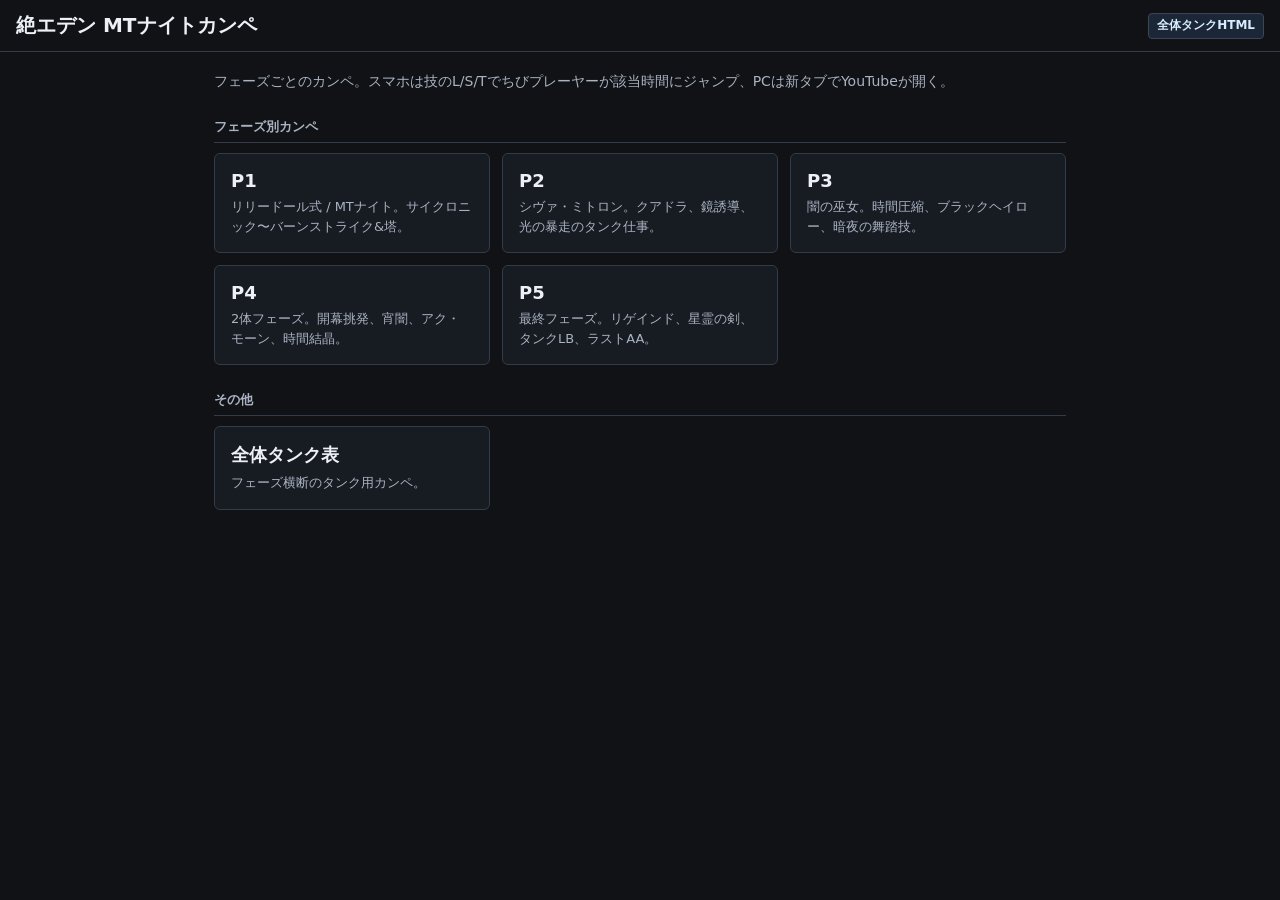
<file: index.html>
<!doctype html>
<html lang="ja">
<head>
  <meta charset="utf-8">
  <meta name="viewport" content="width=device-width, initial-scale=1">
  <title>絶エデン MTナイトカンペ 目次</title>
  <link rel="stylesheet" href="assets/css/style.css">
</head>
<body>
  <header>
    <h1>絶エデン MTナイトカンペ</h1>
    <nav class="refs" aria-label="参考リンク">
      <a href="sources/ultimate_eden_tank_cheatsheet.html">全体タンクHTML</a>
    </nav>
  </header>

  <div class="hub">
    <p class="hub-lead">フェーズごとのカンペ。スマホは技のL/S/Tでちびプレーヤーが該当時間にジャンプ、PCは新タブでYouTubeが開く。</p>

    <div class="hub-section-title">フェーズ別カンペ</div>
    <div class="hub-grid">
      <a class="hub-card" href="p1/">
        <h2>P1</h2>
        <p>リリードール式 / MTナイト。サイクロニック〜バーンストライク&塔。</p>
      </a>
      <a class="hub-card" href="p2/">
        <h2>P2</h2>
        <p>シヴァ・ミトロン。クアドラ、鏡誘導、光の暴走のタンク仕事。</p>
      </a>
      <a class="hub-card" href="p3/">
        <h2>P3</h2>
        <p>闇の巫女。時間圧縮、ブラックヘイロー、暗夜の舞踏技。</p>
      </a>
      <a class="hub-card" href="p4/">
        <h2>P4</h2>
        <p>2体フェーズ。開幕挑発、宵闇、アク・モーン、時間結晶。</p>
      </a>
      <a class="hub-card" href="p5/">
        <h2>P5</h2>
        <p>最終フェーズ。リゲインド、星霊の剣、タンクLB、ラストAA。</p>
      </a>
    </div>

    <div class="hub-section-title">その他</div>
    <div class="hub-grid">
      <a class="hub-card" href="sources/ultimate_eden_tank_cheatsheet.html">
        <h2>全体タンク表</h2>
        <p>フェーズ横断のタンク用カンペ。</p>
      </a>
    </div>
  </div>
</body>
</html>
</file>
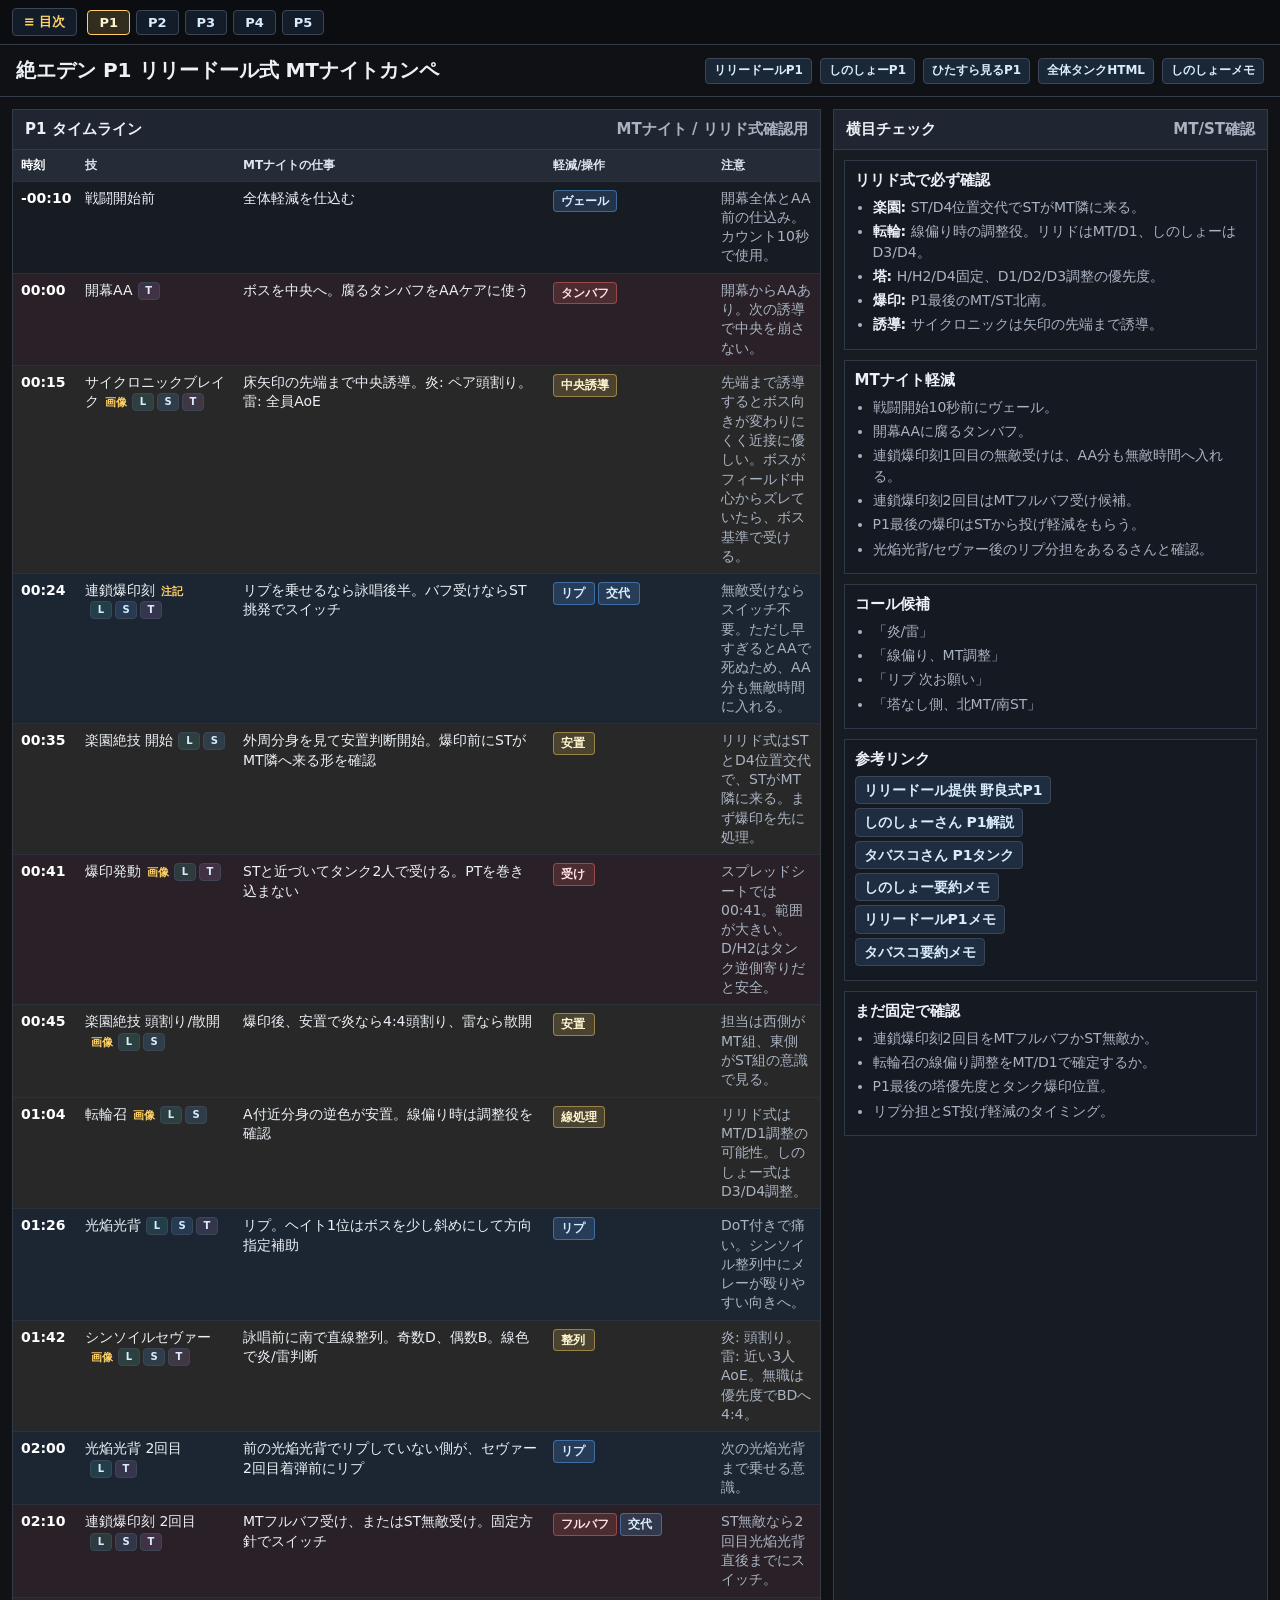
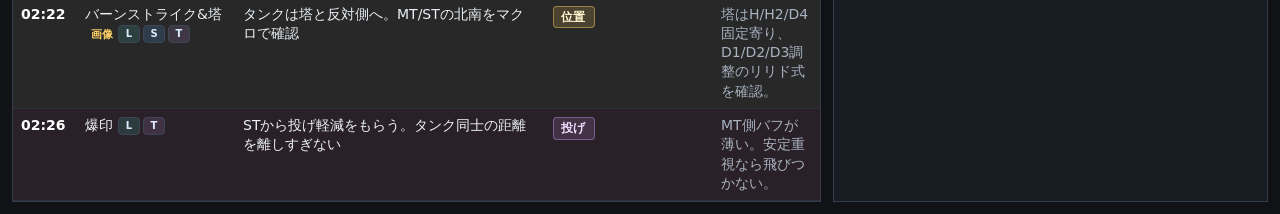
<file: p1/index.html>
<!doctype html>
<html lang="ja">
<head>
  <meta charset="utf-8">
  <meta name="viewport" content="width=device-width, initial-scale=1">
  <title>絶エデン P1 リリードール式 MTナイトカンペ</title>
  <link rel="stylesheet" href="../assets/css/style.css">
</head>
<body>
  <nav class="phasenav" aria-label="フェーズ切り替え">
    <a class="home" href="../">≡ 目次</a>
    <a class="current" href="../p1/">P1</a>
    <a href="../p2/">P2</a>
    <a href="../p3/">P3</a>
    <a href="../p4/">P4</a>
    <a href="../p5/">P5</a>
  </nav>

  <header>
    <h1>絶エデン P1 リリードール式 MTナイトカンペ</h1>
    <nav class="refs" aria-label="参考リンク">
      <a href="https://www.youtube.com/watch?v=0HDstP0aU_Y" target="_blank" rel="noreferrer">リリードールP1</a>
      <a href="https://www.youtube.com/watch?v=s2ULM2v7e5g" target="_blank" rel="noreferrer">しのしょーP1</a>
      <a href="https://www.youtube.com/watch?v=Ws3p-stlYuY" target="_blank" rel="noreferrer">ひたすら見るP1</a>
      <a href="../sources/ultimate_eden_tank_cheatsheet.html">全体タンクHTML</a>
      <a href="../sources/ultimate_eden_p1_shinosho_notes.md">しのしょーメモ</a>
    </nav>
  </header>

  <main>
    <section>
      <div class="section-title">
        <span>P1 タイムライン</span>
        <span class="note">MTナイト / リリド式確認用</span>
      </div>
      <table>
        <thead>
          <tr>
            <th class="time">時刻</th>
            <th class="trigger">技</th>
            <th class="task">MTナイトの仕事</th>
            <th class="mit">軽減/操作</th>
            <th>注意</th>
          </tr>
        </thead>
        <tbody>
          <tr class="mitigation">
            <td class="time">-00:10</td>
            <td>戦闘開始前</td>
            <td>全体軽減を仕込む</td>
            <td><span class="badge b-blue">ヴェール</span></td>
            <td class="note">開幕全体とAA前の仕込み。カウント10秒で使用。</td>
          </tr>
          <tr class="critical">
            <td class="time">00:00</td>
            <td>開幕AA<span class="srcs"><a class="src-t" href="https://www.youtube.com/watch?v=iPbWtNaFu2U&t=62s" target="_blank" rel="noreferrer" title="タバスコ: 開幕AAケア">T</a></span></td>
            <td>ボスを中央へ。腐るタンバフをAAケアに使う</td>
            <td><span class="badge b-red">タンバフ</span></td>
            <td class="note">開幕からAAあり。次の誘導で中央を崩さない。</td>
          </tr>
          <tr class="move clickable-row" data-toggle="cyclonic-detail" tabindex="0" aria-expanded="false">
            <td class="time">00:15</td>
            <td>サイクロニックブレイク<span class="toggle-hint">画像</span><span class="srcs"><a class="src-l" href="https://www.youtube.com/watch?v=0HDstP0aU_Y&t=50s" target="_blank" rel="noreferrer" title="リリードール: サイクロニックブレイク">L</a><a class="src-s" href="https://www.youtube.com/watch?v=s2ULM2v7e5g&t=14s" target="_blank" rel="noreferrer" title="しのしょー: サイクロニックブレイク">S</a><a class="src-t" href="https://www.youtube.com/watch?v=iPbWtNaFu2U&t=69s" target="_blank" rel="noreferrer" title="タバスコ: 中央誘導">T</a></span></td>
            <td>床矢印の先端まで中央誘導。炎: ペア頭割り。雷: 全員AoE</td>
            <td><span class="badge b-yellow">中央誘導</span></td>
            <td class="note">先端まで誘導するとボス向きが変わりにくく近接に優しい。ボスがフィールド中心からズレていたら、ボス基準で受ける。</td>
          </tr>
          <tr id="cyclonic-detail" class="detail-row">
            <td colspan="5">
              <div class="detail-panel">
                <figure class="figure">
                  <figcaption class="figure-title lightning">雷/青: 散開</figcaption>
                  <img src="../assets/img/p1/ultimate_eden_p1_lilidoll_cyclonic_spread01.jpg" alt="サイクロニックブレイク 雷青色 散開図">
                  <p class="figure-note lightning">ボスが雷・青色なら散開。全員が時計回りにずれる。遠隔とSTは離れる。</p>
                </figure>
                <figure class="figure">
                  <figcaption class="figure-title fire">炎/赤: ペア頭割り</figcaption>
                  <img src="../assets/img/p1/ultimate_eden_p1_lilidoll_cyclonic_spread02.jpg" alt="サイクロニックブレイク 炎赤色 ペア頭割り図">
                  <p class="figure-note fire">ボスが炎・赤色ならペア頭割り。タンク/ヒラは反時計、DPSは時計回りにずれる。</p>
                </figure>
              </div>
            </td>
          </tr>
          <tr class="party clickable-row" data-toggle="bakuhatsu-detail" tabindex="0" aria-expanded="false">
            <td class="time">00:24</td>
            <td>連鎖爆印刻<span class="toggle-hint">注記</span><span class="srcs"><a class="src-l" href="https://www.youtube.com/watch?v=0HDstP0aU_Y&t=119s" target="_blank" rel="noreferrer" title="リリードール: 爆印タンク強攻撃">L</a><a class="src-s" href="https://www.youtube.com/watch?v=s2ULM2v7e5g&t=63s" target="_blank" rel="noreferrer" title="しのしょー: 連鎖爆印刻">S</a><a class="src-t" href="https://www.youtube.com/watch?v=iPbWtNaFu2U&t=84s" target="_blank" rel="noreferrer" title="タバスコ: リプ/スイッチ">T</a></span></td>
            <td>リプを乗せるなら詠唱後半。バフ受けならST挑発でスイッチ</td>
            <td><span class="badge b-blue">リプ</span><span class="badge b-blue">交代</span></td>
            <td class="note">無敵受けならスイッチ不要。ただし早すぎるとAAで死ぬため、AA分も無敵時間に入れる。</td>
          </tr>
          <tr id="bakuhatsu-detail" class="detail-row">
            <td colspan="5">
              <div class="detail-panel">
                <div class="figure">
                  <p class="figure-title">リリードール動画内注記</p>
                  <p class="figure-note">野良では2回目爆印刻をST無敵、P2開幕をMT無敵にすることが多く、1回目爆印刻はバフ受けスイッチが多い。</p>
                  <p class="figure-note">バフ受けは詠唱中に挑発。MTは詠唱真ん中くらいからランパートを炊くと、後の爆発にも乗る。</p>
                  <p class="figure-note">爆発より1回目の攻撃が痛いため、リプ + フルバフ推奨。センチネル/ブルワーク等はランパより先に炊く運用例。</p>
                  <p class="figure-note">ナイトMTはP3誘導で無敵を使うことが多いため、リキャスト都合で2回目爆印刻をMTナイト無敵、P2をST無敵にする処理例あり。P3誘導はバフ受けも可能なのでPTで相談。</p>
                </div>
              </div>
            </td>
          </tr>
          <tr class="move">
            <td class="time">00:35</td>
            <td>楽園絶技 開始<span class="srcs"><a class="src-l" href="https://www.youtube.com/watch?v=0HDstP0aU_Y&t=149s" target="_blank" rel="noreferrer" title="リリードール: 楽園絶技">L</a><a class="src-s" href="https://www.youtube.com/watch?v=s2ULM2v7e5g&t=87s" target="_blank" rel="noreferrer" title="しのしょー: 楽園絶技">S</a></span></td>
            <td>外周分身を見て安置判断開始。爆印前にSTがMT隣へ来る形を確認</td>
            <td><span class="badge b-yellow">安置</span></td>
            <td class="note">リリド式はSTとD4位置交代で、STがMT隣に来る。まず爆印を先に処理。</td>
          </tr>
          <tr class="critical clickable-row" data-toggle="rakuen-bakuhatsu-detail" tabindex="0" aria-expanded="false">
            <td class="time">00:41</td>
            <td>爆印発動<span class="toggle-hint">画像</span><span class="srcs"><a class="src-l" href="https://www.youtube.com/watch?v=0HDstP0aU_Y&t=175s" target="_blank" rel="noreferrer" title="リリードール: STがMT隣へ">L</a><a class="src-t" href="https://www.youtube.com/watch?v=iPbWtNaFu2U&t=107s" target="_blank" rel="noreferrer" title="タバスコ: 爆印デバフ処理">T</a></span></td>
            <td>STと近づいてタンク2人で受ける。PTを巻き込まない</td>
            <td><span class="badge b-red">受け</span></td>
            <td class="note">スプレッドシートでは00:41。範囲が大きい。D/H2はタンク逆側寄りだと安全。</td>
          </tr>
          <tr id="rakuen-bakuhatsu-detail" class="detail-row">
            <td colspan="5">
              <div class="detail-panel">
                <figure class="figure">
                  <figcaption class="figure-title">楽園絶技中の爆印位置</figcaption>
                  <img src="../assets/img/p1/ultimate_eden_p1_lilidoll_rakuen_spread01.jpg" alt="楽園絶技中の爆印位置図">
                  <p class="figure-note">直前の連鎖爆印刻の爆発をタンク2人で受けるため、MT/STが近くにいる。</p>
                </figure>
              </div>
            </td>
          </tr>
          <tr class="move clickable-row" data-toggle="rakuen-detail" tabindex="0" aria-expanded="false">
            <td class="time">00:45</td>
            <td>楽園絶技 頭割り/散開<span class="toggle-hint">画像</span><span class="srcs"><a class="src-l" href="https://www.youtube.com/watch?v=0HDstP0aU_Y&t=149s" target="_blank" rel="noreferrer" title="リリードール: 楽園絶技">L</a><a class="src-s" href="https://www.youtube.com/watch?v=s2ULM2v7e5g&t=87s" target="_blank" rel="noreferrer" title="しのしょー: 楽園絶技">S</a></span></td>
            <td>爆印後、安置で炎なら4:4頭割り、雷なら散開</td>
            <td><span class="badge b-yellow">安置</span></td>
            <td class="note">担当は西側がMT組、東側がST組の意識で見る。</td>
          </tr>
          <tr id="rakuen-detail" class="detail-row">
            <td colspan="5">
              <div class="detail-panel">
                <figure class="figure">
                  <figcaption class="figure-title fire">B,D安置 炎/赤: 4:4頭割り</figcaption>
                  <img src="../assets/img/p1/ultimate_eden_p1_lilidoll_rakuen_spread02.jpg" alt="楽園絶技 B,D安置 炎赤色 4:4頭割り散開図">
                  <p class="figure-note">担当はMT組: A〜3 / ST組: 1〜C。図の安置は一例。</p>
                </figure>
                <figure class="figure">
                  <figcaption class="figure-title lightning">2,4安置 雷/青: 散開</figcaption>
                  <img src="../assets/img/p1/ultimate_eden_p1_lilidoll_rakuen_spread03.jpg" alt="楽園絶技 2,4安置 雷青色 散開図">
                  <p class="figure-note lightning">赤文字注記はB,D安置と同じ。図だとSTが少し内側になっているが、しっかり外周へ散開する。</p>
                </figure>
                <div class="figure">
                  <p class="figure-title">リリードール動画内注記</p>
                  <p class="figure-note">担当マーカーに違和感はあるが、マーカー配置は今さら変えられない。Aを含めた西側 / Cを含めた東側で考える。</p>
                  <p class="figure-note">内側に動く時、ジャンプすると紛らわしいため歩いて動く。</p>
                  <p class="figure-note">安置が分かったくらいで陣、ケーラを使うと、もう1個後の4:4頭割りでちょうどリキャストが返る。</p>
                </div>
              </div>
            </td>
          </tr>
          <tr class="move clickable-row" data-toggle="tenrin-detail" tabindex="0" aria-expanded="false">
            <td class="time">01:04</td>
            <td>転輪召<span class="toggle-hint">画像</span><span class="srcs"><a class="src-l" href="https://www.youtube.com/watch?v=0HDstP0aU_Y&t=257s" target="_blank" rel="noreferrer" title="リリードール: 転輪召/線調整">L</a><a class="src-s" href="https://www.youtube.com/watch?v=s2ULM2v7e5g&t=240s" target="_blank" rel="noreferrer" title="しのしょー: 転輪召">S</a></span></td>
            <td>A付近分身の逆色が安置。線偏り時は調整役を確認</td>
            <td><span class="badge b-yellow">線処理</span></td>
            <td class="note">リリド式はMT/D1調整の可能性。しのしょー式はD3/D4調整。</td>
          </tr>
          <tr id="tenrin-detail" class="detail-row">
            <td colspan="5">
              <div class="detail-panel">
                <figure class="figure">
                  <figcaption class="figure-title lightning">転輪召 雷/横</figcaption>
                  <img src="../assets/img/p1/ultimate_eden_p1_lilidoll_tenrin_spread01.jpg" alt="転輪召 安全円確認図1">
                  <p class="figure-note lightning">A付近分身の逆色が安置。雷は横に広がる直線範囲。</p>
                </figure>
                <figure class="figure">
                  <figcaption class="figure-title fire">転輪召 炎/縦ノックバック</figcaption>
                  <img src="../assets/img/p1/ultimate_eden_p1_lilidoll_tenrin_spread02.jpg" alt="転輪召 安全円確認図2">
                  <p class="figure-note fire">A付近分身の逆色が安置。炎は縦直線後ノックバック。</p>
                </figure>
                <figure class="figure">
                  <figcaption class="figure-title">転輪召 線処理</figcaption>
                  <img src="../assets/img/p1/ultimate_eden_p1_lilidoll_tenrin_line01.jpg" alt="転輪召 線処理図">
                  <p class="figure-note">頭割り: THは北、DPSは南。頭割り調整: MT/D1。</p>
                  <p class="figure-note">優先順位: 北 H1 H2 MT ST D1 D2 D3 D4 南。</p>
                </figure>
                <figure class="figure">
                  <figcaption class="figure-title">転輪召 ノックバック後4:4</figcaption>
                  <img src="../assets/img/p1/ultimate_eden_p1_lilidoll_tenrin_line02.jpg" alt="転輪召 ノックバック後4:4頭割り図">
                  <p class="figure-note">ノックバック後は、ボスが戻ってきたらすぐ殴れるように中央へ寄って4:4頭割り。</p>
                </figure>
              </div>
            </td>
          </tr>
          <tr class="party">
            <td class="time">01:26</td>
            <td>光焔光背<span class="srcs"><a class="src-l" href="https://www.youtube.com/watch?v=0HDstP0aU_Y&t=421s" target="_blank" rel="noreferrer" title="リリードール: 光焔光背">L</a><a class="src-s" href="https://www.youtube.com/watch?v=s2ULM2v7e5g&t=276s" target="_blank" rel="noreferrer" title="しのしょー: 光焔光背">S</a><a class="src-t" href="https://www.youtube.com/watch?v=iPbWtNaFu2U&t=157s" target="_blank" rel="noreferrer" title="タバスコ: 光焔光背リプ">T</a></span></td>
            <td>リプ。ヘイト1位はボスを少し斜めにして方向指定補助</td>
            <td><span class="badge b-blue">リプ</span></td>
            <td class="note">DoT付きで痛い。シンソイル整列中にメレーが殴りやすい向きへ。</td>
          </tr>
          <tr class="move clickable-row" data-toggle="sever-detail" tabindex="0" aria-expanded="false">
            <td class="time">01:42</td>
            <td>シンソイルセヴァー<span class="toggle-hint">画像</span><span class="srcs"><a class="src-l" href="https://www.youtube.com/watch?v=0HDstP0aU_Y&t=435s" target="_blank" rel="noreferrer" title="リリードール: シンソイルセヴァー">L</a><a class="src-s" href="https://www.youtube.com/watch?v=s2ULM2v7e5g&t=287s" target="_blank" rel="noreferrer" title="しのしょー: シンソイルセヴァー">S</a><a class="src-t" href="https://www.youtube.com/watch?v=iPbWtNaFu2U&t=181s" target="_blank" rel="noreferrer" title="タバスコ: セヴァー後リプ">T</a></span></td>
            <td>詠唱前に南で直線整列。奇数D、偶数B。線色で炎/雷判断</td>
            <td><span class="badge b-yellow">整列</span></td>
            <td class="note">炎: 頭割り。雷: 近い3人AoE。無職は優先度でBDへ4:4。</td>
          </tr>
          <tr id="sever-detail" class="detail-row">
            <td colspan="5">
              <div class="detail-panel">
                <figure class="figure">
                  <figcaption class="figure-title">シンソイルセヴァー 整列優先度</figcaption>
                  <img src="../assets/img/p1/ultimate_eden_p1_lilidoll_sever_spread01.jpg" alt="シンソイルセヴァー 整列優先度図">
                  <p class="figure-note">優先順位: フェーズ1は全部北西からヒラタンクDPS。</p>
                  <p class="figure-note">並び順: 北/西 H1 H2 MT ST D1 D2 D3 D4 南/東。</p>
                </figure>
                <figure class="figure">
                  <figcaption class="figure-title">シンソイルセヴァー 処理例 1</figcaption>
                  <img src="../assets/img/p1/ultimate_eden_p1_lilidoll_sever_spread02.jpg" alt="シンソイルセヴァー 処理例1">
                  <p class="figure-note">線付き/無職が優先度で左右に分かれる。</p>
                </figure>
                <figure class="figure">
                  <figcaption class="figure-title">シンソイルセヴァー 処理例 2</figcaption>
                  <img src="../assets/img/p1/ultimate_eden_p1_lilidoll_sever_spread03.jpg" alt="シンソイルセヴァー 処理例2">
                  <p class="figure-note fire">炎/頭割り寄りの配置確認。</p>
                </figure>
                <figure class="figure">
                  <figcaption class="figure-title">シンソイルセヴァー 処理例 3</figcaption>
                  <img src="../assets/img/p1/ultimate_eden_p1_lilidoll_sever_spread04.jpg" alt="シンソイルセヴァー 処理例3">
                  <p class="figure-note lightning">雷/散開寄りの配置確認。</p>
                </figure>
              </div>
            </td>
          </tr>
          <tr class="party">
            <td class="time">02:00</td>
            <td>光焔光背 2回目<span class="srcs"><a class="src-l" href="https://www.youtube.com/watch?v=0HDstP0aU_Y&t=605s" target="_blank" rel="noreferrer" title="リリードール: セヴァー後光焔光背">L</a><a class="src-t" href="https://www.youtube.com/watch?v=iPbWtNaFu2U&t=181s" target="_blank" rel="noreferrer" title="タバスコ: 2回目着弾前リプ">T</a></span></td>
            <td>前の光焔光背でリプしていない側が、セヴァー2回目着弾前にリプ</td>
            <td><span class="badge b-blue">リプ</span></td>
            <td class="note">次の光焔光背まで乗せる意識。</td>
          </tr>
          <tr class="critical">
            <td class="time">02:10</td>
            <td>連鎖爆印刻 2回目<span class="srcs"><a class="src-l" href="https://www.youtube.com/watch?v=0HDstP0aU_Y&t=615s" target="_blank" rel="noreferrer" title="リリードール: P1最後のギミック前">L</a><a class="src-s" href="https://www.youtube.com/watch?v=s2ULM2v7e5g&t=344s" target="_blank" rel="noreferrer" title="しのしょー: バーンストライク&塔">S</a><a class="src-t" href="https://www.youtube.com/watch?v=iPbWtNaFu2U&t=198s" target="_blank" rel="noreferrer" title="タバスコ: 2回目連鎖爆印刻">T</a></span></td>
            <td>MTフルバフ受け、またはST無敵受け。固定方針でスイッチ</td>
            <td><span class="badge b-red">フルバフ</span><span class="badge b-blue">交代</span></td>
            <td class="note">ST無敵なら2回目光焔光背直後までにスイッチ。</td>
          </tr>
          <tr class="move clickable-row" data-toggle="tower-detail" tabindex="0" aria-expanded="false">
            <td class="time">02:22</td>
            <td>バーンストライク&塔<span class="toggle-hint">画像</span><span class="srcs"><a class="src-l" href="https://www.youtube.com/watch?v=0HDstP0aU_Y&t=626s" target="_blank" rel="noreferrer" title="リリードール: バーンストライク/塔">L</a><a class="src-s" href="https://www.youtube.com/watch?v=s2ULM2v7e5g&t=344s" target="_blank" rel="noreferrer" title="しのしょー: バーンストライク&塔">S</a><a class="src-t" href="https://www.youtube.com/watch?v=iPbWtNaFu2U&t=213s" target="_blank" rel="noreferrer" title="タバスコ: 最後の爆印/投げ軽減">T</a></span></td>
            <td>タンクは塔と反対側へ。MT/STの北南をマクロで確認</td>
            <td><span class="badge b-yellow">位置</span></td>
            <td class="note">塔はH/H2/D4固定寄り、D1/D2/D3調整のリリド式を確認。</td>
          </tr>
          <tr id="tower-detail" class="detail-row">
            <td colspan="5">
              <div class="detail-panel">
                <figure class="figure">
                  <figcaption class="figure-title">塔踏み + 爆印刻の爆発</figcaption>
                  <img src="../assets/img/p1/ultimate_eden_p1_lilidoll_tower_spread01.jpg" alt="バーンストライク 塔踏みと爆印刻の爆発図">
                  <p class="figure-note">タンクは塔がない側で爆印を処理。図ではMT/STが西側、塔処理組が東側。</p>
                </figure>
                <figure class="figure">
                  <figcaption class="figure-title">塔人数例</figcaption>
                  <img src="../assets/img/p1/ultimate_eden_p1_lilidoll_tower_spread02.jpg" alt="バーンストライク 塔人数例図">
                  <p class="figure-note">塔人数例: 北から2人用、1人用、3人用。</p>
                </figure>
              </div>
            </td>
          </tr>
          <tr class="critical">
            <td class="time">02:26</td>
            <td>爆印<span class="srcs"><a class="src-l" href="https://www.youtube.com/watch?v=0HDstP0aU_Y&t=690s" target="_blank" rel="noreferrer" title="リリードール: タンク爆印位置">L</a><a class="src-t" href="https://www.youtube.com/watch?v=iPbWtNaFu2U&t=213s" target="_blank" rel="noreferrer" title="タバスコ: STからMTへ投げ軽減">T</a></span></td>
            <td>STから投げ軽減をもらう。タンク同士の距離を離しすぎない</td>
            <td><span class="badge b-purple">投げ</span></td>
            <td class="note">MT側バフが薄い。安定重視なら飛びつかない。</td>
          </tr>
        </tbody>
      </table>
    </section>

    <section>
      <div class="section-title">
        <span>横目チェック</span>
        <span class="note">MT/ST確認</span>
      </div>
      <div class="cards">
        <article class="card">
          <h2>リリド式で必ず確認</h2>
          <ul>
            <li><span class="big">楽園:</span> ST/D4位置交代でSTがMT隣に来る。</li>
            <li><span class="big">転輪:</span> 線偏り時の調整役。リリドはMT/D1、しのしょーはD3/D4。</li>
            <li><span class="big">塔:</span> H/H2/D4固定、D1/D2/D3調整の優先度。</li>
            <li><span class="big">爆印:</span> P1最後のMT/ST北南。</li>
            <li><span class="big">誘導:</span> サイクロニックは矢印の先端まで誘導。</li>
          </ul>
        </article>

        <article class="card">
          <h2>MTナイト軽減</h2>
          <ul>
            <li>戦闘開始10秒前にヴェール。</li>
            <li>開幕AAに腐るタンバフ。</li>
            <li>連鎖爆印刻1回目の無敵受けは、AA分も無敵時間へ入れる。</li>
            <li>連鎖爆印刻2回目はMTフルバフ受け候補。</li>
            <li>P1最後の爆印はSTから投げ軽減をもらう。</li>
            <li>光焔光背/セヴァー後のリプ分担をあるるさんと確認。</li>
          </ul>
        </article>

        <article class="card">
          <h2>コール候補</h2>
          <ul>
            <li>「炎/雷」</li>
            <li>「線偏り、MT調整」</li>
            <li>「リプ 次お願い」</li>
            <li>「塔なし側、北MT/南ST」</li>
          </ul>
        </article>

        <article class="card">
          <h2>参考リンク</h2>
          <p><a class="link" href="https://www.youtube.com/watch?v=0HDstP0aU_Y" target="_blank" rel="noreferrer">リリードール提供 野良式P1</a></p>
          <p><a class="link" href="https://www.youtube.com/watch?v=s2ULM2v7e5g" target="_blank" rel="noreferrer">しのしょーさん P1解説</a></p>
          <p><a class="link" href="https://www.youtube.com/watch?v=iPbWtNaFu2U&t=60s" target="_blank" rel="noreferrer">タバスコさん P1タンク</a></p>
          <p><a class="link" href="../sources/ultimate_eden_p1_shinosho_notes.md">しのしょー要約メモ</a></p>
          <p><a class="link" href="../sources/ultimate_eden_p1_lilidoll_notes.md">リリードールP1メモ</a></p>
          <p><a class="link" href="../sources/ultimate_eden_tank_tabasco_notes.md">タバスコ要約メモ</a></p>
        </article>

        <article class="card">
          <h2>まだ固定で確認</h2>
          <ul>
            <li>連鎖爆印刻2回目をMTフルバフかST無敵か。</li>
            <li>転輪召の線偏り調整をMT/D1で確定するか。</li>
            <li>P1最後の塔優先度とタンク爆印位置。</li>
            <li>リプ分担とST投げ軽減のタイミング。</li>
          </ul>
        </article>
      </div>
    </section>
  </main>

  <div id="ytdock" class="ytdock" hidden>
    <div class="ytdock-bar">
      <span id="ytdock-label">参考動画</span>
      <span class="ytdock-btns">
        <button id="ytdock-min" type="button" aria-label="最小化" title="最小化">_</button>
        <button id="ytdock-close" type="button" aria-label="閉じる" title="閉じる">×</button>
      </span>
    </div>
    <div id="ytplayer"></div>
  </div>

  <script src="../assets/js/player.js"></script>
</body>
</html>
</file>
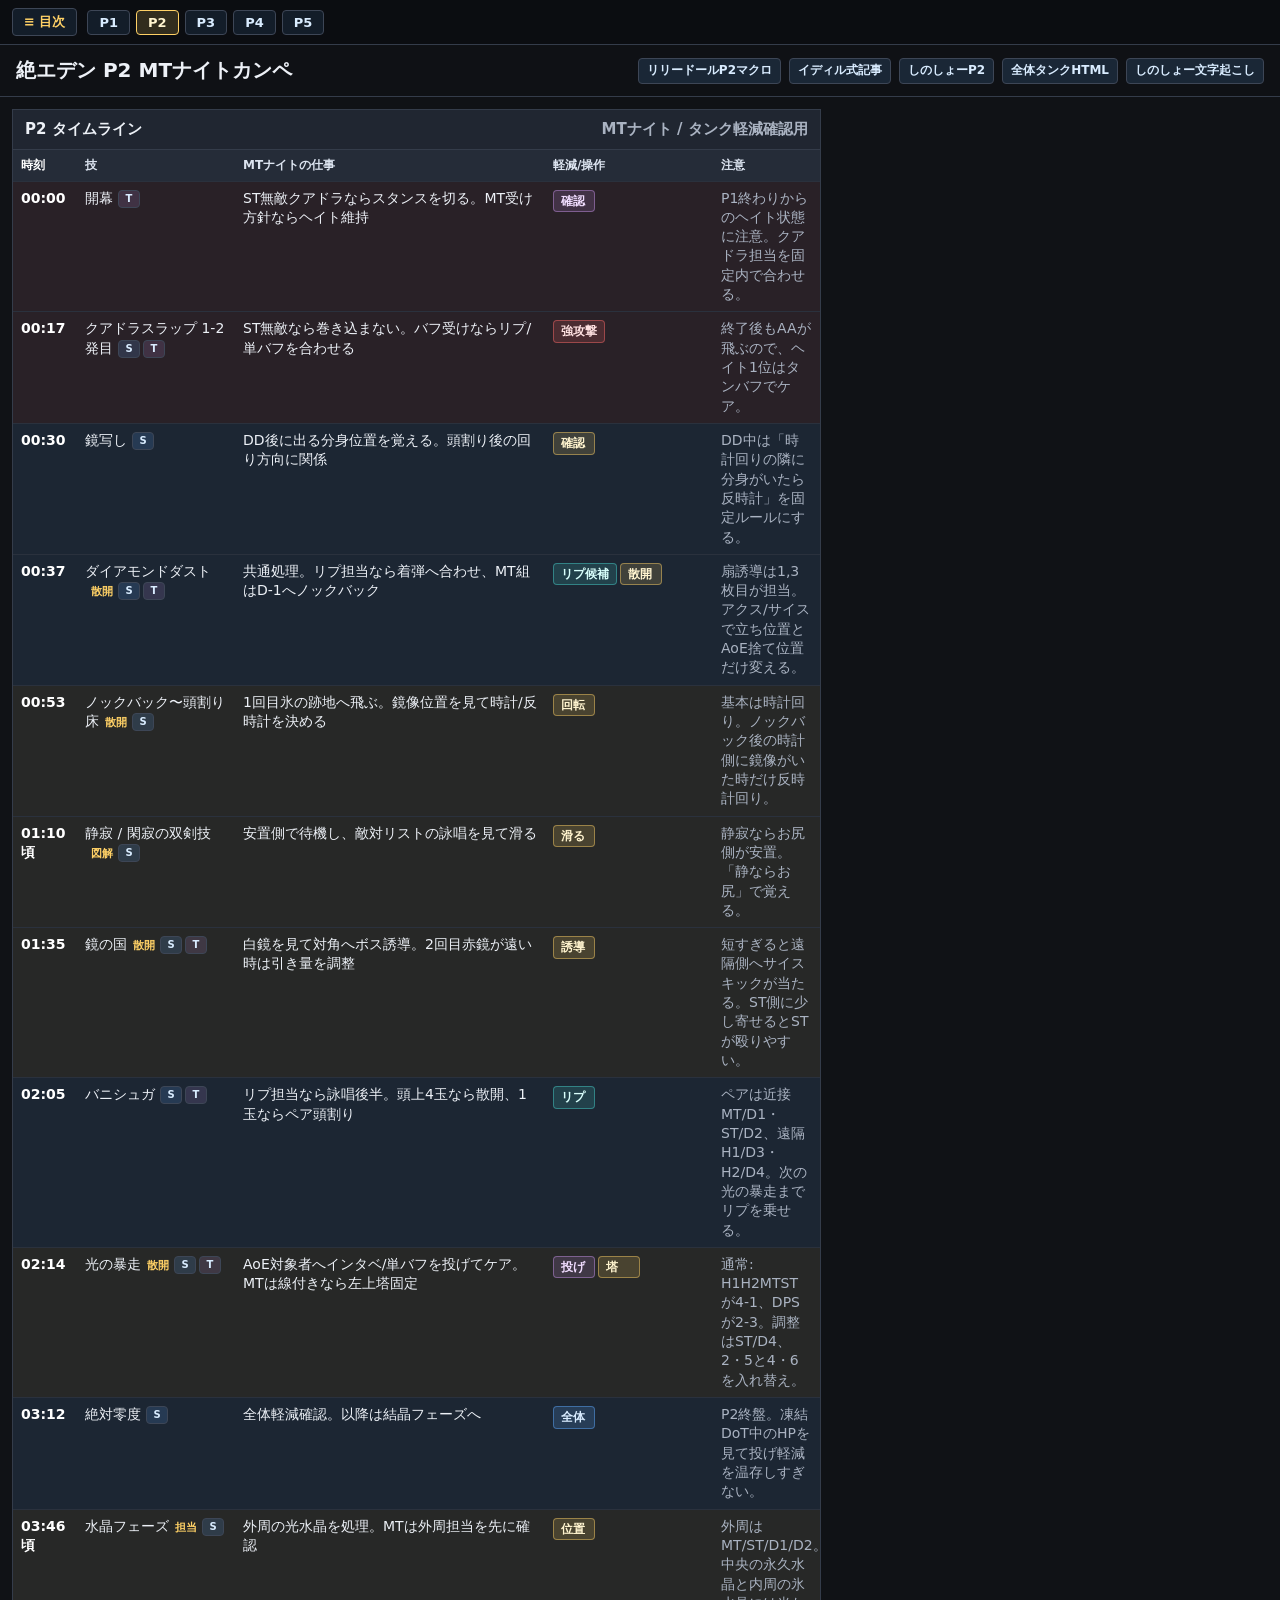
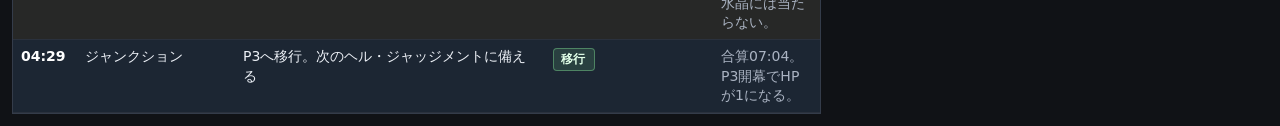
<file: p2/index.html>
<!doctype html>
<html lang="ja">
<head>
  <meta charset="utf-8">
  <meta name="viewport" content="width=device-width, initial-scale=1">
  <title>絶エデン P2 MTナイトカンペ</title>
  <link rel="stylesheet" href="../assets/css/style.css">
</head>
<body>
  <nav class="phasenav" aria-label="フェーズ切り替え">
    <a class="home" href="../">≡ 目次</a>
    <a href="../p1/">P1</a>
    <a class="current" href="../p2/">P2</a>
    <a href="../p3/">P3</a>
    <a href="../p4/">P4</a>
    <a href="../p5/">P5</a>
  </nav>

  <header>
    <h1>絶エデン P2 MTナイトカンペ</h1>
    <nav class="refs" aria-label="参考リンク">
      <a href="https://jp.finalfantasyxiv.com/lodestone/character/34120564/blog/5500375/" target="_blank" rel="noreferrer">リリードールP2マクロ</a>
      <a href="https://kanatan.info/archives/38569803.html" target="_blank" rel="noreferrer">イディル式記事</a>
      <a href="https://www.youtube.com/watch?v=u7yy2BMyaIU" target="_blank" rel="noreferrer">しのしょーP2</a>
      <a href="../sources/ultimate_eden_tank_cheatsheet.html">全体タンクHTML</a>
      <a href="../sources/ultimate_eden_p2_shinosho_transcript.txt">しのしょー文字起こし</a>
    </nav>
  </header>

  <main>
    <section>
      <div class="section-title">
        <span>P2 タイムライン</span>
        <span class="note">MTナイト / タンク軽減確認用</span>
      </div>
      <table>
        <thead>
          <tr>
            <th class="time">時刻</th>
            <th class="trigger">技</th>
            <th class="task">MTナイトの仕事</th>
            <th class="mit">軽減/操作</th>
            <th>注意</th>
          </tr>
        </thead>
        <tbody>
          <tr class="critical">
            <td class="time">00:00</td>
            <td>開幕<span class="srcs"><a class="src-t" href="https://www.youtube.com/watch?v=iPbWtNaFu2U&t=237s" target="_blank" rel="noreferrer" title="タバスコ: P2開幕">T</a></span></td>
            <td>ST無敵クアドラならスタンスを切る。MT受け方針ならヘイト維持</td>
            <td><span class="badge b-purple">確認</span></td>
            <td class="note">P1終わりからのヘイト状態に注意。クアドラ担当を固定内で合わせる。</td>
          </tr>
          <tr class="critical">
            <td class="time">00:17</td>
            <td>クアドラスラップ 1-2発目<span class="srcs"><a class="src-s" href="https://www.youtube.com/watch?v=u7yy2BMyaIU&t=7s" target="_blank" rel="noreferrer" title="しのしょー: クアドラスラップ">S</a><a class="src-t" href="https://www.youtube.com/watch?v=iPbWtNaFu2U&t=245s" target="_blank" rel="noreferrer" title="タバスコ: クアドラスラップ">T</a></span></td>
            <td>ST無敵なら巻き込まない。バフ受けならリプ/単バフを合わせる</td>
            <td><span class="badge b-red">強攻撃</span></td>
            <td class="note">終了後もAAが飛ぶので、ヘイト1位はタンバフでケア。</td>
          </tr>
          <tr class="party">
            <td class="time">00:30</td>
            <td>鏡写し<span class="srcs"><a class="src-s" href="https://www.youtube.com/watch?v=u7yy2BMyaIU&t=25s" target="_blank" rel="noreferrer" title="しのしょー: 鏡写し">S</a></span></td>
            <td>DD後に出る分身位置を覚える。頭割り後の回り方向に関係</td>
            <td><span class="badge b-yellow">確認</span></td>
            <td class="note">DD中は「時計回りの隣に分身がいたら反時計」を固定ルールにする。</td>
          </tr>
          <tr class="party clickable-row" data-toggle="p2-dd-detail" tabindex="0" aria-expanded="false">
            <td class="time">00:37</td>
            <td>ダイアモンドダスト<span class="toggle-hint">散開</span><span class="srcs"><a class="src-s" href="https://www.youtube.com/watch?v=u7yy2BMyaIU&t=32s" target="_blank" rel="noreferrer" title="しのしょー: ダイアモンドダスト概要">S</a><a class="src-t" href="https://www.youtube.com/watch?v=iPbWtNaFu2U&t=271s" target="_blank" rel="noreferrer" title="タバスコ: ダイアモンドダスト">T</a></span></td>
            <td>共通処理。リプ担当なら着弾へ合わせ、MT組はD-1へノックバック</td>
            <td><span class="badge b-cyan">リプ候補</span><span class="badge b-yellow">散開</span></td>
            <td class="note">扇誘導は1,3枚目が担当。アクス/サイスで立ち位置とAoE捨て位置だけ変える。</td>
          </tr>
          <tr id="p2-dd-detail" class="detail-row">
            <td colspan="5">
              <div class="detail-panel">
                <div class="figure">
                  <p class="figure-title">アクスキック / 薙ぎ払う</p>
                  <img src="../assets/img/p2/ultimate_eden_p2_dd_axe_idyllshire.png" alt="ダイアモンドダスト アクスキック 散開図">
                  <p class="figure-note">扇誘導は近い4人。敵対リストの詠唱完了で中央へ戻るならスプリント不要、扇エフェクト後ならスプリント必須。</p>
                  <p class="figure-note">マーカー対象者は最外周でAoE着弾を見てから中央へ戻る。</p>
                </div>
                <div class="figure">
                  <p class="figure-title">サイスキック / 刈り取る</p>
                  <img src="../assets/img/p2/ultimate_eden_p2_dd_scythe_idyllshire.png" alt="ダイアモンドダスト サイスキック 散開図">
                  <p class="figure-note">扇誘導はボスへ寄りすぎず、サイスの内側安置へ。マーカー対象者も先に安置へ入る。</p>
                  <p class="figure-note">サイス発動後にマーカーAoEを捨てに行く。アクスと順番を混同しない。</p>
                </div>
              </div>
            </td>
          </tr>
          <tr class="move clickable-row" data-toggle="p2-dd-knockback-detail" tabindex="0" aria-expanded="false">
            <td class="time">00:53</td>
            <td>ノックバック〜頭割り床<span class="toggle-hint">散開</span><span class="srcs"><a class="src-s" href="https://www.youtube.com/watch?v=u7yy2BMyaIU&t=124s" target="_blank" rel="noreferrer" title="しのしょー: DD ノックバック後">S</a></span></td>
            <td>1回目氷の跡地へ飛ぶ。鏡像位置を見て時計/反時計を決める</td>
            <td><span class="badge b-yellow">回転</span></td>
            <td class="note">基本は時計回り。ノックバック後の時計側に鏡像がいた時だけ反時計回り。</td>
          </tr>
          <tr id="p2-dd-knockback-detail" class="detail-row">
            <td colspan="5">
              <div class="detail-panel">
                <div class="figure">
                  <p class="figure-title">ノックバック先</p>
                  <img src="../assets/img/p2/ultimate_eden_p2_dd_knockback_idyllshire.png" alt="ダイアモンドダスト ノックバック先図">
                  <p class="figure-note">1〜D側: MT/H1/D1/D3。B〜3側: ST/H2/D2/D4。飛ぶ前に巫女の鏡像位置を確認。</p>
                </div>
                <div class="figure">
                  <p class="figure-title">基本: 時計回り</p>
                  <img src="../assets/img/p2/ultimate_eden_p2_dd_clockwise_idyllshire.png" alt="ダイアモンドダスト ノックバック後 時計回り図">
                  <p class="figure-note">頭割り床を詰めて捨て、4個目AoE前で視線を避けて待機。外周の床凍結へ備える。</p>
                </div>
                <div class="figure">
                  <p class="figure-title">例外: 反時計回り</p>
                  <img src="../assets/img/p2/ultimate_eden_p2_dd_counterclockwise_idyllshire.png" alt="ダイアモンドダスト ノックバック後 反時計回り図">
                  <p class="figure-note">ノックバック後の時計側に巫女の鏡像がいた時だけ反時計回り。判断を急がず、鏡像位置を先に見る。</p>
                </div>
              </div>
            </td>
          </tr>
          <tr class="move clickable-row" data-toggle="p2-dd-seijaku-detail" tabindex="0" aria-expanded="false">
            <td class="time">01:10頃</td>
            <td>静寂 / 閑寂の双剣技<span class="toggle-hint">図解</span><span class="srcs"><a class="src-s" href="https://www.youtube.com/watch?v=u7yy2BMyaIU&t=187s" target="_blank" rel="noreferrer" title="しのしょー: 静寂/閑寂の双剣技">S</a></span></td>
            <td>安置側で待機し、敵対リストの詠唱を見て滑る</td>
            <td><span class="badge b-yellow">滑る</span></td>
            <td class="note">静寂ならお尻側が安置。「静ならお尻」で覚える。</td>
          </tr>
          <tr id="p2-dd-seijaku-detail" class="detail-row">
            <td colspan="5">
              <div class="detail-panel">
                <div class="figure">
                  <p class="figure-title">静寂 / 閑寂の双剣技</p>
                  <img src="../assets/img/p2/ultimate_eden_p2_dd_seijaku_kanjaku_idyllshire.png" alt="ダイアモンドダスト 静寂と閑寂の双剣技図">
                  <p class="figure-note">静寂: 前面→背面。背面安置から前面へ滑る。閑寂: 背面→前面。前面安置から背面へ滑る。</p>
                  <p class="figure-note">安置側で待機し、敵対リストの詠唱8割〜完了に合わせて移動。早滑りしない。</p>
                </div>
              </div>
            </td>
          </tr>
          <tr class="move clickable-row" data-toggle="p2-mirror-detail" tabindex="0" aria-expanded="false">
            <td class="time">01:35</td>
            <td>鏡の国<span class="toggle-hint">散開</span><span class="srcs"><a class="src-s" href="https://www.youtube.com/watch?v=u7yy2BMyaIU&t=319s" target="_blank" rel="noreferrer" title="しのしょー: 鏡の国">S</a><a class="src-t" href="https://www.youtube.com/watch?v=iPbWtNaFu2U&t=315s" target="_blank" rel="noreferrer" title="タバスコ: 鏡の国誘導">T</a></span></td>
            <td>白鏡を見て対角へボス誘導。2回目赤鏡が遠い時は引き量を調整</td>
            <td><span class="badge b-yellow">誘導</span></td>
            <td class="note">短すぎると遠隔側へサイスキックが当たる。ST側に少し寄せるとSTが殴りやすい。</td>
          </tr>
          <tr id="p2-mirror-detail" class="detail-row">
            <td colspan="5">
              <div class="detail-panel">
                <div class="figure">
                  <p class="figure-title">鏡の国 1回目</p>
                  <img src="../assets/img/p2/ultimate_eden_p2_mirror_first_idyllshire.png" alt="鏡の国 1回目の散開図">
                  <p class="figure-note">白鏡（図の青鏡）が先に発動。ボスは白鏡の反対側へ誘導し、扇の後は近い赤鏡へ寄る。</p>
                </div>
                <div class="figure">
                  <p class="figure-title">赤鏡 2回目</p>
                  <img src="../assets/img/p2/ultimate_eden_p2_mirror_second_idyllshire.png" alt="鏡の国 2回目の散開図">
                  <p class="figure-note">THは外周へ扇を誘導、DPSは赤鏡がない側へ。頭上1玉はTH反時計回りペア、4玉は基本散開。</p>
                  <p class="figure-note">白鏡が赤鏡の間に出た時は、時計回り側の鏡で誘導する。</p>
                </div>
              </div>
            </td>
          </tr>
          <tr class="party">
            <td class="time">02:05</td>
            <td>バニシュガ<span class="srcs"><a class="src-s" href="https://www.youtube.com/watch?v=u7yy2BMyaIU&t=385s" target="_blank" rel="noreferrer" title="しのしょー: バニシュガ">S</a><a class="src-t" href="https://www.youtube.com/watch?v=iPbWtNaFu2U&t=348s" target="_blank" rel="noreferrer" title="タバスコ: バニシュガ後半リプ">T</a></span></td>
            <td>リプ担当なら詠唱後半。頭上4玉なら散開、1玉ならペア頭割り</td>
            <td><span class="badge b-cyan">リプ</span></td>
            <td class="note">ペアは近接 MT/D1・ST/D2、遠隔 H1/D3・H2/D4。次の光の暴走までリプを乗せる。</td>
          </tr>
          <tr class="move clickable-row" data-toggle="p2-light-rampant-detail" tabindex="0" aria-expanded="false">
            <td class="time">02:14</td>
            <td>光の暴走<span class="toggle-hint">散開</span><span class="srcs"><a class="src-s" href="https://www.youtube.com/watch?v=u7yy2BMyaIU&t=392s" target="_blank" rel="noreferrer" title="しのしょー: 光の暴走">S</a><a class="src-t" href="https://www.youtube.com/watch?v=iPbWtNaFu2U&t=373s" target="_blank" rel="noreferrer" title="タバスコ: 光の暴走ケア">T</a></span></td>
            <td>AoE対象者へインタベ/単バフを投げてケア。MTは線付きなら左上塔固定</td>
            <td><span class="badge b-purple">投げ</span><span class="badge b-yellow">塔</span></td>
            <td class="note">通常: H1H2MTSTが4-1、DPSが2-3。調整はST/D4、2・5と4・6を入れ替え。</td>
          </tr>
          <tr id="p2-light-rampant-detail" class="detail-row">
            <td colspan="5">
              <div class="detail-panel">
                <div class="figure">
                  <p class="figure-title">光の暴走 初期位置 / 塔</p>
                  <img src="../assets/img/p2/ultimate_eden_p2_light_rampant_spread_idyllshire.png" alt="光の暴走 初期散開図">
                  <p class="figure-note">外周のターゲットサークルを使い、円を描くように8方向散開。詠唱後は線6人・AoE2人に分かれる。</p>
                </div>
                <div class="figure">
                  <p class="figure-title">MT: 線とAoE数で塔を決める</p>
                  <img src="../assets/img/p2/ultimate_eden_p2_light_rampant_mt.png" alt="光の暴走 MTの塔判断図">
                  <p class="figure-note">ヒラのAoEが0枚なら1、1枚なら5/C、2枚なら4。線が付いたら候補塔を早めに確定。</p>
                </div>
                <div class="figure">
                  <p class="figure-title">AoEの捨て方</p>
                  <img src="../assets/img/p2/ultimate_eden_p2_light_rampant_aoe.png" alt="光の暴走 AoEの捨て方図">
                  <p class="figure-note">1・3マーカーの内側から時計回りに5回。1側はC、3側はAへ寄り、1個目が消えてから移動する。</p>
                  <p class="figure-note">AoE2人は優先度で分担。H1 &gt; H2 &gt; MT &gt; ST &gt; D1 &gt; D2 &gt; D3 &gt; D4。高い人が1側、低い人が3側。</p>
                </div>
                <div class="figure">
                  <p class="figure-title">中央塔 / バニシュガ2</p>
                  <img src="../assets/img/p2/ultimate_eden_p2_light_rampant_center_tower_idyllshire.png" alt="光の暴走 中央塔図">
                  <p class="figure-note">AC側に分かれた後、遅延の黒い光デバフ2の4人が中央塔へ入る。</p>
                  <img src="../assets/img/p2/ultimate_eden_p2_light_rampant_banishga_idyllshire.png" alt="バニシュガ2 散開図">
                  <p class="figure-note">最後は頭上1玉ならTH反時計回りペア、4玉なら基本散開。</p>
                </div>
              </div>
            </td>
          </tr>
          <tr class="party">
            <td class="time">03:12</td>
            <td>絶対零度<span class="srcs"><a class="src-s" href="https://www.youtube.com/watch?v=u7yy2BMyaIU&t=687s" target="_blank" rel="noreferrer" title="しのしょー: 時間切れ/光の氾濫前">S</a></span></td>
            <td>全体軽減確認。以降は結晶フェーズへ</td>
            <td><span class="badge b-blue">全体</span></td>
            <td class="note">P2終盤。凍結DoT中のHPを見て投げ軽減を温存しすぎない。</td>
          </tr>
          <tr class="move clickable-row" data-toggle="p2-crystal-detail" tabindex="0" aria-expanded="false">
            <td class="time">03:46頃</td>
            <td>水晶フェーズ<span class="toggle-hint">担当</span><span class="srcs"><a class="src-s" href="https://www.youtube.com/watch?v=u7yy2BMyaIU&t=1018s" target="_blank" rel="noreferrer" title="しのしょー: 水晶フェーズ">S</a></span></td>
            <td>外周の光水晶を処理。MTは外周担当を先に確認</td>
            <td><span class="badge b-yellow">位置</span></td>
            <td class="note">外周はMT/ST/D1/D2。中央の永久水晶と内周の氷水晶には当たらない。</td>
          </tr>
          <tr id="p2-crystal-detail" class="detail-row">
            <td colspan="5">
              <div class="detail-panel">
                <div class="figure">
                  <p class="figure-title">水晶の担当位置</p>
                  <img src="../assets/img/p2/ultimate_eden_p2_crystal_positions_idyllshire.png" alt="水晶フェーズ 担当位置図">
                  <p class="figure-note">中央は永久水晶、内周4つは氷水晶、外周4つは光水晶。MT/ST/D1/D2が外周の光水晶を担当する。</p>
                </div>
                <div class="figure">
                  <p class="figure-title">水晶を壊す時の注意</p>
                  <img src="../assets/img/p2/ultimate_eden_p2_crystal_notes_idyllshire.png" alt="水晶フェーズ 注意点図">
                  <p class="figure-note">闇水晶の扇は近いH1/H2/D3/D4が外へ誘導。永久水晶・光水晶へ当てない。</p>
                  <p class="figure-note">光水晶の線は自分のプレイヤーサークルへ向ける。不要な水晶を巻き込まず、担当だけを確実に壊す。</p>
                </div>
              </div>
            </td>
          </tr>
          <tr class="party">
            <td class="time">04:29</td>
            <td>ジャンクション</td>
            <td>P3へ移行。次のヘル・ジャッジメントに備える</td>
            <td><span class="badge b-green">移行</span></td>
            <td class="note">合算07:04。P3開幕でHPが1になる。</td>
          </tr>
        </tbody>
      </table>
    </section>
  </main>

  <div id="ytdock" class="ytdock" hidden>
    <div class="ytdock-bar">
      <span id="ytdock-label">参考動画</span>
      <span class="ytdock-btns">
        <button id="ytdock-min" type="button" aria-label="最小化" title="最小化">_</button>
        <button id="ytdock-close" type="button" aria-label="閉じる" title="閉じる">×</button>
      </span>
    </div>
    <div id="ytplayer"></div>
  </div>

  <script src="../assets/js/player.js"></script>
</body>
</html>
</file>
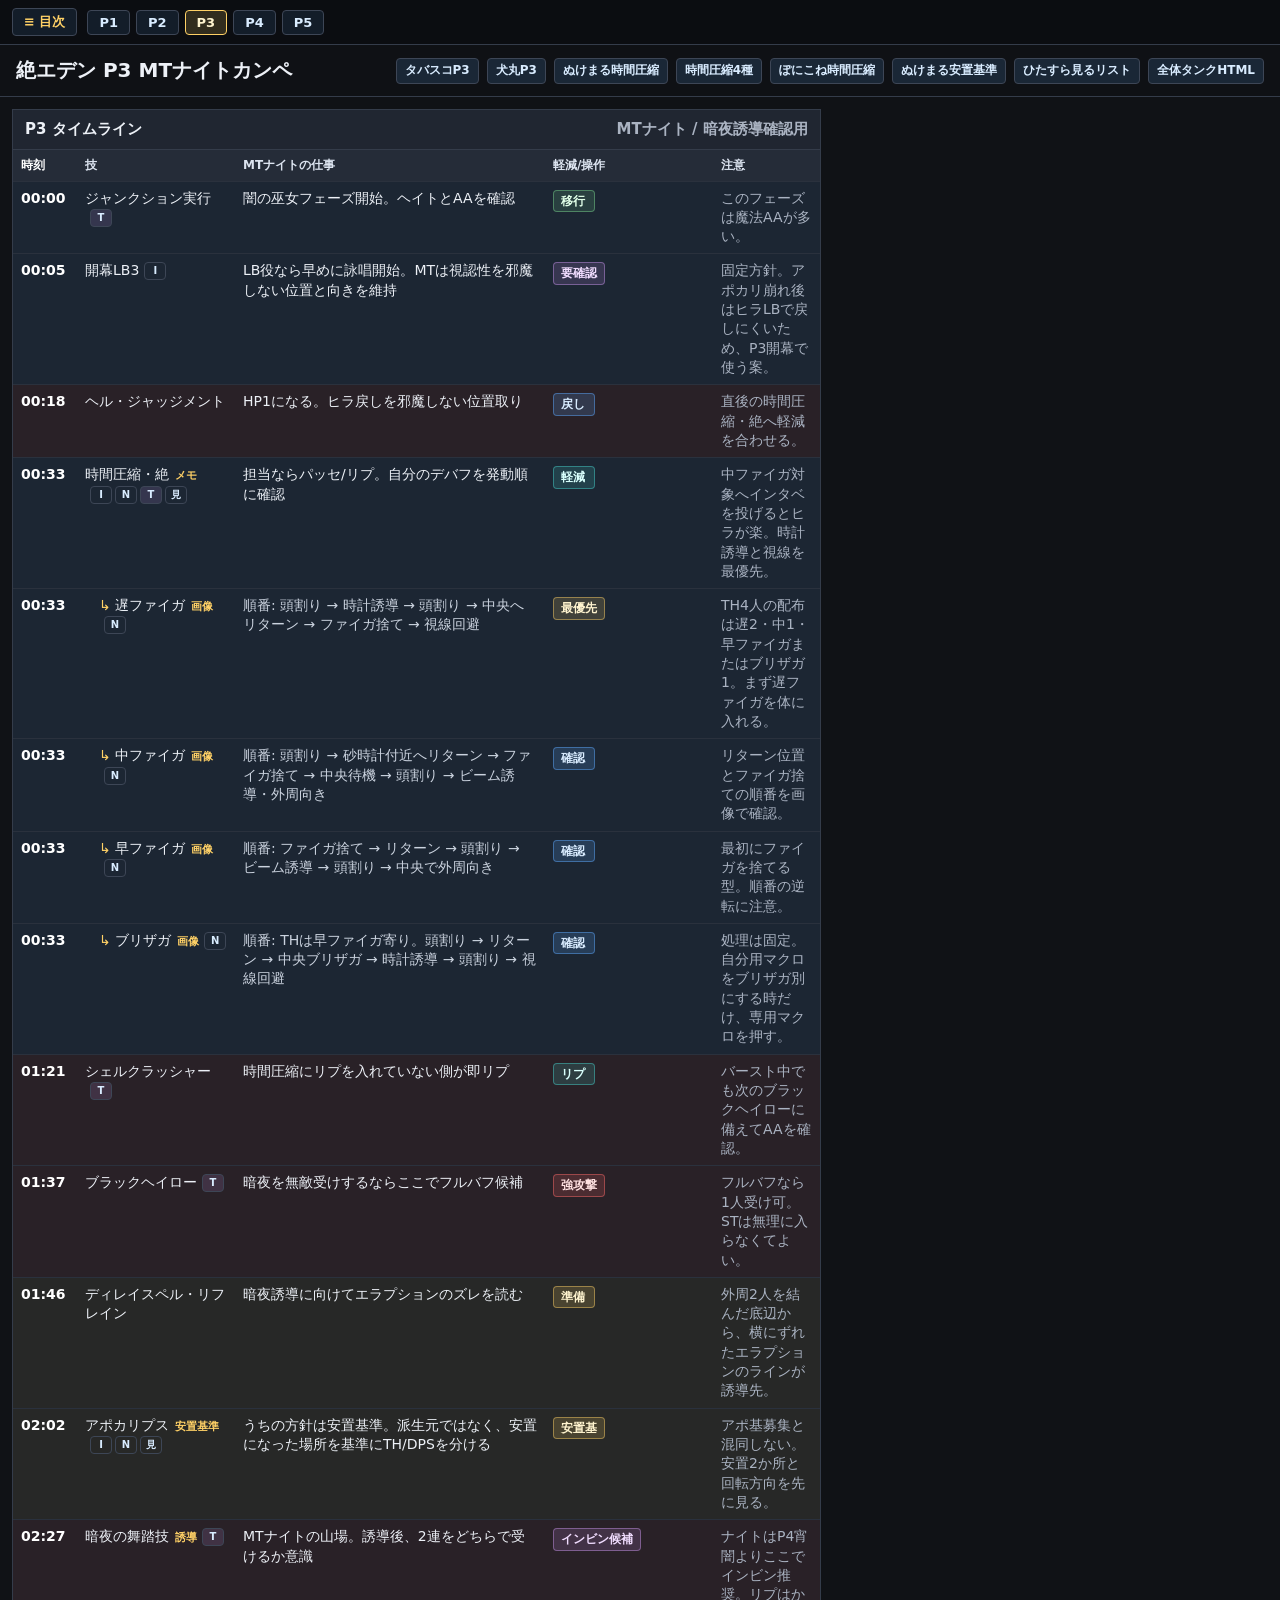
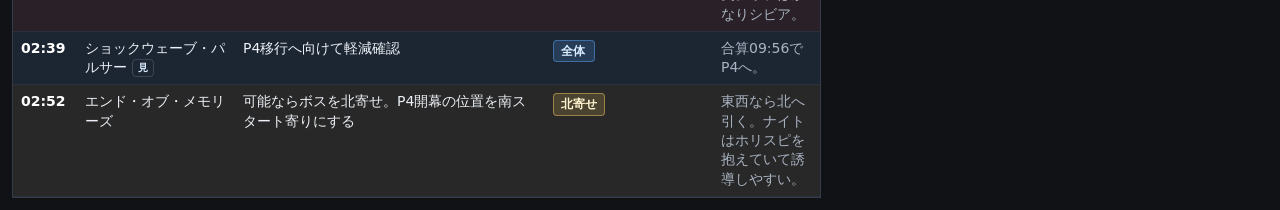
<file: p3/index.html>
<!doctype html>
<html lang="ja">
<head>
  <meta charset="utf-8">
  <meta name="viewport" content="width=device-width, initial-scale=1">
  <title>絶エデン P3 MTナイトカンペ</title>
  <link rel="stylesheet" href="../assets/css/style.css">
</head>
<body>
  <nav class="phasenav" aria-label="フェーズ切り替え">
    <a class="home" href="../">≡ 目次</a>
    <a href="../p1/">P1</a>
    <a href="../p2/">P2</a>
    <a class="current" href="../p3/">P3</a>
    <a href="../p4/">P4</a>
    <a href="../p5/">P5</a>
  </nav>

  <header>
    <h1>絶エデン P3 MTナイトカンペ</h1>
    <nav class="refs" aria-label="参考リンク">
      <a href="https://www.youtube.com/watch?v=iPbWtNaFu2U&t=442s" target="_blank" rel="noreferrer">タバスコP3</a>
      <a href="https://www.youtube.com/watch?v=D7U9k3R4BHQ&t=1159s" target="_blank" rel="noreferrer">犬丸P3</a>
      <a href="https://youtu.be/oKSHteslL2w" target="_blank" rel="noreferrer">ぬけまる時間圧縮</a>
      <a href="#p3-slow-firaga-row">時間圧縮4種</a>
      <a href="https://x.com/PoneKoni/status/1862307791781900513" target="_blank" rel="noreferrer">ぽにこね時間圧縮</a>
      <a href="https://youtu.be/4gWtS7GWiFQ?t=793" target="_blank" rel="noreferrer">ぬけまる安置基準</a>
      <a href="https://www.youtube.com/playlist?list=PL1npE0HXtfqk6mltU7e7hgk1RoTYg-H95" target="_blank" rel="noreferrer">ひたすら見るリスト</a>
      <a href="../sources/ultimate_eden_tank_cheatsheet.html">全体タンクHTML</a>
    </nav>
  </header>

  <main>
    <section>
      <div class="section-title">
        <span>P3 タイムライン</span>
        <span class="note">MTナイト / 暗夜誘導確認用</span>
      </div>
      <table>
        <thead>
          <tr>
            <th class="time">時刻</th>
            <th class="trigger">技</th>
            <th class="task">MTナイトの仕事</th>
            <th class="mit">軽減/操作</th>
            <th>注意</th>
          </tr>
        </thead>
        <tbody>
          <tr class="party">
            <td class="time">00:00</td>
            <td>ジャンクション実行<span class="srcs"><a class="src-t" href="https://www.youtube.com/watch?v=iPbWtNaFu2U&t=442s" target="_blank" rel="noreferrer" title="タバスコ: P3開幕">T</a></span></td>
            <td>闇の巫女フェーズ開始。ヘイトとAAを確認</td>
            <td><span class="badge b-green">移行</span></td>
            <td class="note">このフェーズは魔法AAが多い。</td>
          </tr>
          <tr class="party">
            <td class="time">00:05</td>
            <td>開幕LB3<span class="srcs"><a href="https://www.youtube.com/watch?v=D7U9k3R4BHQ&t=1168s" target="_blank" rel="noreferrer" title="犬丸: P3開幕LB">I</a></span></td>
            <td>LB役なら早めに詠唱開始。MTは視認性を邪魔しない位置と向きを維持</td>
            <td><span class="badge b-purple">要確認</span></td>
            <td class="note">固定方針。アポカリ崩れ後はヒラLBで戻しにくいため、P3開幕で使う案。</td>
          </tr>
          <tr class="critical">
            <td class="time">00:18</td>
            <td>ヘル・ジャッジメント</td>
            <td>HP1になる。ヒラ戻しを邪魔しない位置取り</td>
            <td><span class="badge b-blue">戻し</span></td>
            <td class="note">直後の時間圧縮・絶へ軽減を合わせる。</td>
          </tr>
          <tr class="party clickable-row" data-toggle="p3-time-compression-detail" tabindex="0" aria-expanded="false">
            <td class="time">00:33</td>
            <td>時間圧縮・絶<span class="toggle-hint">メモ</span><span class="srcs"><a href="https://www.youtube.com/watch?v=D7U9k3R4BHQ&t=1240s" target="_blank" rel="noreferrer" title="犬丸: 時間圧縮・絶">I</a><a href="https://youtu.be/oKSHteslL2w" target="_blank" rel="noreferrer" title="ぬけまる: 時間圧縮解説">N</a><a class="src-t" href="https://www.youtube.com/watch?v=iPbWtNaFu2U&t=477s" target="_blank" rel="noreferrer" title="タバスコ: 時間圧縮・絶">T</a><a href="https://www.youtube.com/watch?v=e8qdf1lhSnY&list=PL1npE0HXtfqk6mltU7e7hgk1RoTYg-H95&index=7" target="_blank" rel="noreferrer" title="ひたすら見る: P3時間圧縮TH視点">見</a></span></td>
            <td>担当ならパッセ/リプ。自分のデバフを発動順に確認</td>
            <td><span class="badge b-cyan">軽減</span></td>
            <td class="note">中ファイガ対象へインタベを投げるとヒラが楽。時計誘導と視線を最優先。</td>
          </tr>
          <tr id="p3-time-compression-detail" class="detail-row">
            <td colspan="5">
              <div class="detail-panel">
                <div class="figure sequence-block">
                  <p class="figure-title">散開位置</p>
                  <img src="../assets/img/p3/nukemaru_time_compression_spread_01.jpg" alt="時間圧縮・絶の散開位置">
                  <p class="figure-note">時間圧縮・絶に入る前の担当位置確認用。</p>
                </div>
                <div class="figure sequence-block">
                  <p class="figure-title">ビーム誘導位置</p>
                  <img src="../assets/img/p3/nukemaru_time_compression_beam_guide_01.jpg" alt="時間圧縮・絶のビーム誘導位置">
                  <p class="figure-note">時計ビームを担当砂時計から誘導する時の位置確認用。</p>
                </div>
                <div class="figure">
                  <p class="figure-title">跡部王国改/ぽにこね式</p>
                  <ul>
                    <li>募集文が「跡部王国改(ぽにこねさん)」なら、MTはTank/Healer表だけ見る。</li>
                    <li>TH/DPS別マクロで行き先候補を4択化。基本は自分のマクロと/echo優先。</li>
                    <li>THの10秒は早ファイガ/ブリザガ、THの30秒は遅ファイガ/ブリザガとして扱う。</li>
                  </ul>
                  <p class="figure-note">水かエラプかの再判断を減らすための補助。X/ロドストのマクロ本文を事前に自分用へ入れておく。</p>
                  <p class="figure-note">ぬけまる秒リンク: <a href="https://youtu.be/oKSHteslL2w?t=393" target="_blank" rel="noreferrer">早ファイガ</a> / <a href="https://youtu.be/oKSHteslL2w?t=645" target="_blank" rel="noreferrer">中ファイガ</a> / <a href="https://youtu.be/oKSHteslL2w?t=812" target="_blank" rel="noreferrer">遅ファイガ</a> / <a href="https://youtu.be/oKSHteslL2w?t=1075" target="_blank" rel="noreferrer">ブリザガTH</a></p>
                </div>
                <div class="figure">
                  <p class="figure-title">見る順と軽減</p>
                  <ul>
                    <li>自分のデバフを発動順に見る。担当時計は北側に置く意識。</li>
                    <li>最後はシャドウアイを見ない。戻り先より視線回避優先。</li>
                    <li>リプ担当なら時間圧縮・絶へ入れる。</li>
                    <li>パッセ担当なら詠唱〜着弾に合わせる。</li>
                    <li>余裕があれば中ファイガ対象へインタベ。</li>
                  </ul>
                  <p class="figure-note">よくあるミスは時計誘導忘れ、時計ビーム、エラプ/ブリザガ、リターン設置、最後の視線。ここでリプを入れない側はシェルクラッシャーへ即リプ。</p>
                </div>
              </div>
            </td>
          </tr>
          <tr id="p3-slow-firaga-row" class="party clickable-row mechanic-sub" data-toggle="p3-slow-firaga-detail" tabindex="0" aria-expanded="false">
            <td class="time">00:33</td>
            <td>遅ファイガ<span class="toggle-hint">画像</span><span class="srcs"><a href="https://youtu.be/oKSHteslL2w?t=812" target="_blank" rel="noreferrer" title="ぬけまる: 遅ファイガ 13:32">N</a></span></td>
            <td>頭割り → 時計誘導 → 頭割り → 中央へリターン → ファイガ捨て → 視線回避</td>
            <td><span class="badge b-yellow">最優先</span></td>
            <td class="note">TH4人の配布は遅2・中1・早ファイガまたはブリザガ1。まず遅ファイガを体に入れる。</td>
          </tr>
          <tr id="p3-slow-firaga-detail" class="detail-row">
            <td colspan="5">
              <div class="detail-panel">
                <div class="figure sequence-block">
                  <p class="figure-title">遅ファイガ 順番で見る</p>
                  <div class="mechanic-sequence">
                    <div class="sequence-step"><img src="../assets/img/p3/nukemaru_slow_firaga_crop_01_stack.jpg" alt="遅ファイガの頭割り"><p><strong>1. 頭割り</strong>まず中央の頭割りへ。</p></div>
                    <div class="sequence-step"><img src="../assets/img/p3/nukemaru_slow_firaga_crop_02_guide.jpg" alt="遅ファイガの範囲誘導"><p><strong>2. 範囲誘導</strong>担当砂時計の範囲を誘導する。</p></div>
                    <div class="sequence-step"><img src="../assets/img/p3/nukemaru_slow_firaga_crop_03_center_stack.jpg" alt="遅ファイガの中央頭割り"><p><strong>3. 中央頭割り</strong>中央へ戻って頭割り。</p></div>
                    <div class="sequence-step"><img src="../assets/img/p3/nukemaru_slow_firaga_crop_04_return.jpg" alt="遅ファイガのリターン設置"><p><strong>4. リターン設置</strong>視線・中央で置く。</p></div>
                    <div class="sequence-step"><img src="../assets/img/p3/nukemaru_slow_firaga_crop_05_drop.jpg" alt="遅ファイガのファイガ捨て"><p><strong>5. ファイガ捨て</strong>担当側へ捨てる。</p></div>
                    <div class="sequence-step"><img src="../assets/img/p3/nukemaru_slow_firaga_crop_06_face_out.jpg" alt="遅ファイガの外周向き"><p><strong>6. 外周向き</strong>シャドウアイを見ない。</p></div>
                  </div>
                  <p class="figure-note">動画: <a href="https://youtu.be/oKSHteslL2w?t=812" target="_blank" rel="noreferrer">ぬけまる 遅ファイガ 13:32</a></p>
                </div>
              </div>
            </td>
          </tr>
          <tr id="p3-medium-firaga-row" class="party clickable-row mechanic-sub" data-toggle="p3-medium-firaga-detail" tabindex="0" aria-expanded="false">
            <td class="time">00:33</td>
            <td>中ファイガ<span class="toggle-hint">画像</span><span class="srcs"><a href="https://youtu.be/oKSHteslL2w?t=645" target="_blank" rel="noreferrer" title="ぬけまる: 中ファイガ 10:45">N</a></span></td>
            <td>頭割り → 砂時計付近へリターン → ファイガ捨て → 中央待機 → 頭割り → ビーム誘導・外周向き</td>
            <td><span class="badge b-blue">確認</span></td>
            <td class="note">リターン位置とファイガ捨ての順番を画像で確認。</td>
          </tr>
          <tr id="p3-medium-firaga-detail" class="detail-row">
            <td colspan="5">
              <div class="detail-panel"><div class="figure sequence-block">
                <p class="figure-title">中ファイガ 要点</p>
                <div class="mechanic-sequence">
                  <div class="sequence-step"><img src="../assets/img/p3/nukemaru_medium_firaga_crop_01_stack.jpg" alt="中ファイガの頭割り"><p><strong>1. 頭割り</strong>まず頭割りへ。</p></div>
                  <div class="sequence-step"><img src="../assets/img/p3/nukemaru_medium_firaga_crop_02_return.jpg" alt="中ファイガのリターン設置"><p><strong>2. リターン設置</strong>エラプ・砂時計下へ置く。</p></div>
                  <div class="sequence-step"><img src="../assets/img/p3/nukemaru_medium_firaga_crop_03_drop.jpg" alt="中ファイガのファイガ捨て"><p><strong>3. ファイガ捨て</strong>担当方向へ捨てる。</p></div>
                  <div class="sequence-step"><img src="../assets/img/p3/nukemaru_medium_firaga_crop_04_wait.jpg" alt="中ファイガの中央待機"><p><strong>4. 中央待機</strong>中央で次の頭割りを待つ。</p></div>
                  <div class="sequence-step"><img src="../assets/img/p3/nukemaru_medium_firaga_crop_05_stack.jpg" alt="中ファイガの頭割り"><p><strong>5. 頭割り</strong>中央で処理する。</p></div>
                  <div class="sequence-step"><img src="../assets/img/p3/nukemaru_medium_firaga_crop_06_beam_face_out.jpg" alt="中ファイガのビーム誘導と外周向き"><p><strong>6. ビーム誘導・外周向き</strong>避けて外周を向く。</p></div>
                </div>
                <p class="figure-note">動画: <a href="https://youtu.be/oKSHteslL2w?t=645" target="_blank" rel="noreferrer">ぬけまる 中ファイガ 10:45</a></p>
              </div></div>
            </td>
          </tr>
          <tr id="p3-fast-firaga-row" class="party clickable-row mechanic-sub" data-toggle="p3-fast-firaga-detail" tabindex="0" aria-expanded="false">
            <td class="time">00:33</td>
            <td>早ファイガ<span class="toggle-hint">画像</span><span class="srcs"><a href="https://youtu.be/oKSHteslL2w?t=393" target="_blank" rel="noreferrer" title="ぬけまる: 早ファイガ 6:33">N</a></span></td>
            <td>ファイガ捨て → リターン → 頭割り → ビーム誘導 → 頭割り → 中央で外周向き</td>
            <td><span class="badge b-blue">確認</span></td>
            <td class="note">最初にファイガを捨てる型。順番の逆転に注意。</td>
          </tr>
          <tr id="p3-fast-firaga-detail" class="detail-row">
            <td colspan="5">
              <div class="detail-panel"><div class="figure sequence-block">
                <p class="figure-title">早ファイガ 要点</p>
                <div class="mechanic-sequence">
                  <div class="sequence-step"><img src="../assets/img/p3/nukemaru_fast_firaga_crop_01_drop.jpg" alt="早ファイガのファイガ捨て"><p><strong>1. ファイガ捨て</strong>自分の担当方向で捨てる。</p></div>
                  <div class="sequence-step"><img src="../assets/img/p3/nukemaru_fast_firaga_crop_02_return.jpg" alt="早ファイガのリターン設置"><p><strong>2. リターン設置</strong>エラプ・砂時計下へ置く。</p></div>
                  <div class="sequence-step"><img src="../assets/img/p3/nukemaru_fast_firaga_crop_03_stack.jpg" alt="早ファイガの頭割り"><p><strong>3. 頭割り</strong>中央で処理する。</p></div>
                  <div class="sequence-step"><img src="../assets/img/p3/nukemaru_fast_firaga_crop_04_beam.jpg" alt="早ファイガのビーム誘導"><p><strong>4. ビーム誘導</strong>時計ビームを誘導する。</p></div>
                  <div class="sequence-step"><img src="../assets/img/p3/nukemaru_fast_firaga_crop_05_stack.jpg" alt="早ファイガの頭割り"><p><strong>5. 頭割り</strong>中央で処理する。</p></div>
                  <div class="sequence-step"><img src="../assets/img/p3/nukemaru_fast_firaga_crop_06_face_out.jpg" alt="早ファイガの外周向き"><p><strong>6. 中で外周向く</strong>シャドウアイを見ない。</p></div>
                </div>
                <p class="figure-note">動画: <a href="https://youtu.be/oKSHteslL2w?t=393" target="_blank" rel="noreferrer">ぬけまる 早ファイガ 6:33</a></p>
              </div></div>
            </td>
          </tr>
          <tr id="p3-blizzaga-row" class="party clickable-row mechanic-sub" data-toggle="p3-blizzaga-detail" tabindex="0" aria-expanded="false">
            <td class="time">00:33</td>
            <td>ブリザガ<span class="toggle-hint">画像</span><span class="srcs"><a href="https://youtu.be/oKSHteslL2w?t=1075" target="_blank" rel="noreferrer" title="ぬけまる: THブリザガ 17:55">N</a></span></td>
            <td>THは早ファイガ寄り。頭割り → リターン → 中央ブリザガ → 時計誘導 → 頭割り → 視線回避</td>
            <td><span class="badge b-blue">確認</span></td>
            <td class="note">処理は固定。自分用マクロをブリザガ別にする時だけ、専用マクロを押す。</td>
          </tr>
          <tr id="p3-blizzaga-detail" class="detail-row">
            <td colspan="5">
              <div class="detail-panel"><div class="figure sequence-block">
                <p class="figure-title">THブリザガ 要点</p>
                <div class="mechanic-sequence">
                  <div class="sequence-step"><img src="../assets/img/p3/nukemaru_blizzaga_01_overview.png" alt="THブリザガの全体像"><p><strong>1. TH用の流れ</strong>早ファイガと近い順番で処理する。</p></div>
                  <div class="sequence-step"><img src="../assets/img/p3/nukemaru_blizzaga_02_th.png" alt="THブリザガの配置"><p><strong>2. 中央ブリザガ</strong>中央へ寄せ、時計誘導後に頭割りと視線回避。</p></div>
                </div>
                <div class="macro-echo">
                  <p class="figure-title">ぽにこね式 THブリザガ用 /echo（ブリザガを分ける募集）</p>
                  <ol class="macro-with-images">
                    <li><img src="../assets/img/p3/nukemaru_blizzaga_03_stack.jpg" alt="THブリザガの頭割り"><span>頭割り</span></li>
                    <li><img src="../assets/img/p3/nukemaru_blizzaga_04_return.jpg" alt="THブリザガのリターン設置"><span>リターン設置（エラプ・砂時計下）</span></li>
                    <li><img src="../assets/img/p3/nukemaru_blizzaga_05_stack.jpg" alt="THブリザガの頭割り"><span>頭割り（ブリザガ）</span></li>
                    <li><img src="../assets/img/p3/nukemaru_blizzaga_06_beam.jpg" alt="THブリザガのビーム誘導"><span>ビーム誘導</span></li>
                    <li><img src="../assets/img/p3/nukemaru_blizzaga_07_stack.jpg" alt="THブリザガの頭割り"><span>頭割り</span></li>
                    <li><img src="../assets/img/p3/nukemaru_blizzaga_08_face_out.jpg" alt="THブリザガの外周向き"><span>中で外周向く</span></li>
                  </ol>
                </div>
                <p class="figure-note">動画: <a href="https://youtu.be/oKSHteslL2w?t=1075" target="_blank" rel="noreferrer">ぬけまる THブリザガ 17:55</a></p>
              </div></div>
            </td>
          </tr>
          <tr class="critical">
            <td class="time">01:21</td>
            <td>シェルクラッシャー<span class="srcs"><a class="src-t" href="https://www.youtube.com/watch?v=iPbWtNaFu2U&t=526s" target="_blank" rel="noreferrer" title="タバスコ: シェルクラッシャー">T</a></span></td>
            <td>時間圧縮にリプを入れていない側が即リプ</td>
            <td><span class="badge b-cyan">リプ</span></td>
            <td class="note">バースト中でも次のブラックヘイローに備えてAAを確認。</td>
          </tr>
          <tr class="critical">
            <td class="time">01:37</td>
            <td>ブラックヘイロー<span class="srcs"><a class="src-t" href="https://www.youtube.com/watch?v=iPbWtNaFu2U&t=534s" target="_blank" rel="noreferrer" title="タバスコ: ブラックヘイロー">T</a></span></td>
            <td>暗夜を無敵受けするならここでフルバフ候補</td>
            <td><span class="badge b-red">強攻撃</span></td>
            <td class="note">フルバフなら1人受け可。STは無理に入らなくてよい。</td>
          </tr>
          <tr class="move">
            <td class="time">01:46</td>
            <td>ディレイスペル・リフレイン</td>
            <td>暗夜誘導に向けてエラプションのズレを読む</td>
            <td><span class="badge b-yellow">準備</span></td>
            <td class="note">外周2人を結んだ底辺から、横にずれたエラプションのラインが誘導先。</td>
          </tr>
          <tr class="move clickable-row" data-toggle="p3-apocalypse-detail" tabindex="0" aria-expanded="false">
            <td class="time">02:02</td>
            <td>アポカリプス<span class="toggle-hint">安置基準</span><span class="srcs"><a href="https://www.youtube.com/watch?v=D7U9k3R4BHQ&t=1582s" target="_blank" rel="noreferrer" title="犬丸: アポカリプス">I</a><a href="https://youtu.be/4gWtS7GWiFQ?t=793" target="_blank" rel="noreferrer" title="ぬけまる: アポカリ安置基準">N</a><a href="https://www.youtube.com/watch?v=5B-ZDg1K9J4&list=PL1npE0HXtfqk6mltU7e7hgk1RoTYg-H95&index=8" target="_blank" rel="noreferrer" title="ひたすら見る: P3アポカリ">見</a></span></td>
            <td>うちの方針は安置基準。派生元ではなく、安置になった場所を基準にTH/DPSを分ける</td>
            <td><span class="badge b-yellow">安置基</span></td>
            <td class="note">アポ基募集と混同しない。安置2か所と回転方向を先に見る。</td>
          </tr>
          <tr id="p3-apocalypse-detail" class="detail-row">
            <td colspan="5">
              <div class="detail-panel">
                <div class="figure">
                  <p class="figure-title">安置基準</p>
                  <ul>
                    <li>最初に光らなかった2か所を安置候補として覚える。</li>
                    <li>光の回転方向を見て、安置になる側へ散開する。</li>
                    <li>TH/DPSの分け方は「安置になった場所のマーカー色」を基準にする。</li>
                    <li>派生元のアポカリ範囲ではなく、実際の安置を見る。</li>
                  </ul>
                  <p class="figure-note">安置基準は移動距離が少ない。募集文が「アポ基」の時だけ基準が変わるので、今は見ない。</p>
                </div>
                <div class="figure">
                  <p class="figure-title">エラプション注意</p>
                  <ul>
                    <li>「安置2か所 + 回転方向」を短く言語化する。</li>
                    <li>スピリットテイカー回避後、円範囲の外側までしっかり離れる。</li>
                    <li>中央へ入る時に斜め入りしない。</li>
                    <li>エラプ判定は遅め。消えたと思って急がない。</li>
                  </ul>
                  <p class="figure-note">隣とエラプが重なる事故は、初期位置と中央へ入る角度が原因になりやすい。暗夜後はボスを見てTH組左、DPS組右。</p>
                </div>
              </div>
            </td>
          </tr>
          <tr class="critical clickable-row" data-toggle="p3-darkest-dance-detail" tabindex="0" aria-expanded="false">
            <td class="time">02:27</td>
            <td>暗夜の舞踏技<span class="toggle-hint">誘導</span><span class="srcs"><a class="src-t" href="https://www.youtube.com/watch?v=iPbWtNaFu2U&t=575s" target="_blank" rel="noreferrer" title="タバスコ: 暗夜の舞踏技">T</a></span></td>
            <td>MTナイトの山場。誘導後、2連をどちらで受けるか意識</td>
            <td><span class="badge b-purple">インビン候補</span></td>
            <td class="note">ナイトはP4宵闇よりここでインビン推奨。リプはかなりシビア。</td>
          </tr>
          <tr id="p3-darkest-dance-detail" class="detail-row">
            <td colspan="5">
              <div class="detail-panel">
                <div class="figure">
                  <p class="figure-title">誘導先の見つけ方</p>
                  <ul>
                    <li>エラプション3回後、外周2人を結んだ線を底辺にする。</li>
                    <li>1つだけ横にずれているエラプションを探す。</li>
                    <li>そのずれているエラプションのライン上へ誘導する。</li>
                  </ul>
                  <p class="figure-note">中央集合が甘いと走り出しがシビア。先に誘導先を決めてから動く。</p>
                </div>
                <div class="figure">
                  <p class="figure-title">受け方</p>
                  <ul>
                    <li>インビン方針なら暗夜本体へインビンを置く。</li>
                    <li>内側エラプションは2人同時に入らない。必要なら内側がワンテンポ待つ。</li>
                    <li>暗夜誘導後、2連をどちら側で受けるか先に意識する。</li>
                  </ul>
                  <p class="figure-note">ブラックヘイローをフルバフ、暗夜をインビンにするのがナイトMT向けの基本候補。</p>
                </div>
              </div>
            </td>
          </tr>
          <tr class="party">
            <td class="time">02:39</td>
            <td>ショックウェーブ・パルサー<span class="srcs"><a href="https://www.youtube.com/watch?v=5Bz30Qdj4Ac&list=PL1npE0HXtfqk6mltU7e7hgk1RoTYg-H95&index=9" target="_blank" rel="noreferrer" title="ひたすら見る: P3通し">見</a></span></td>
            <td>P4移行へ向けて軽減確認</td>
            <td><span class="badge b-blue">全体</span></td>
            <td class="note">合算09:56でP4へ。</td>
          </tr>
          <tr class="move">
            <td class="time">02:52</td>
            <td>エンド・オブ・メモリーズ</td>
            <td>可能ならボスを北寄せ。P4開幕の位置を南スタート寄りにする</td>
            <td><span class="badge b-yellow">北寄せ</span></td>
            <td class="note">東西なら北へ引く。ナイトはホリスピを抱えていて誘導しやすい。</td>
          </tr>
        </tbody>
      </table>
    </section>
  </main>

  <div id="ytdock" class="ytdock" hidden>
    <div class="ytdock-bar">
      <span id="ytdock-label">参考動画</span>
      <span class="ytdock-btns">
        <button id="ytdock-min" type="button" aria-label="最小化" title="最小化">_</button>
        <button id="ytdock-close" type="button" aria-label="閉じる" title="閉じる">×</button>
      </span>
    </div>
    <div id="ytplayer"></div>
  </div>

  <script src="../assets/js/player.js"></script>
</body>
</html>
</file>
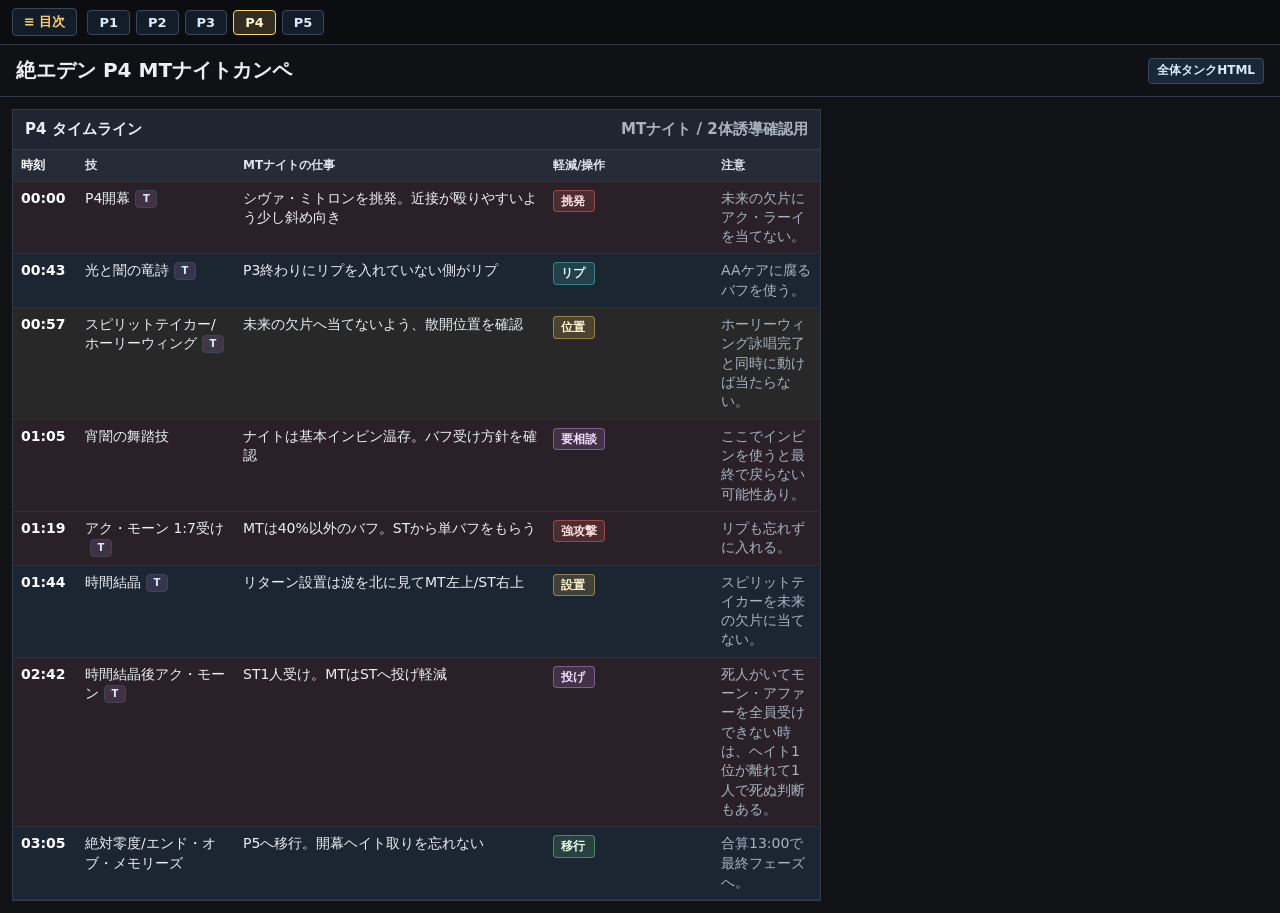
<file: p4/index.html>
<!doctype html>
<html lang="ja">
<head>
  <meta charset="utf-8">
  <meta name="viewport" content="width=device-width, initial-scale=1">
  <title>絶エデン P4 MTナイトカンペ</title>
  <link rel="stylesheet" href="../assets/css/style.css">
</head>
<body>
  <nav class="phasenav" aria-label="フェーズ切り替え">
    <a class="home" href="../">≡ 目次</a>
    <a href="../p1/">P1</a>
    <a href="../p2/">P2</a>
    <a href="../p3/">P3</a>
    <a class="current" href="../p4/">P4</a>
    <a href="../p5/">P5</a>
  </nav>

  <header>
    <h1>絶エデン P4 MTナイトカンペ</h1>
    <nav class="refs" aria-label="参考リンク">
      <a href="../sources/ultimate_eden_tank_cheatsheet.html">全体タンクHTML</a>
    </nav>
  </header>

  <main>
    <section>
      <div class="section-title">
        <span>P4 タイムライン</span>
        <span class="note">MTナイト / 2体誘導確認用</span>
      </div>
      <table>
        <thead>
          <tr>
            <th class="time">時刻</th>
            <th class="trigger">技</th>
            <th class="task">MTナイトの仕事</th>
            <th class="mit">軽減/操作</th>
            <th>注意</th>
          </tr>
        </thead>
        <tbody>
          <tr class="critical">
            <td class="time">00:00</td>
            <td>P4開幕<span class="srcs"><a class="src-t" href="https://www.youtube.com/watch?v=iPbWtNaFu2U&t=665s" target="_blank" rel="noreferrer" title="タバスコ: P4開幕">T</a></span></td>
            <td>シヴァ・ミトロンを挑発。近接が殴りやすいよう少し斜め向き</td>
            <td><span class="badge b-red">挑発</span></td>
            <td class="note">未来の欠片にアク・ラーイを当てない。</td>
          </tr>
          <tr class="party">
            <td class="time">00:43</td>
            <td>光と闇の竜詩<span class="srcs"><a class="src-t" href="https://www.youtube.com/watch?v=iPbWtNaFu2U&t=692s" target="_blank" rel="noreferrer" title="タバスコ: 光と闇の竜詩">T</a></span></td>
            <td>P3終わりにリプを入れていない側がリプ</td>
            <td><span class="badge b-cyan">リプ</span></td>
            <td class="note">AAケアに腐るバフを使う。</td>
          </tr>
          <tr class="move">
            <td class="time">00:57</td>
            <td>スピリットテイカー/ホーリーウィング<span class="srcs"><a class="src-t" href="https://www.youtube.com/watch?v=iPbWtNaFu2U&t=713s" target="_blank" rel="noreferrer" title="タバスコ: スピリットテイカー確認">T</a></span></td>
            <td>未来の欠片へ当てないよう、散開位置を確認</td>
            <td><span class="badge b-yellow">位置</span></td>
            <td class="note">ホーリーウィング詠唱完了と同時に動けば当たらない。</td>
          </tr>
          <tr class="critical">
            <td class="time">01:05</td>
            <td>宵闇の舞踏技</td>
            <td>ナイトは基本インビン温存。バフ受け方針を確認</td>
            <td><span class="badge b-purple">要相談</span></td>
            <td class="note">ここでインビンを使うと最終で戻らない可能性あり。</td>
          </tr>
          <tr class="critical">
            <td class="time">01:19</td>
            <td>アク・モーン 1:7受け<span class="srcs"><a class="src-t" href="https://www.youtube.com/watch?v=iPbWtNaFu2U&t=727s" target="_blank" rel="noreferrer" title="タバスコ: アク・モーン1:7">T</a></span></td>
            <td>MTは40%以外のバフ。STから単バフをもらう</td>
            <td><span class="badge b-red">強攻撃</span></td>
            <td class="note">リプも忘れずに入れる。</td>
          </tr>
          <tr class="party">
            <td class="time">01:44</td>
            <td>時間結晶<span class="srcs"><a class="src-t" href="https://www.youtube.com/watch?v=iPbWtNaFu2U&t=786s" target="_blank" rel="noreferrer" title="タバスコ: 時間結晶">T</a></span></td>
            <td>リターン設置は波を北に見てMT左上/ST右上</td>
            <td><span class="badge b-yellow">設置</span></td>
            <td class="note">スピリットテイカーを未来の欠片に当てない。</td>
          </tr>
          <tr class="critical">
            <td class="time">02:42</td>
            <td>時間結晶後アク・モーン<span class="srcs"><a class="src-t" href="https://www.youtube.com/watch?v=iPbWtNaFu2U&t=811s" target="_blank" rel="noreferrer" title="タバスコ: 時間結晶後アク・モーン">T</a></span></td>
            <td>ST1人受け。MTはSTへ投げ軽減</td>
            <td><span class="badge b-purple">投げ</span></td>
            <td class="note">死人がいてモーン・アファーを全員受けできない時は、ヘイト1位が離れて1人で死ぬ判断もある。</td>
          </tr>
          <tr class="party">
            <td class="time">03:05</td>
            <td>絶対零度/エンド・オブ・メモリーズ</td>
            <td>P5へ移行。開幕ヘイト取りを忘れない</td>
            <td><span class="badge b-green">移行</span></td>
            <td class="note">合算13:00で最終フェーズへ。</td>
          </tr>
        </tbody>
      </table>
    </section>
  </main>

  <div id="ytdock" class="ytdock" hidden>
    <div class="ytdock-bar">
      <span id="ytdock-label">参考動画</span>
      <span class="ytdock-btns">
        <button id="ytdock-min" type="button" aria-label="最小化" title="最小化">_</button>
        <button id="ytdock-close" type="button" aria-label="閉じる" title="閉じる">×</button>
      </span>
    </div>
    <div id="ytplayer"></div>
  </div>

  <script src="../assets/js/player.js"></script>
</body>
</html>
</file>
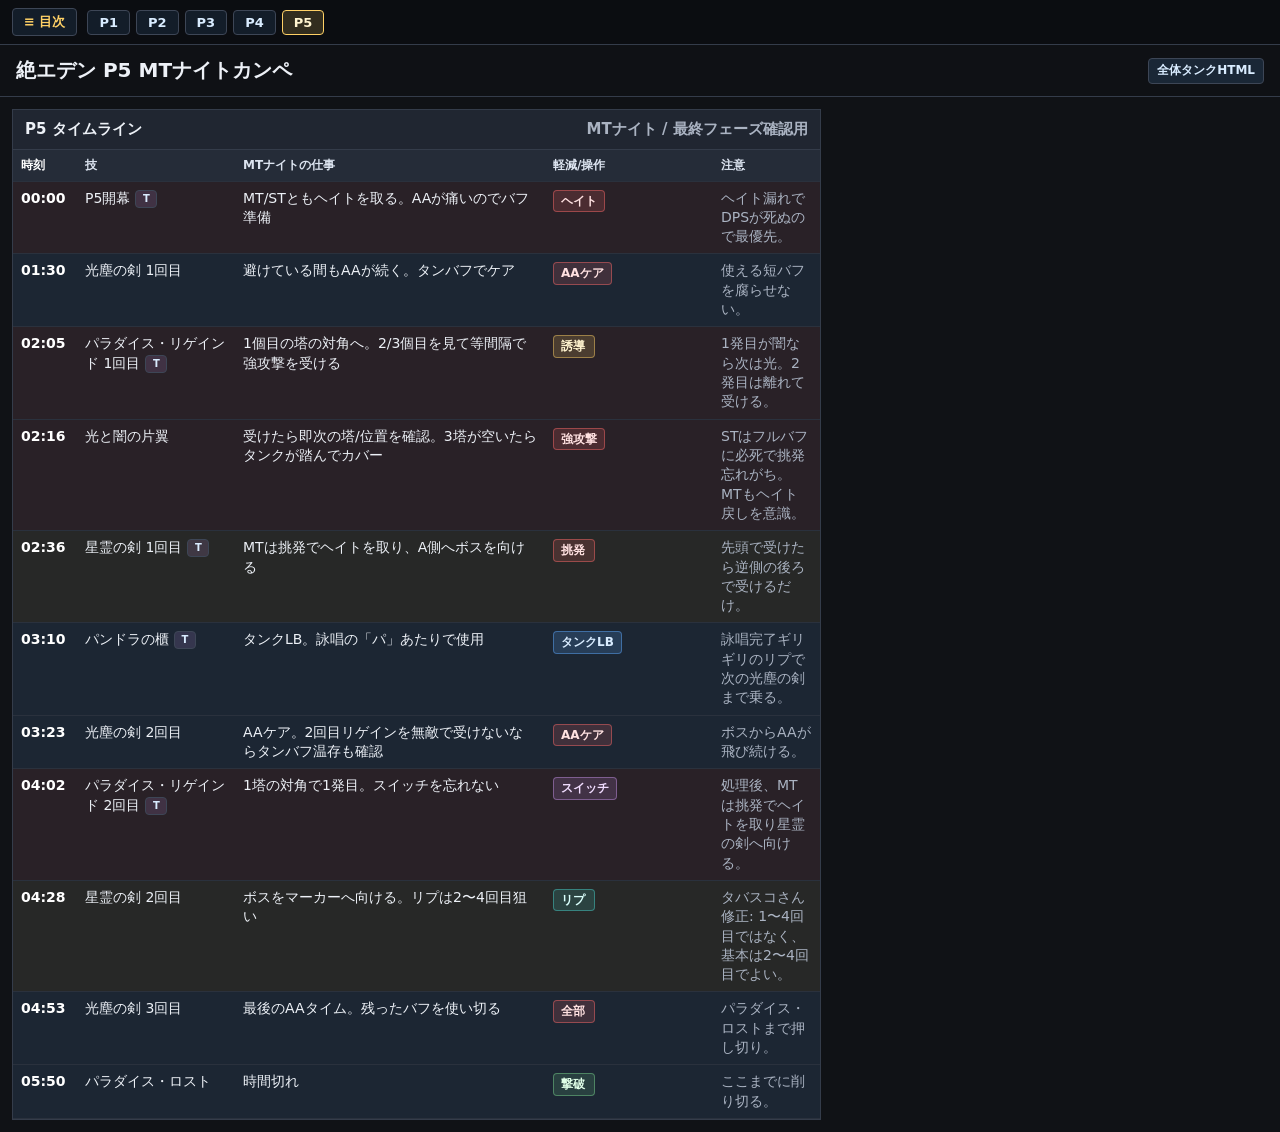
<file: p5/index.html>
<!doctype html>
<html lang="ja">
<head>
  <meta charset="utf-8">
  <meta name="viewport" content="width=device-width, initial-scale=1">
  <title>絶エデン P5 MTナイトカンペ</title>
  <link rel="stylesheet" href="../assets/css/style.css">
</head>
<body>
  <nav class="phasenav" aria-label="フェーズ切り替え">
    <a class="home" href="../">≡ 目次</a>
    <a href="../p1/">P1</a>
    <a href="../p2/">P2</a>
    <a href="../p3/">P3</a>
    <a href="../p4/">P4</a>
    <a class="current" href="../p5/">P5</a>
  </nav>

  <header>
    <h1>絶エデン P5 MTナイトカンペ</h1>
    <nav class="refs" aria-label="参考リンク">
      <a href="../sources/ultimate_eden_tank_cheatsheet.html">全体タンクHTML</a>
    </nav>
  </header>

  <main>
    <section>
      <div class="section-title">
        <span>P5 タイムライン</span>
        <span class="note">MTナイト / 最終フェーズ確認用</span>
      </div>
      <table>
        <thead>
          <tr>
            <th class="time">時刻</th>
            <th class="trigger">技</th>
            <th class="task">MTナイトの仕事</th>
            <th class="mit">軽減/操作</th>
            <th>注意</th>
          </tr>
        </thead>
        <tbody>
          <tr class="critical">
            <td class="time">00:00</td>
            <td>P5開幕<span class="srcs"><a class="src-t" href="https://www.youtube.com/watch?v=iPbWtNaFu2U&t=860s" target="_blank" rel="noreferrer" title="タバスコ: P5開幕">T</a></span></td>
            <td>MT/STともヘイトを取る。AAが痛いのでバフ準備</td>
            <td><span class="badge b-red">ヘイト</span></td>
            <td class="note">ヘイト漏れでDPSが死ぬので最優先。</td>
          </tr>
          <tr class="party">
            <td class="time">01:30</td>
            <td>光塵の剣 1回目</td>
            <td>避けている間もAAが続く。タンバフでケア</td>
            <td><span class="badge b-red">AAケア</span></td>
            <td class="note">使える短バフを腐らせない。</td>
          </tr>
          <tr class="critical">
            <td class="time">02:05</td>
            <td>パラダイス・リゲインド 1回目<span class="srcs"><a class="src-t" href="https://www.youtube.com/watch?v=iPbWtNaFu2U&t=903s" target="_blank" rel="noreferrer" title="タバスコ: パラダイス・リゲインド">T</a></span></td>
            <td>1個目の塔の対角へ。2/3個目を見て等間隔で強攻撃を受ける</td>
            <td><span class="badge b-yellow">誘導</span></td>
            <td class="note">1発目が闇なら次は光。2発目は離れて受ける。</td>
          </tr>
          <tr class="critical">
            <td class="time">02:16</td>
            <td>光と闇の片翼</td>
            <td>受けたら即次の塔/位置を確認。3塔が空いたらタンクが踏んでカバー</td>
            <td><span class="badge b-red">強攻撃</span></td>
            <td class="note">STはフルバフに必死で挑発忘れがち。MTもヘイト戻しを意識。</td>
          </tr>
          <tr class="move">
            <td class="time">02:36</td>
            <td>星霊の剣 1回目<span class="srcs"><a class="src-t" href="https://www.youtube.com/watch?v=iPbWtNaFu2U&t=968s" target="_blank" rel="noreferrer" title="タバスコ: 星霊の剣">T</a></span></td>
            <td>MTは挑発でヘイトを取り、A側へボスを向ける</td>
            <td><span class="badge b-red">挑発</span></td>
            <td class="note">先頭で受けたら逆側の後ろで受けるだけ。</td>
          </tr>
          <tr class="party">
            <td class="time">03:10</td>
            <td>パンドラの櫃<span class="srcs"><a class="src-t" href="https://www.youtube.com/watch?v=iPbWtNaFu2U&t=1005s" target="_blank" rel="noreferrer" title="タバスコ: パンドラの櫃">T</a></span></td>
            <td>タンクLB。詠唱の「パ」あたりで使用</td>
            <td><span class="badge b-blue">タンクLB</span></td>
            <td class="note">詠唱完了ギリギリのリプで次の光塵の剣まで乗る。</td>
          </tr>
          <tr class="party">
            <td class="time">03:23</td>
            <td>光塵の剣 2回目</td>
            <td>AAケア。2回目リゲインを無敵で受けないならタンバフ温存も確認</td>
            <td><span class="badge b-red">AAケア</span></td>
            <td class="note">ボスからAAが飛び続ける。</td>
          </tr>
          <tr class="critical">
            <td class="time">04:02</td>
            <td>パラダイス・リゲインド 2回目<span class="srcs"><a class="src-t" href="https://www.youtube.com/watch?v=iPbWtNaFu2U&t=1066s" target="_blank" rel="noreferrer" title="タバスコ: パラダイス・リゲインド2回目">T</a></span></td>
            <td>1塔の対角で1発目。スイッチを忘れない</td>
            <td><span class="badge b-purple">スイッチ</span></td>
            <td class="note">処理後、MTは挑発でヘイトを取り星霊の剣へ向ける。</td>
          </tr>
          <tr class="move">
            <td class="time">04:28</td>
            <td>星霊の剣 2回目</td>
            <td>ボスをマーカーへ向ける。リプは2〜4回目狙い</td>
            <td><span class="badge b-cyan">リプ</span></td>
            <td class="note">タバスコさん修正: 1〜4回目ではなく、基本は2〜4回目でよい。</td>
          </tr>
          <tr class="party">
            <td class="time">04:53</td>
            <td>光塵の剣 3回目</td>
            <td>最後のAAタイム。残ったバフを使い切る</td>
            <td><span class="badge b-red">全部</span></td>
            <td class="note">パラダイス・ロストまで押し切り。</td>
          </tr>
          <tr class="party">
            <td class="time">05:50</td>
            <td>パラダイス・ロスト</td>
            <td>時間切れ</td>
            <td><span class="badge b-green">撃破</span></td>
            <td class="note">ここまでに削り切る。</td>
          </tr>
        </tbody>
      </table>
    </section>
  </main>

  <div id="ytdock" class="ytdock" hidden>
    <div class="ytdock-bar">
      <span id="ytdock-label">参考動画</span>
      <span class="ytdock-btns">
        <button id="ytdock-min" type="button" aria-label="最小化" title="最小化">_</button>
        <button id="ytdock-close" type="button" aria-label="閉じる" title="閉じる">×</button>
      </span>
    </div>
    <div id="ytplayer"></div>
  </div>

  <script src="../assets/js/player.js"></script>
</body>
</html>
</file>
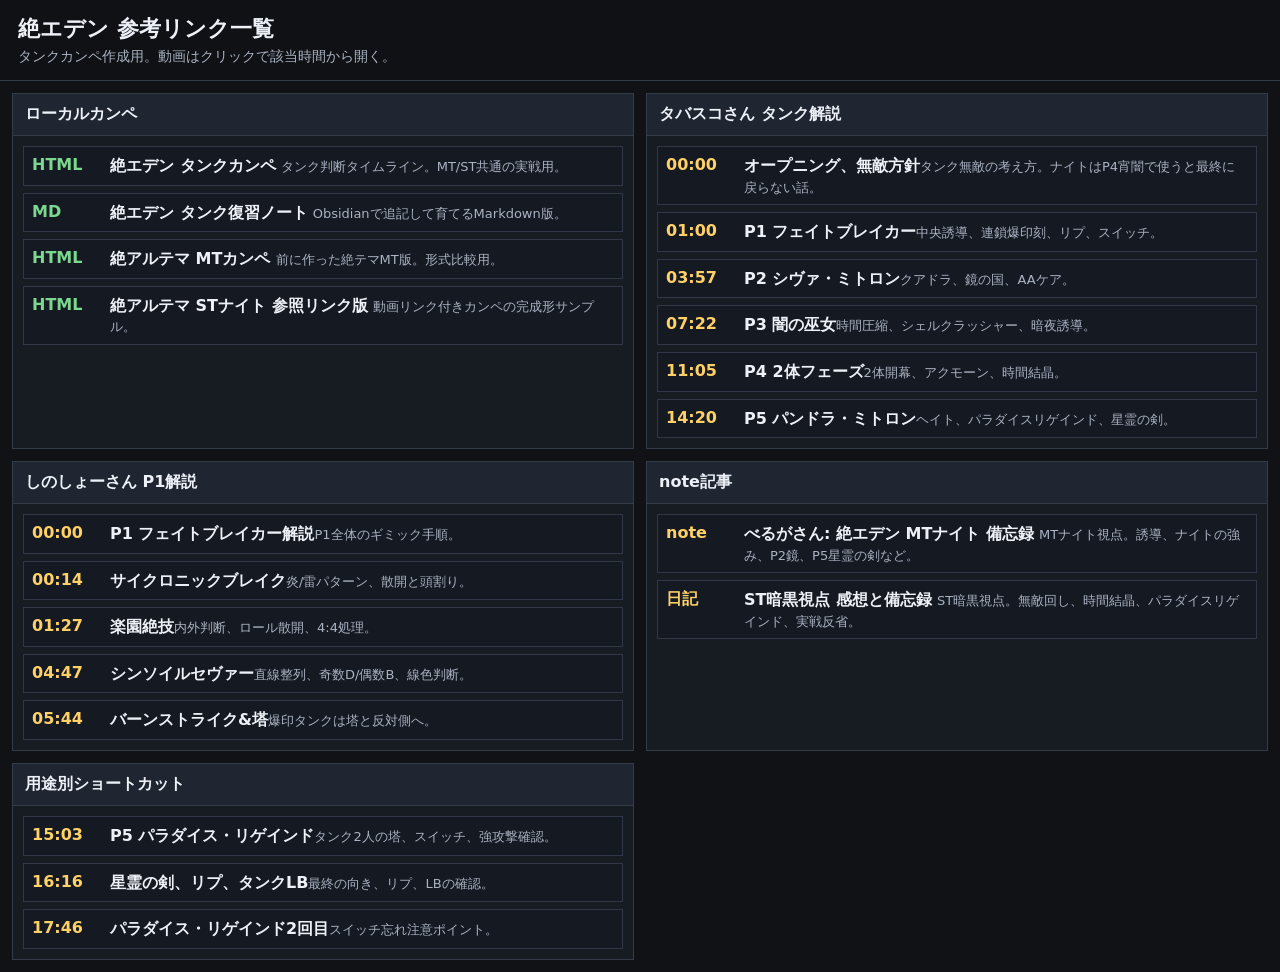
<file: sources/ultimate_eden_reference_links.html>
<!doctype html>
<html lang="ja">
<head>
  <meta charset="utf-8">
  <meta name="viewport" content="width=device-width, initial-scale=1">
  <title>絶エデン 参考リンク一覧</title>
  <style>
    :root {
      --bg: #101216;
      --panel: #171b22;
      --panel-2: #202631;
      --line: #343c4a;
      --text: #edf1f7;
      --muted: #aab3c2;
      --blue: #5da8ff;
      --yellow: #ffd166;
      --green: #7bd88f;
      --purple: #c792ea;
    }

    * { box-sizing: border-box; }

    body {
      margin: 0;
      background: var(--bg);
      color: var(--text);
      font-family: "Yu Gothic UI", "Meiryo", system-ui, sans-serif;
      letter-spacing: 0;
    }

    header {
      position: sticky;
      top: 0;
      z-index: 10;
      padding: 14px 18px;
      border-bottom: 1px solid var(--line);
      background: rgba(16, 18, 22, 0.96);
    }

    h1 {
      margin: 0 0 4px;
      font-size: 22px;
    }

    .lead {
      color: var(--muted);
      font-size: 14px;
    }

    main {
      display: grid;
      grid-template-columns: repeat(2, minmax(360px, 1fr));
      gap: 12px;
      padding: 12px;
    }

    section {
      border: 1px solid var(--line);
      background: var(--panel);
    }

    h2 {
      margin: 0;
      padding: 10px 12px;
      border-bottom: 1px solid var(--line);
      background: var(--panel-2);
      font-size: 16px;
    }

    .links {
      display: grid;
      gap: 7px;
      padding: 10px;
    }

    a.item {
      display: grid;
      grid-template-columns: 68px 1fr;
      gap: 10px;
      align-items: start;
      padding: 8px;
      border: 1px solid #303847;
      background: #151922;
      color: var(--text);
      text-decoration: none;
    }

    a.item:hover {
      border-color: var(--blue);
      background: #1b2330;
    }

    .time {
      color: var(--yellow);
      font-weight: 700;
      font-variant-numeric: tabular-nums;
    }

    .title {
      font-weight: 700;
      line-height: 1.35;
    }

    .desc {
      margin-top: 2px;
      color: var(--muted);
      font-size: 13px;
      line-height: 1.35;
    }

    .tag {
      display: inline-block;
      margin: 0 4px 4px 0;
      padding: 2px 7px;
      border-radius: 4px;
      border: 1px solid #3d4656;
      background: #11151d;
      color: #dce4f0;
      font-size: 12px;
      font-weight: 700;
    }

    .local {
      color: var(--green);
    }

    @media (max-width: 880px) {
      main { grid-template-columns: 1fr; }
    }
  </style>
</head>
<body>
  <header>
    <h1>絶エデン 参考リンク一覧</h1>
    <div class="lead">タンクカンペ作成用。動画はクリックで該当時間から開く。</div>
  </header>

  <main>
    <section>
      <h2>ローカルカンペ</h2>
      <div class="links">
        <a class="item" href="ultimate_eden_tank_cheatsheet.html">
          <span class="time local">HTML</span>
          <span>
            <span class="title">絶エデン タンクカンペ</span>
            <span class="desc">タンク判断タイムライン。MT/ST共通の実戦用。</span>
          </span>
        </a>
        <a class="item" href="ultimate_eden_tank_notes.md">
          <span class="time local">MD</span>
          <span>
            <span class="title">絶エデン タンク復習ノート</span>
            <span class="desc">Obsidianで追記して育てるMarkdown版。</span>
          </span>
        </a>
        <a class="item" href="../../ultima/crib_sheets/ultimate_mt_cheatsheet.html">
          <span class="time local">HTML</span>
          <span>
            <span class="title">絶アルテマ MTカンペ</span>
            <span class="desc">前に作った絶テマMT版。形式比較用。</span>
          </span>
        </a>
        <a class="item" href="../../ultima/crib_sheets/ultimate_st_pld_cheatsheet_sources.html">
          <span class="time local">HTML</span>
          <span>
            <span class="title">絶アルテマ STナイト 参照リンク版</span>
            <span class="desc">動画リンク付きカンペの完成形サンプル。</span>
          </span>
        </a>
      </div>
    </section>

    <section>
      <h2>タバスコさん タンク解説</h2>
      <div class="links">
        <a class="item" href="https://www.youtube.com/watch?v=iPbWtNaFu2U&t=0s" target="_blank" rel="noreferrer"><span class="time">00:00</span><span><span class="title">オープニング、無敵方針</span><span class="desc">タンク無敵の考え方。ナイトはP4宵闇で使うと最終に戻らない話。</span></span></a>
        <a class="item" href="https://www.youtube.com/watch?v=iPbWtNaFu2U&t=60s" target="_blank" rel="noreferrer"><span class="time">01:00</span><span><span class="title">P1 フェイトブレイカー</span><span class="desc">中央誘導、連鎖爆印刻、リプ、スイッチ。</span></span></a>
        <a class="item" href="https://www.youtube.com/watch?v=iPbWtNaFu2U&t=237s" target="_blank" rel="noreferrer"><span class="time">03:57</span><span><span class="title">P2 シヴァ・ミトロン</span><span class="desc">クアドラ、鏡の国、AAケア。</span></span></a>
        <a class="item" href="https://www.youtube.com/watch?v=iPbWtNaFu2U&t=442s" target="_blank" rel="noreferrer"><span class="time">07:22</span><span><span class="title">P3 闇の巫女</span><span class="desc">時間圧縮、シェルクラッシャー、暗夜誘導。</span></span></a>
        <a class="item" href="https://www.youtube.com/watch?v=iPbWtNaFu2U&t=665s" target="_blank" rel="noreferrer"><span class="time">11:05</span><span><span class="title">P4 2体フェーズ</span><span class="desc">2体開幕、アクモーン、時間結晶。</span></span></a>
        <a class="item" href="https://www.youtube.com/watch?v=iPbWtNaFu2U&t=860s" target="_blank" rel="noreferrer"><span class="time">14:20</span><span><span class="title">P5 パンドラ・ミトロン</span><span class="desc">ヘイト、パラダイスリゲインド、星霊の剣。</span></span></a>
      </div>
    </section>

    <section>
      <h2>しのしょーさん P1解説</h2>
      <div class="links">
        <a class="item" href="https://www.youtube.com/watch?v=s2ULM2v7e5g&t=0s" target="_blank" rel="noreferrer"><span class="time">00:00</span><span><span class="title">P1 フェイトブレイカー解説</span><span class="desc">P1全体のギミック手順。</span></span></a>
        <a class="item" href="https://www.youtube.com/watch?v=s2ULM2v7e5g&t=14s" target="_blank" rel="noreferrer"><span class="time">00:14</span><span><span class="title">サイクロニックブレイク</span><span class="desc">炎/雷パターン、散開と頭割り。</span></span></a>
        <a class="item" href="https://www.youtube.com/watch?v=s2ULM2v7e5g&t=87s" target="_blank" rel="noreferrer"><span class="time">01:27</span><span><span class="title">楽園絶技</span><span class="desc">内外判断、ロール散開、4:4処理。</span></span></a>
        <a class="item" href="https://www.youtube.com/watch?v=s2ULM2v7e5g&t=287s" target="_blank" rel="noreferrer"><span class="time">04:47</span><span><span class="title">シンソイルセヴァー</span><span class="desc">直線整列、奇数D/偶数B、線色判断。</span></span></a>
        <a class="item" href="https://www.youtube.com/watch?v=s2ULM2v7e5g&t=344s" target="_blank" rel="noreferrer"><span class="time">05:44</span><span><span class="title">バーンストライク&塔</span><span class="desc">爆印タンクは塔と反対側へ。</span></span></a>
      </div>
    </section>

    <section>
      <h2>note記事</h2>
      <div class="links">
        <a class="item" href="https://note.com/plz_intervention/n/ne84adb83d6ef" target="_blank" rel="noreferrer">
          <span class="time">note</span>
          <span>
            <span class="title">べるがさん: 絶エデン MTナイト 備忘録</span>
            <span class="desc">MTナイト視点。誘導、ナイトの強み、P2鏡、P5星霊の剣など。</span>
          </span>
        </a>
        <a class="item" href="https://jp.finalfantasyxiv.com/lodestone/character/47310454/blog/5512267/" target="_blank" rel="noreferrer">
          <span class="time">日記</span>
          <span>
            <span class="title">ST暗黒視点 感想と備忘録</span>
            <span class="desc">ST暗黒視点。無敵回し、時間結晶、パラダイスリゲインド、実戦反省。</span>
          </span>
        </a>
      </div>
    </section>

    <section>
      <h2>用途別ショートカット</h2>
      <div class="links">
        <a class="item" href="https://www.youtube.com/watch?v=iPbWtNaFu2U&t=903s" target="_blank" rel="noreferrer"><span class="time">15:03</span><span><span class="title">P5 パラダイス・リゲインド</span><span class="desc">タンク2人の塔、スイッチ、強攻撃確認。</span></span></a>
        <a class="item" href="https://www.youtube.com/watch?v=iPbWtNaFu2U&t=976s" target="_blank" rel="noreferrer"><span class="time">16:16</span><span><span class="title">星霊の剣、リプ、タンクLB</span><span class="desc">最終の向き、リプ、LBの確認。</span></span></a>
        <a class="item" href="https://www.youtube.com/watch?v=iPbWtNaFu2U&t=1066s" target="_blank" rel="noreferrer"><span class="time">17:46</span><span><span class="title">パラダイス・リゲインド2回目</span><span class="desc">スイッチ忘れ注意ポイント。</span></span></a>
      </div>
    </section>
  </main>
</body>
</html>
</file>
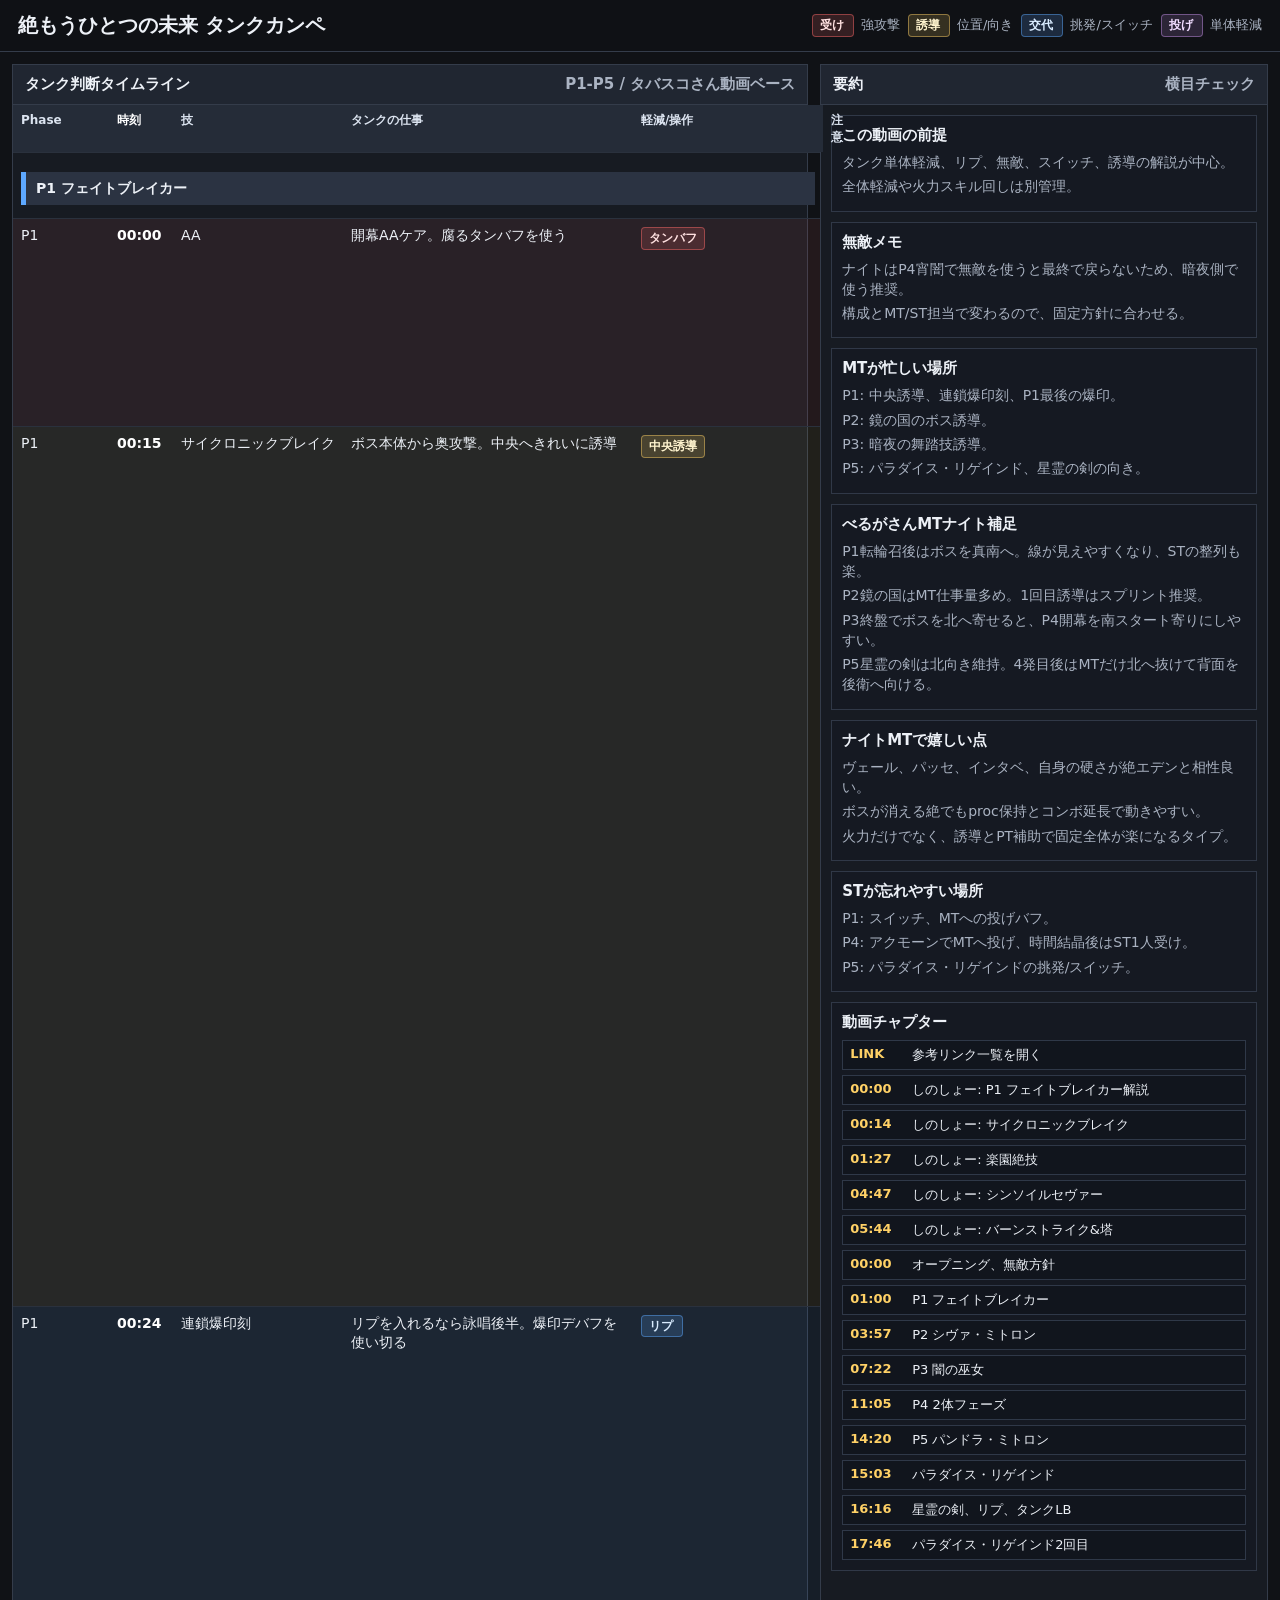
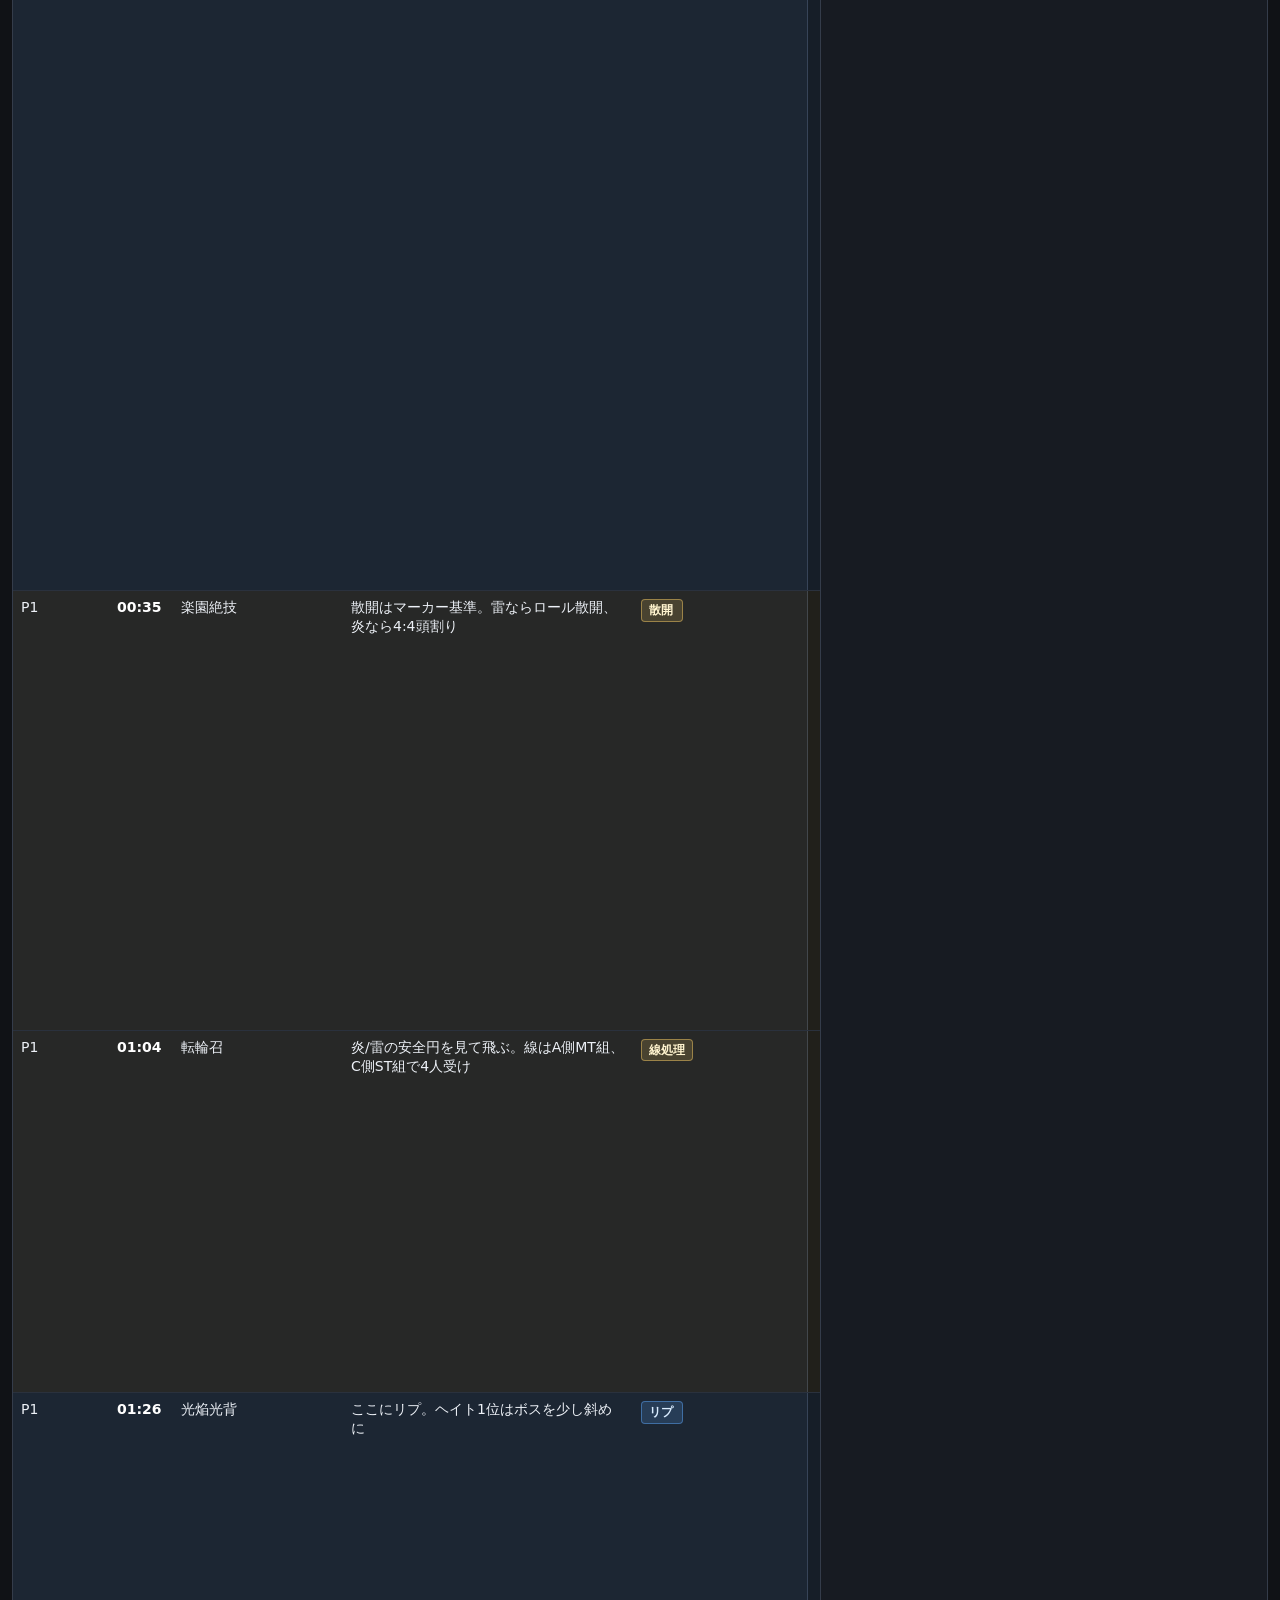
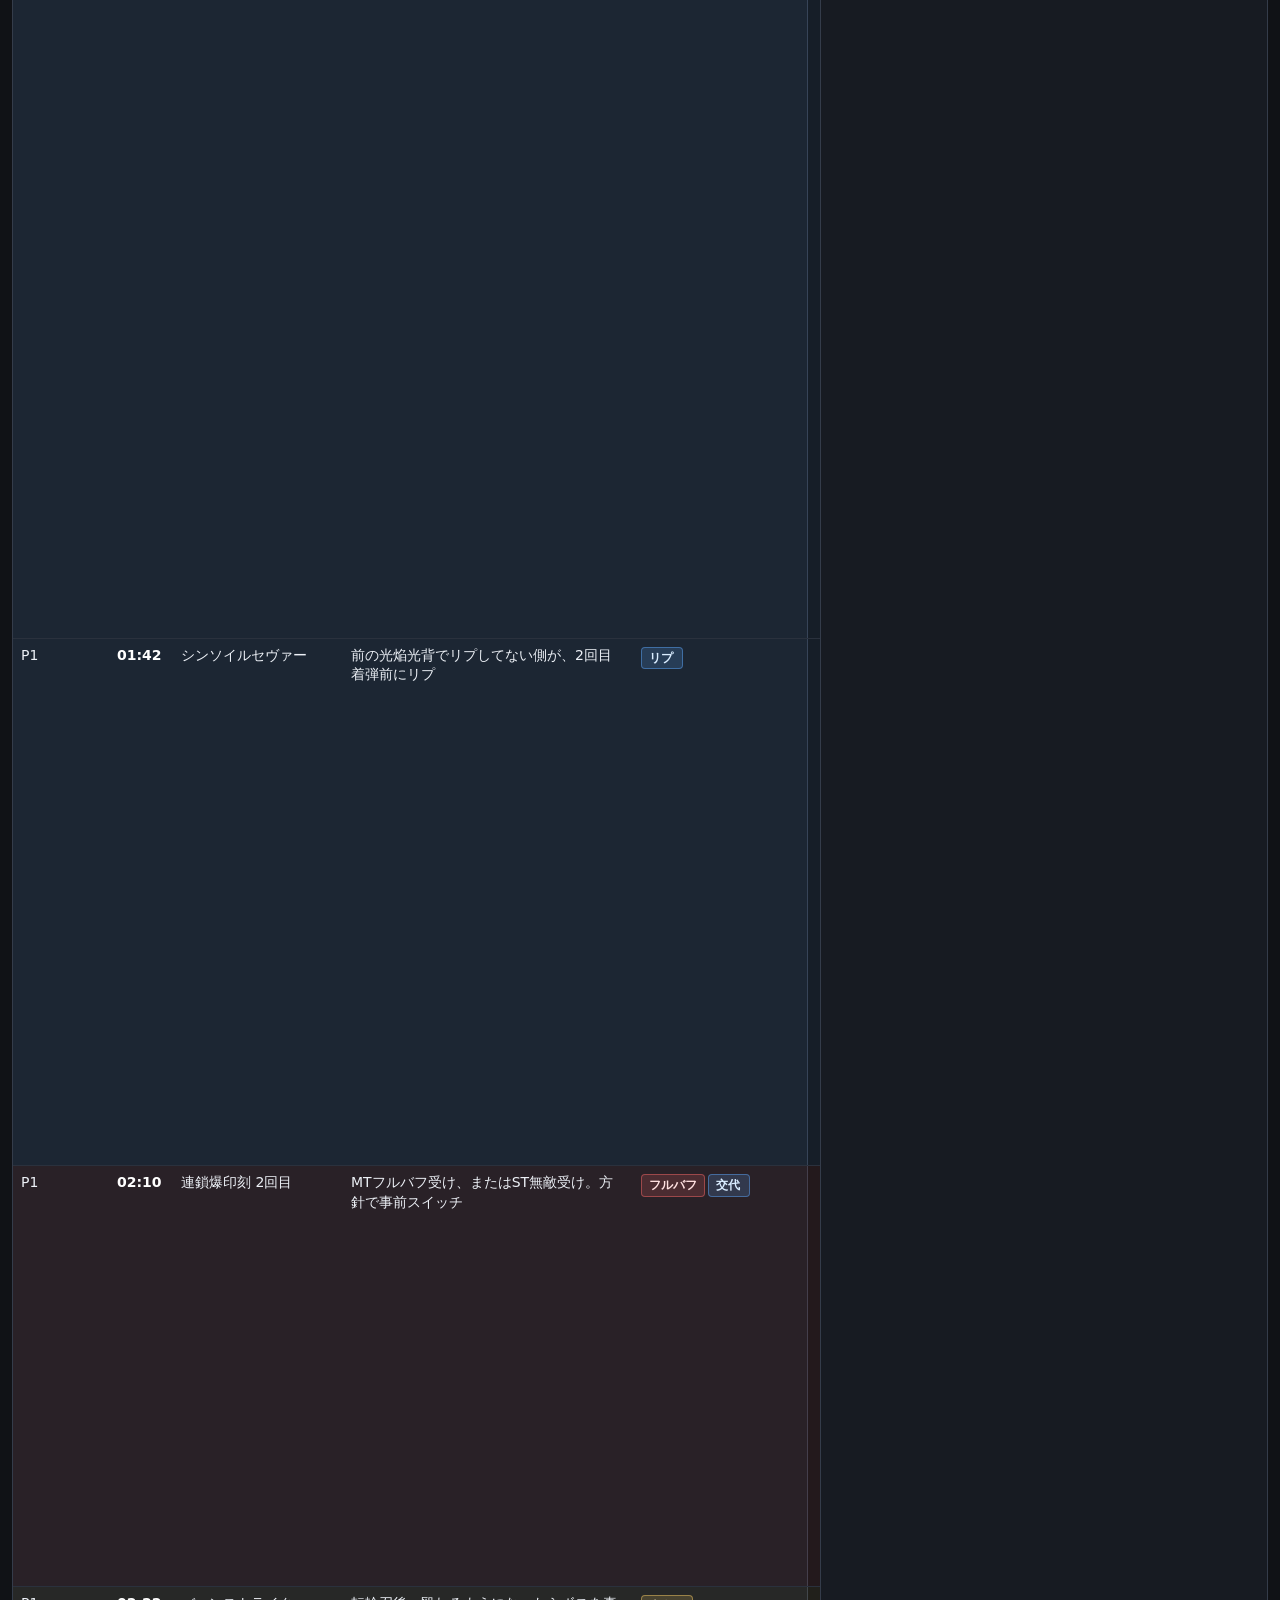
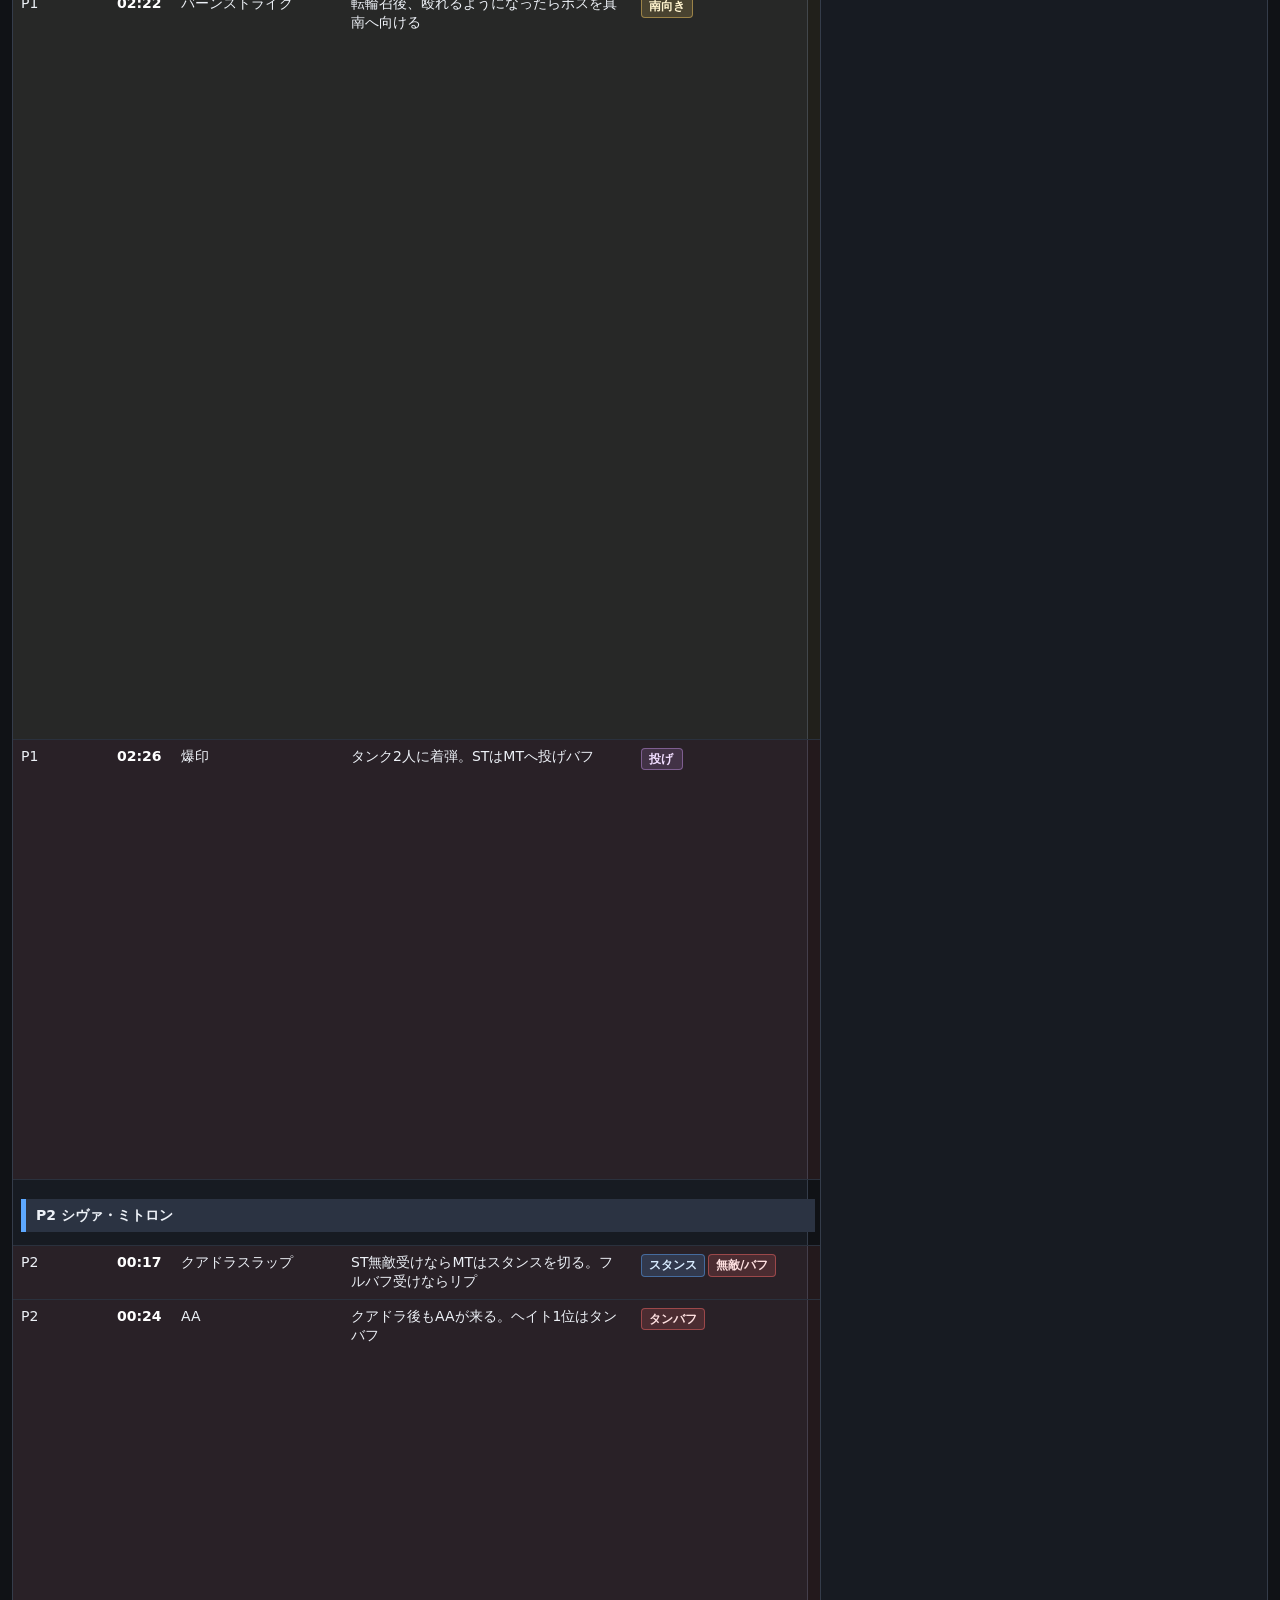
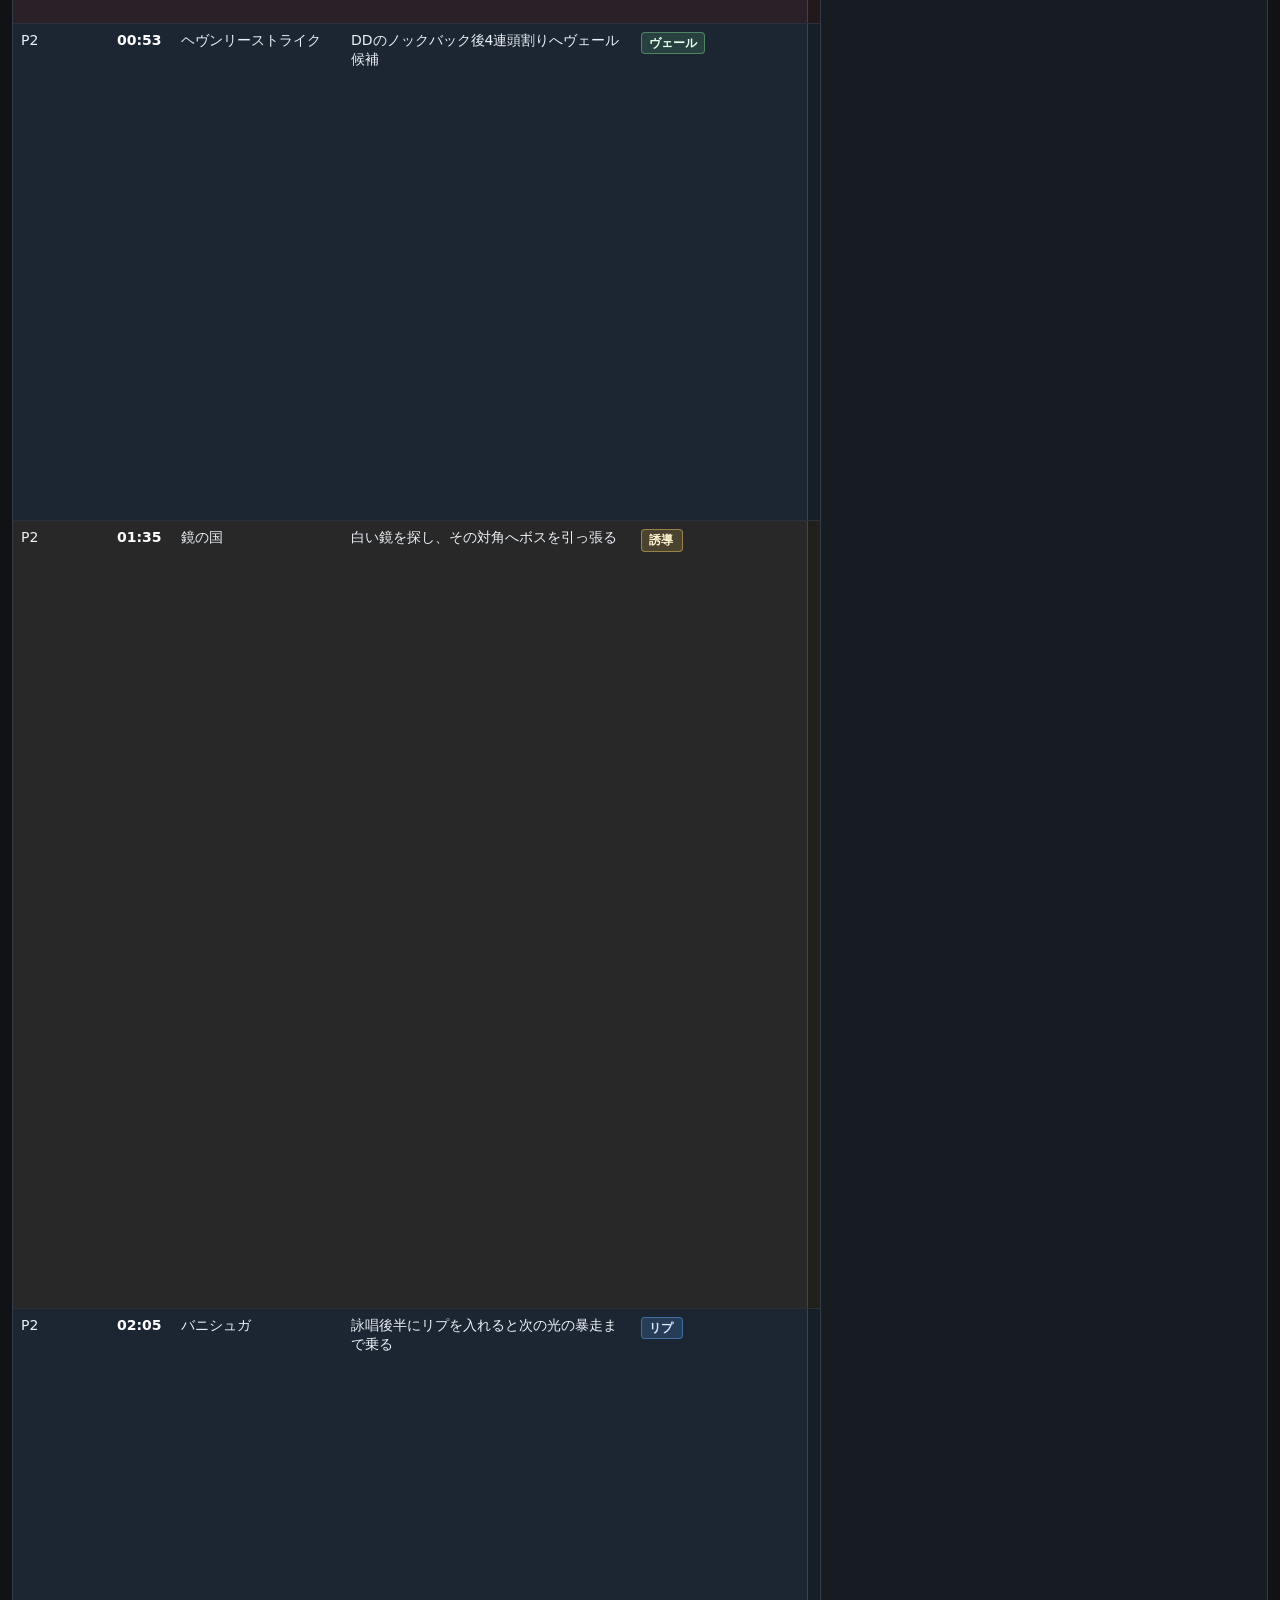
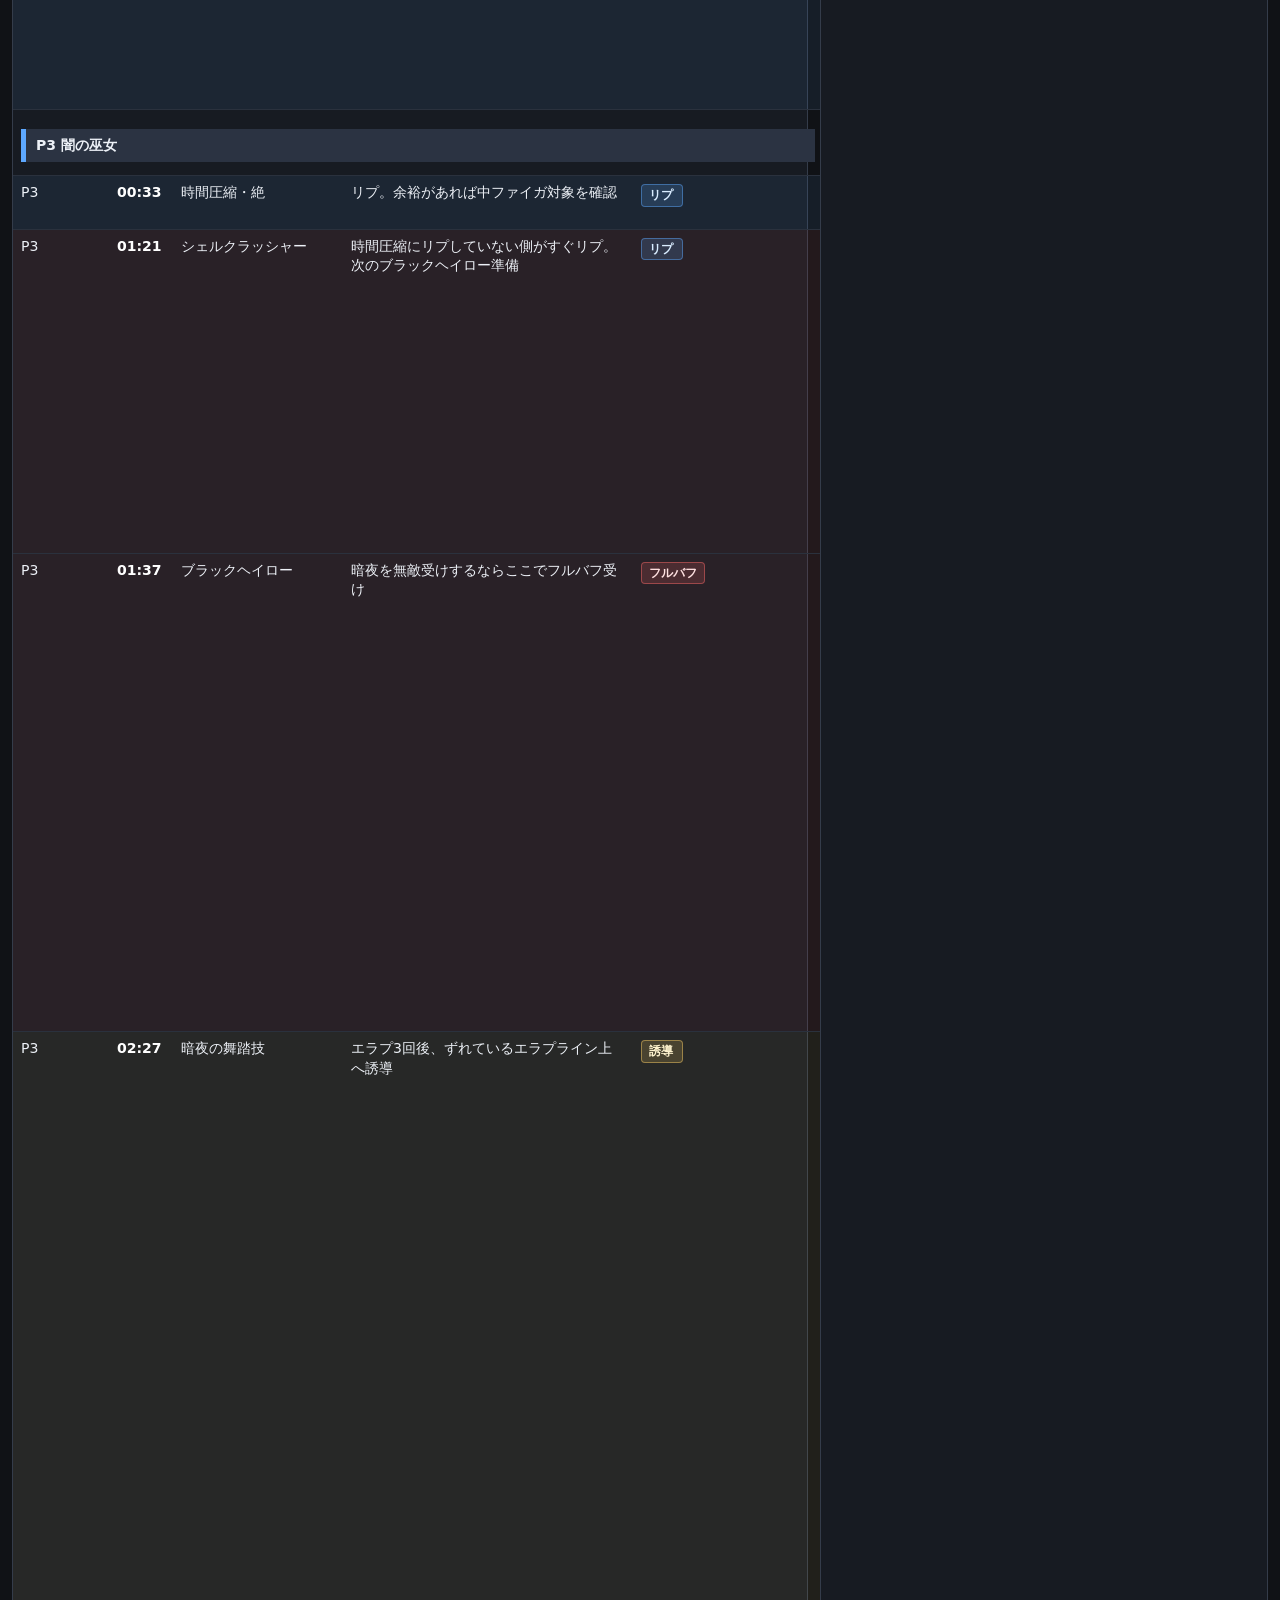
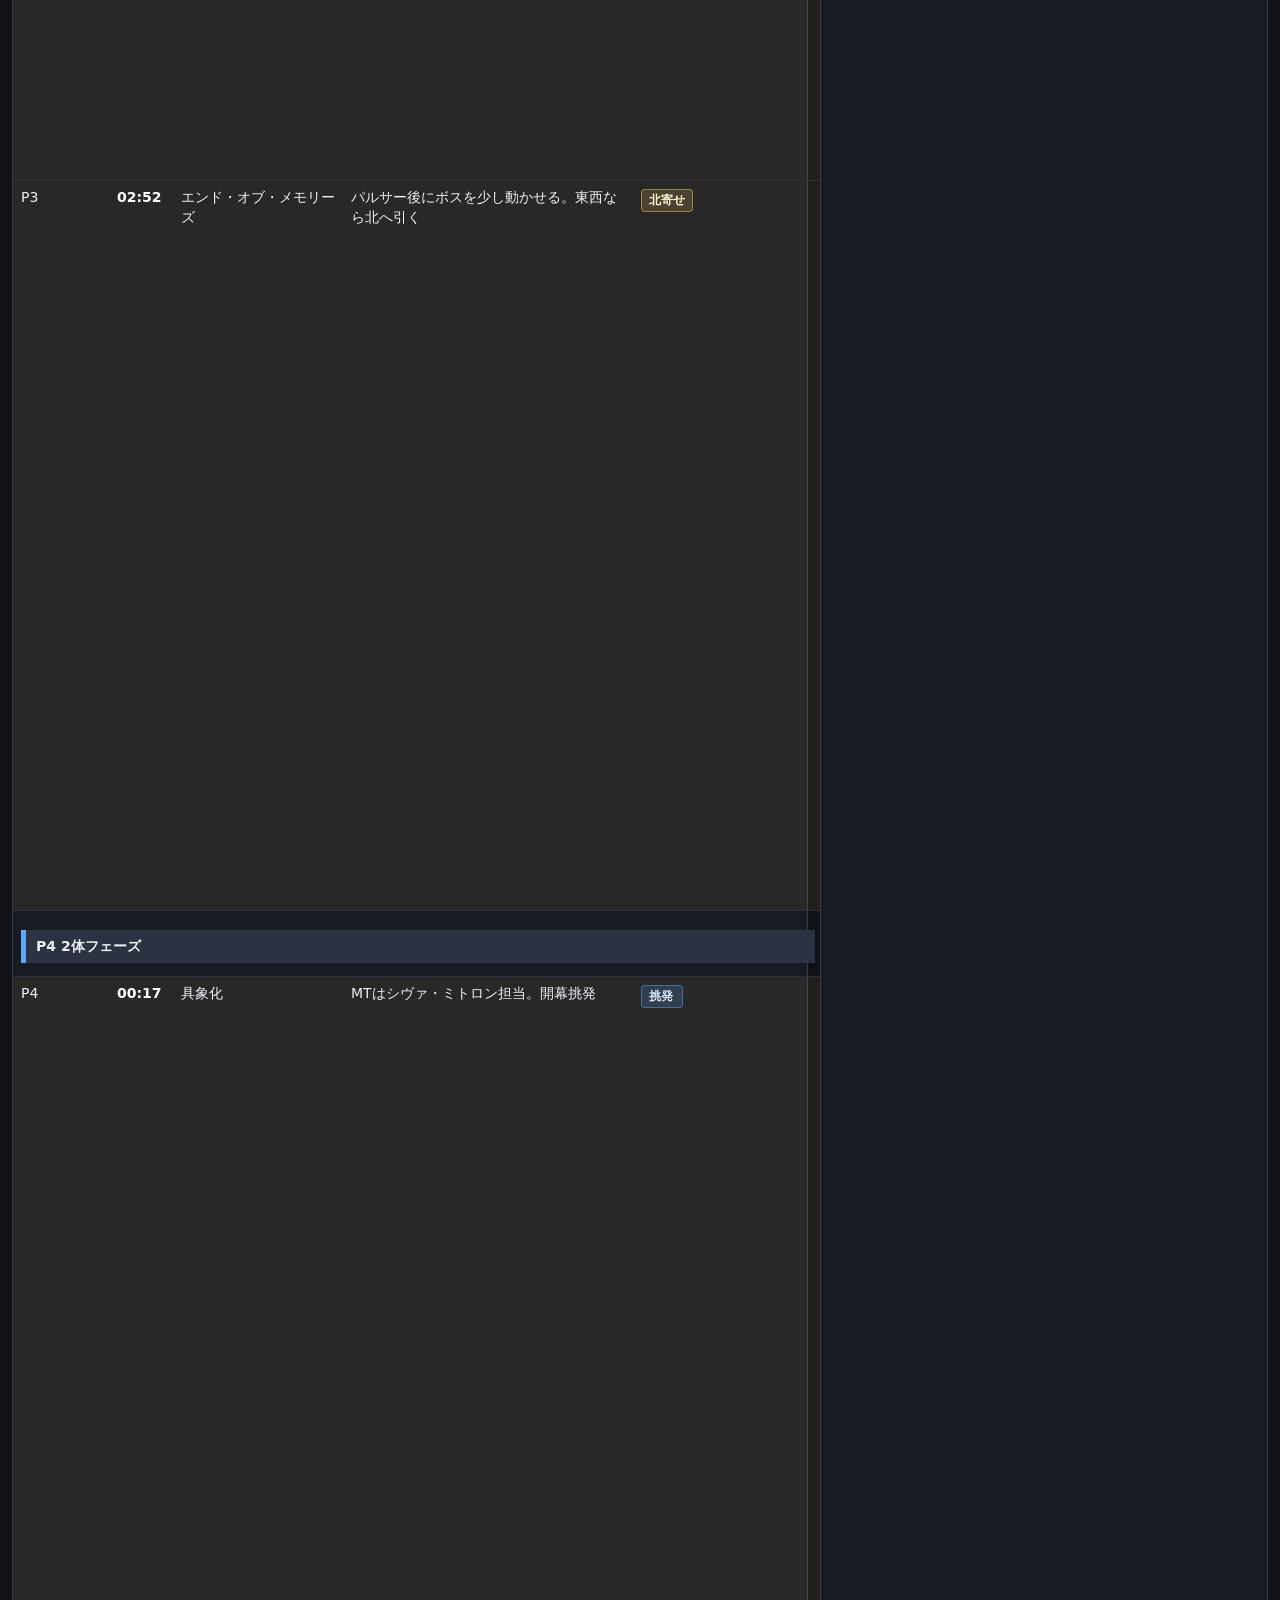
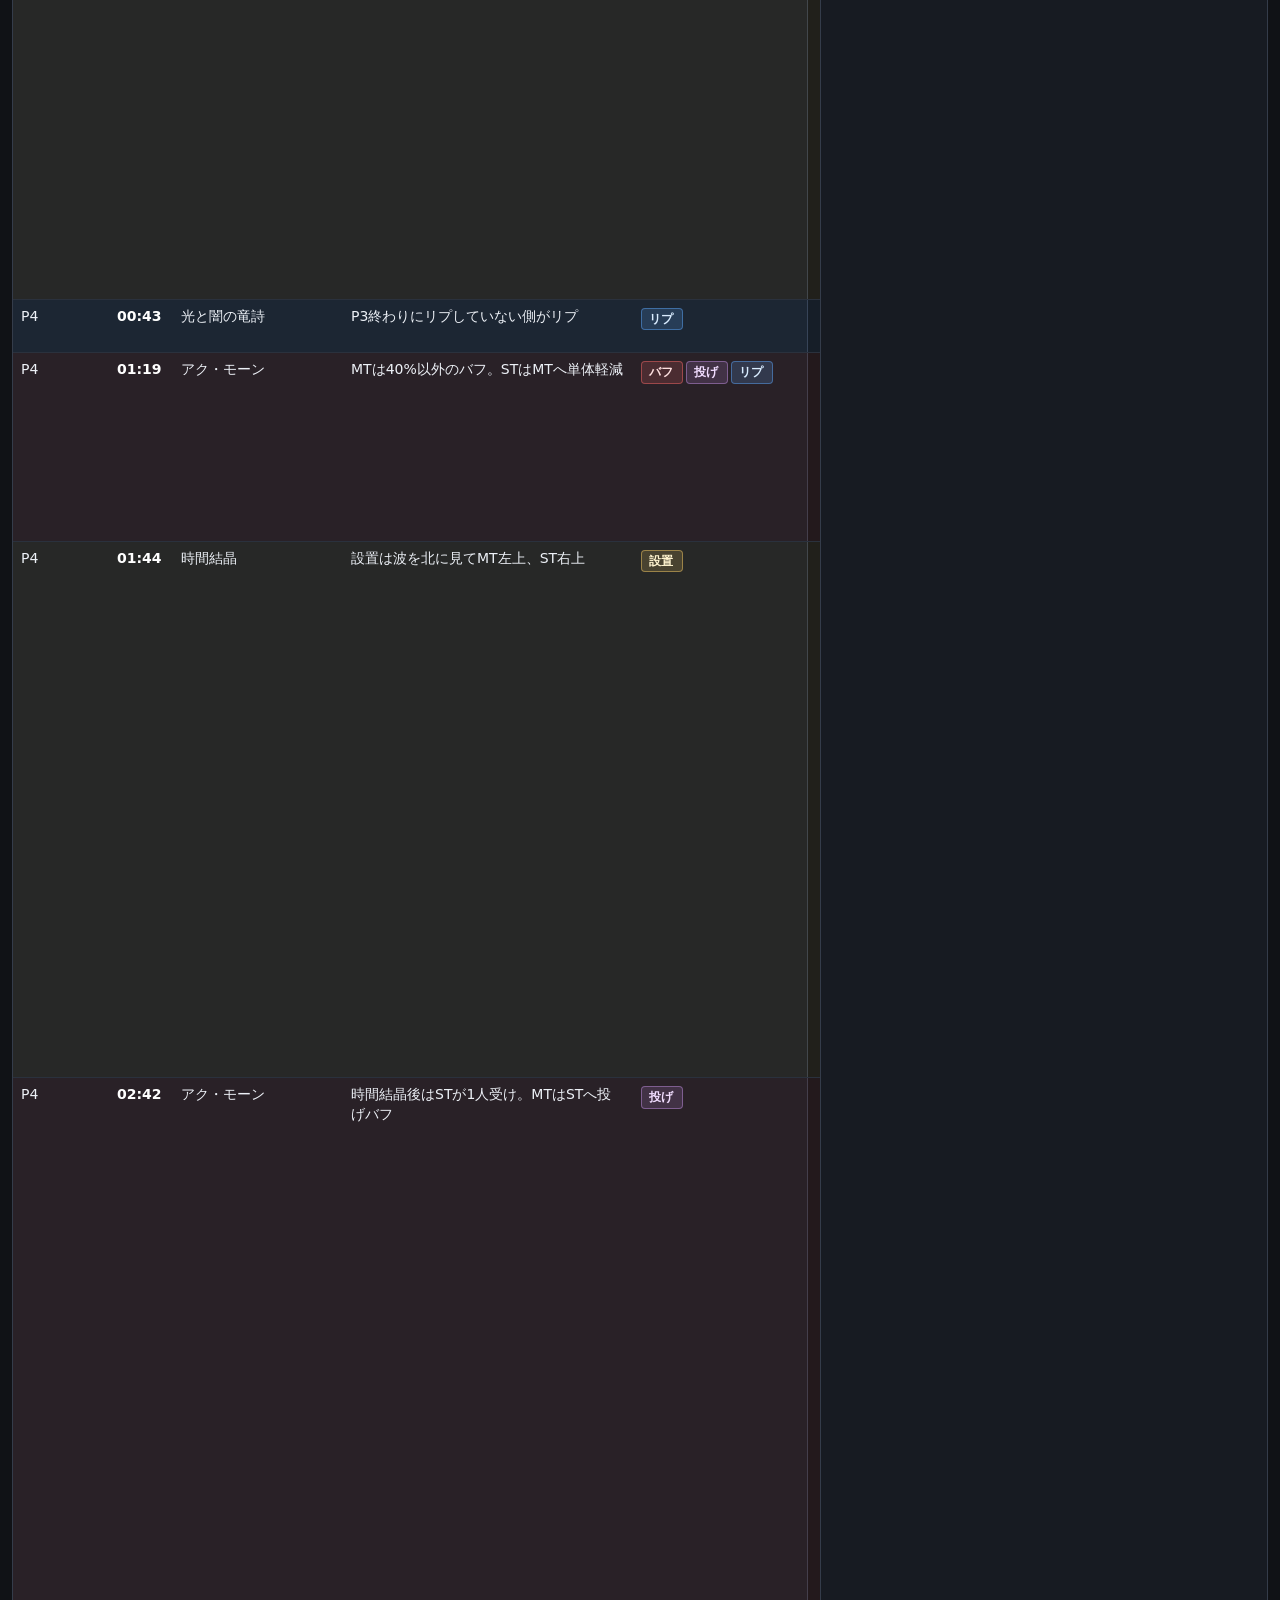
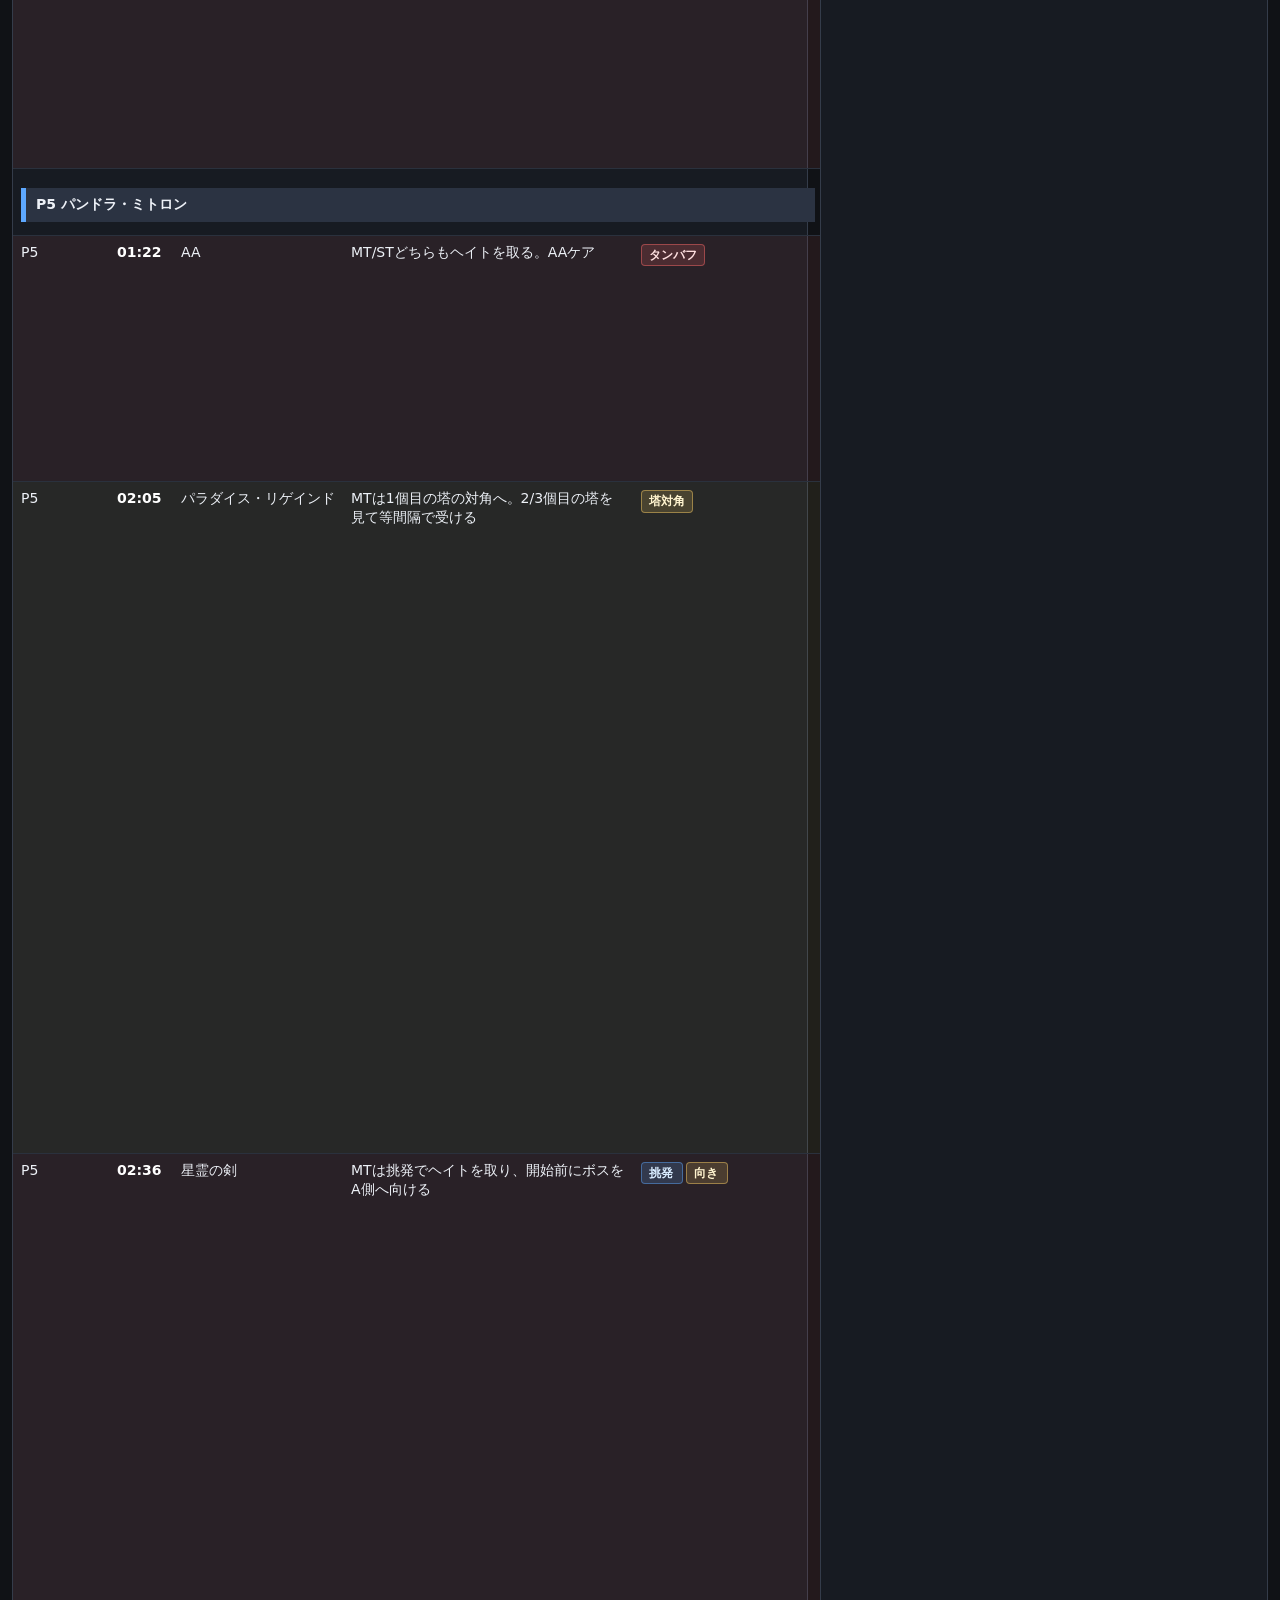
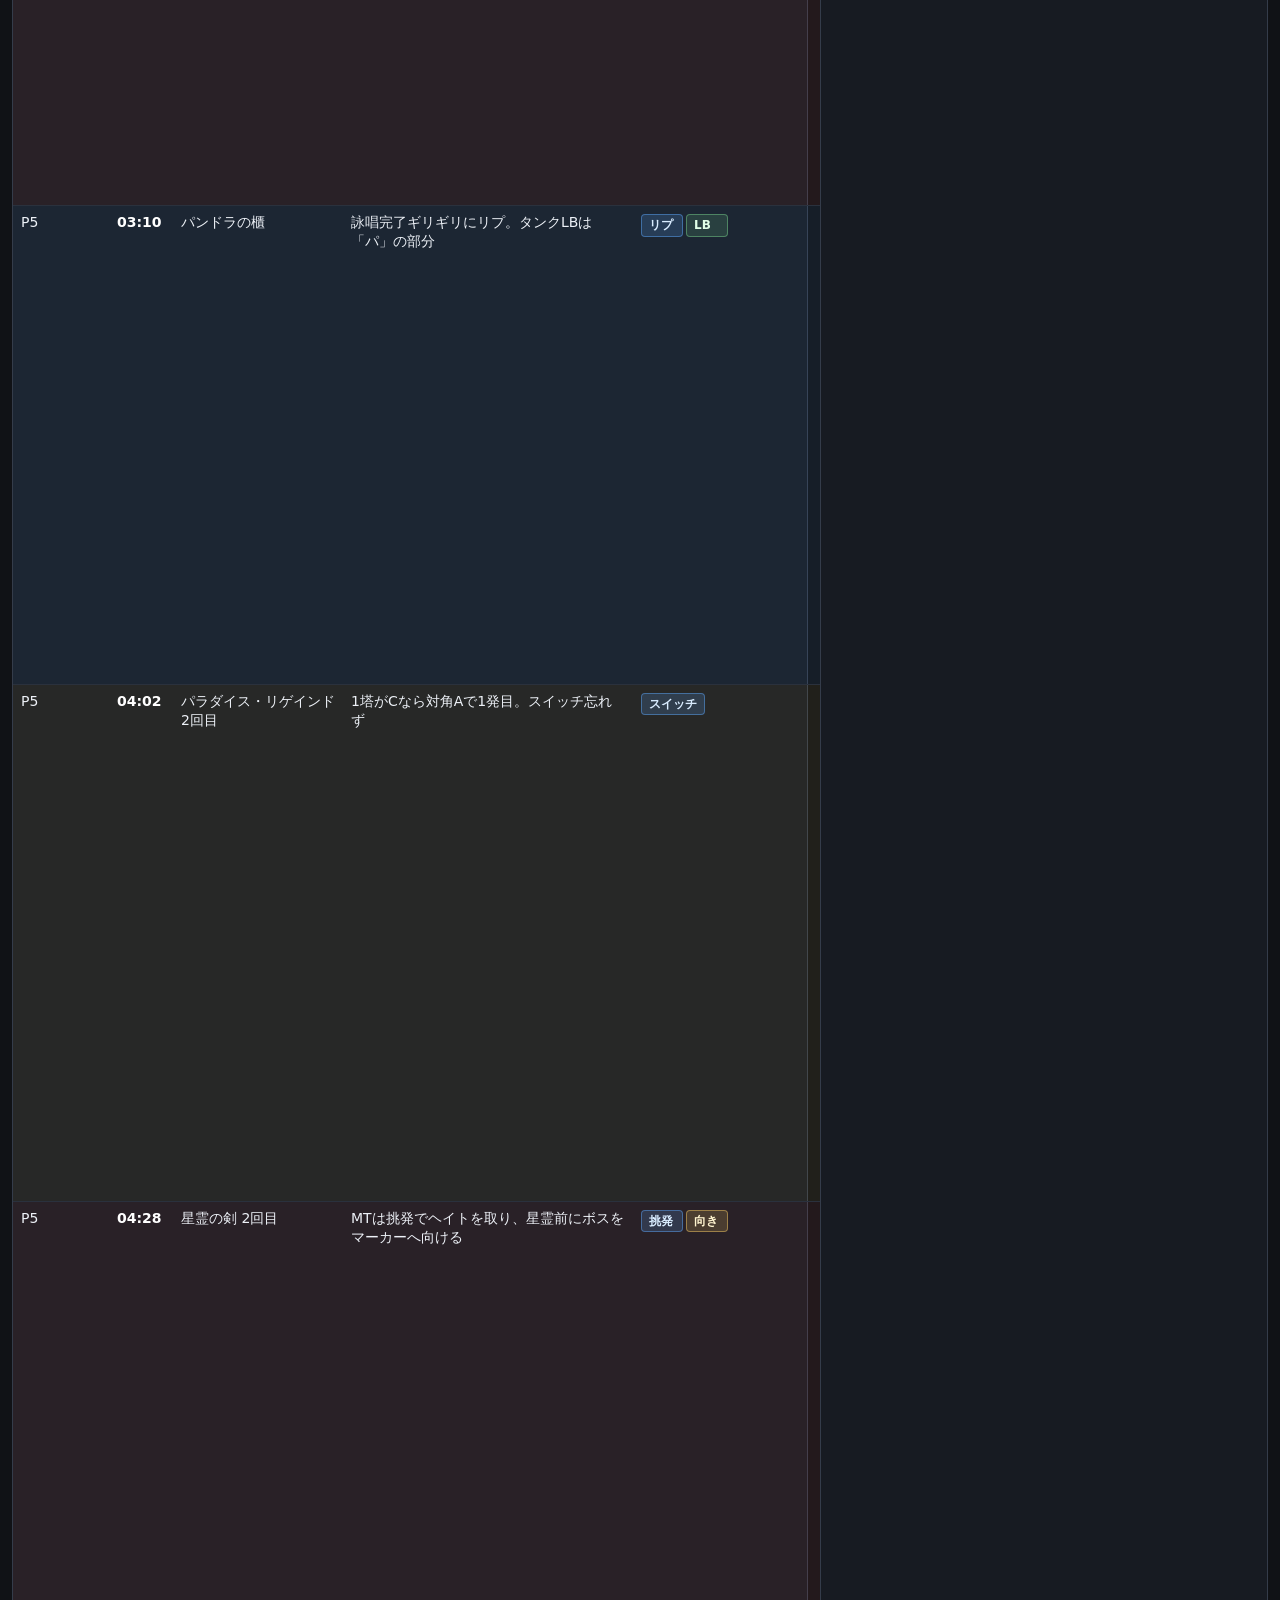
<file: sources/ultimate_eden_tank_cheatsheet.html>
<!doctype html>
<html lang="ja">
<head>
  <meta charset="utf-8">
  <meta name="viewport" content="width=device-width, initial-scale=1">
  <title>絶もうひとつの未来 タンクカンペ</title>
  <style>
    :root {
      --bg: #101216;
      --panel: #171b22;
      --panel-2: #202631;
      --line: #343c4a;
      --text: #edf1f7;
      --muted: #aab3c2;
      --blue: #5da8ff;
      --cyan: #48d1cc;
      --yellow: #ffd166;
      --red: #ff6b6b;
      --green: #7bd88f;
      --purple: #c792ea;
    }

    * { box-sizing: border-box; }

    body {
      margin: 0;
      background: var(--bg);
      color: var(--text);
      font-family: "Yu Gothic UI", "Meiryo", system-ui, sans-serif;
      letter-spacing: 0;
    }

    header {
      position: sticky;
      top: 0;
      z-index: 10;
      display: flex;
      justify-content: space-between;
      align-items: center;
      gap: 16px;
      padding: 12px 18px;
      border-bottom: 1px solid var(--line);
      background: rgba(16, 18, 22, 0.96);
    }

    h1 { margin: 0; font-size: 20px; }

    .legend {
      display: flex;
      flex-wrap: wrap;
      gap: 8px;
      color: var(--muted);
      font-size: 13px;
    }

    .wrap {
      display: grid;
      grid-template-columns: minmax(720px, 1.28fr) minmax(380px, 0.72fr);
      gap: 12px;
      padding: 12px;
    }

    section {
      min-width: 0;
      border: 1px solid var(--line);
      background: var(--panel);
    }

    .section-title {
      display: flex;
      justify-content: space-between;
      gap: 12px;
      padding: 10px 12px;
      border-bottom: 1px solid var(--line);
      background: var(--panel-2);
      font-size: 15px;
      font-weight: 700;
    }

    table {
      width: 100%;
      border-collapse: collapse;
      table-layout: fixed;
    }

    th, td {
      padding: 7px 8px;
      border-bottom: 1px solid #2a313d;
      vertical-align: top;
      font-size: 14px;
      line-height: 1.38;
    }

    th {
      position: sticky;
      top: 49px;
      z-index: 5;
      background: #252c38;
      color: #dce4f0;
      font-size: 12px;
      text-align: left;
    }

    tr.critical { background: rgba(255, 107, 107, 0.08); }
    tr.party { background: rgba(93, 168, 255, 0.08); }
    tr.move { background: rgba(255, 209, 102, 0.07); }

    .phase {
      margin: 12px 0 6px;
      padding: 7px 10px;
      background: #2b3342;
      border-left: 5px solid var(--blue);
      font-weight: 700;
      font-size: 14px;
    }

    .badge {
      display: inline-block;
      min-width: 42px;
      margin: 1px 3px 2px 0;
      padding: 2px 7px;
      border-radius: 4px;
      border: 1px solid transparent;
      font-size: 12px;
      font-weight: 700;
      white-space: nowrap;
    }

    .b-blue { color: #d9ecff; background: rgba(93, 168, 255, 0.18); border-color: rgba(93, 168, 255, 0.45); }
    .b-cyan { color: #d9fffc; background: rgba(72, 209, 204, 0.16); border-color: rgba(72, 209, 204, 0.45); }
    .b-yellow { color: #fff4cf; background: rgba(255, 209, 102, 0.16); border-color: rgba(255, 209, 102, 0.45); }
    .b-red { color: #ffe1e1; background: rgba(255, 107, 107, 0.16); border-color: rgba(255, 107, 107, 0.45); }
    .b-green { color: #e1ffe8; background: rgba(123, 216, 143, 0.15); border-color: rgba(123, 216, 143, 0.45); }
    .b-purple { color: #f1ddff; background: rgba(199, 146, 234, 0.16); border-color: rgba(199, 146, 234, 0.45); }

    .time { width: 64px; color: #fff; font-weight: 700; }
    .phase-col { width: 96px; }
    .trigger { width: 170px; }
    .task { width: 290px; }
    .mit { width: 190px; }
    .note { color: var(--muted); }

    a.ref {
      display: inline-block;
      margin-top: 4px;
      padding: 1px 6px;
      border: 1px solid #3d4656;
      border-radius: 4px;
      background: rgba(93, 168, 255, 0.15);
      color: #d9ecff;
      font-size: 11px;
      font-weight: 700;
      text-decoration: none;
    }

    a.ref:hover { border-color: var(--yellow); color: #fff4cf; }

    .cards { display: grid; gap: 10px; padding: 10px; }
    .card { border: 1px solid #303847; background: #151922; padding: 10px; }
    .card h3 { margin: 0 0 7px; font-size: 15px; }
    .card p { margin: 4px 0; color: var(--muted); font-size: 14px; line-height: 1.45; }

    .chapter-list { display: grid; gap: 5px; margin-top: 8px; }
    .chapter-list a {
      display: grid;
      grid-template-columns: 54px 1fr;
      gap: 8px;
      padding: 5px 7px;
      border: 1px solid #2f3848;
      background: #11151d;
      color: var(--text);
      text-decoration: none;
      font-size: 13px;
    }

    .chapter-list a:hover { border-color: var(--blue); background: #1b2330; }
    .chapter-time { color: var(--yellow); font-weight: 700; font-variant-numeric: tabular-nums; }
    .big { color: var(--text); font-weight: 700; }

    @media (max-width: 1120px) {
      .wrap { grid-template-columns: 1fr; }
      th { top: 74px; }
    }
  </style>
</head>
<body>
  <header>
    <h1>絶もうひとつの未来 タンクカンペ</h1>
    <div class="legend">
      <span><span class="badge b-red">受け</span> 強攻撃</span>
      <span><span class="badge b-yellow">誘導</span> 位置/向き</span>
      <span><span class="badge b-blue">交代</span> 挑発/スイッチ</span>
      <span><span class="badge b-purple">投げ</span> 単体軽減</span>
    </div>
  </header>

  <main class="wrap">
    <section>
      <div class="section-title">
        <span>タンク判断タイムライン</span>
        <span class="note">P1-P5 / タバスコさん動画ベース</span>
      </div>
      <table>
        <thead>
          <tr>
            <th class="phase-col">Phase</th>
            <th class="time">時刻</th>
            <th class="trigger">技</th>
            <th class="task">タンクの仕事</th>
            <th class="mit">軽減/操作</th>
            <th>注意</th>
          </tr>
        </thead>
        <tbody>
          <tr><td colspan="6"><div class="phase">P1 フェイトブレイカー</div></td></tr>
          <tr class="critical">
            <td>P1</td><td class="time">00:00</td><td>AA</td>
            <td>開幕AAケア。腐るタンバフを使う</td>
            <td><span class="badge b-red">タンバフ</span></td>
            <td class="note">開幕からAAが続く。<a class="ref" href="https://www.youtube.com/watch?v=iPbWtNaFu2U&t=62s" target="_blank" rel="noreferrer">動画</a></td>
          </tr>
          <tr class="move">
            <td>P1</td><td class="time">00:15</td><td>サイクロニックブレイク</td>
            <td>ボス本体から奥攻撃。中央へきれいに誘導</td>
            <td><span class="badge b-yellow">中央誘導</span></td>
            <td class="note">床の矢印先端まで誘導するとボス向きが変わりにくく近接に優しい。炎はペア頭割り、雷は全員AoE。<a class="ref" href="https://www.youtube.com/watch?v=s2ULM2v7e5g&t=14s" target="_blank" rel="noreferrer">P1解説</a></td>
          </tr>
          <tr class="party">
            <td>P1</td><td class="time">00:24</td><td>連鎖爆印刻</td>
            <td>リプを入れるなら詠唱後半。爆印デバフを使い切る</td>
            <td><span class="badge b-blue">リプ</span></td>
            <td class="note">無敵受けならスイッチ不要だが、早すぎるとAAで死ぬためAA分も無敵時間に入れる。バフ受けならST挑発。</td>
          </tr>
          <tr class="move">
            <td>P1</td><td class="time">00:35</td><td>楽園絶技</td>
            <td>散開はマーカー基準。雷ならロール散開、炎なら4:4頭割り</td>
            <td><span class="badge b-yellow">散開</span></td>
            <td class="note">赤/黄がST組、青/紫がMT組のように分ける運用例。<a class="ref" href="https://www.youtube.com/watch?v=s2ULM2v7e5g&t=87s" target="_blank" rel="noreferrer">楽園</a></td>
          </tr>
          <tr class="move">
            <td>P1</td><td class="time">01:04</td><td>転輪召</td>
            <td>炎/雷の安全円を見て飛ぶ。線はA側MT組、C側ST組で4人受け</td>
            <td><span class="badge b-yellow">線処理</span></td>
            <td class="note">同じ側に線が2つ出たらD3/D4調整の運用例。</td>
          </tr>
          <tr class="party">
            <td>P1</td><td class="time">01:26</td><td>光焔光背</td>
            <td>ここにリプ。ヘイト1位はボスを少し斜めに</td>
            <td><span class="badge b-blue">リプ</span></td>
            <td class="note">シンソイルセヴァー中にメレーが方向指定を取りやすい。Dot同時ヒットがあるので軽減甘いと危険。</td>
          </tr>
          <tr class="party">
            <td>P1</td><td class="time">01:42</td><td>シンソイルセヴァー</td>
            <td>前の光焔光背でリプしてない側が、2回目着弾前にリプ</td>
            <td><span class="badge b-blue">リプ</span></td>
            <td class="note">詠唱前に直線整列。線は奇数D、偶数B。線色で炎/雷判断。<a class="ref" href="https://www.youtube.com/watch?v=s2ULM2v7e5g&t=287s" target="_blank" rel="noreferrer">セヴァー</a></td>
          </tr>
          <tr class="critical">
            <td>P1</td><td class="time">02:10</td><td>連鎖爆印刻 2回目</td>
            <td>MTフルバフ受け、またはST無敵受け。方針で事前スイッチ</td>
            <td><span class="badge b-red">フルバフ</span><span class="badge b-blue">交代</span></td>
            <td class="note">ST無敵なら2回目光焔光背直後までにスイッチ。</td>
          </tr>
          <tr class="move">
            <td>P1</td><td class="time">02:22</td><td>バーンストライク</td>
            <td>転輪召後、殴れるようになったらボスを真南へ向ける</td>
            <td><span class="badge b-yellow">南向き</span></td>
            <td class="note">南整列の線が見えやすくなる。北向き維持は事故りやすい。爆印タンクは塔と反対側へ。<a class="ref" href="https://www.youtube.com/watch?v=s2ULM2v7e5g&t=344s" target="_blank" rel="noreferrer">塔</a></td>
          </tr>
          <tr class="critical">
            <td>P1</td><td class="time">02:26</td><td>爆印</td>
            <td>タンク2人に着弾。STはMTへ投げバフ</td>
            <td><span class="badge b-purple">投げ</span></td>
            <td class="note">MT側のバフが薄くなりやすい。距離が離れすぎない。</td>
          </tr>

          <tr><td colspan="6"><div class="phase">P2 シヴァ・ミトロン</div></td></tr>
          <tr class="critical">
            <td>P2</td><td class="time">00:17</td><td>クアドラスラップ</td>
            <td>ST無敵受けならMTはスタンスを切る。フルバフ受けならリプ</td>
            <td><span class="badge b-blue">スタンス</span><span class="badge b-red">無敵/バフ</span></td>
            <td class="note"><a class="ref" href="https://www.youtube.com/watch?v=iPbWtNaFu2U&t=237s" target="_blank" rel="noreferrer">動画</a></td>
          </tr>
          <tr class="critical">
            <td>P2</td><td class="time">00:24</td><td>AA</td>
            <td>クアドラ後もAAが来る。ヘイト1位はタンバフ</td>
            <td><span class="badge b-red">タンバフ</span></td>
            <td class="note">P2は強攻撃が少ないのでAAに散らす。</td>
          </tr>
          <tr class="party">
            <td>P2</td><td class="time">00:53</td><td>ヘヴンリーストライク</td>
            <td>DDのノックバック後4連頭割りへヴェール候補</td>
            <td><span class="badge b-green">ヴェール</span></td>
            <td class="note">マーカー設置からノックバックまでの間に入れると強い。</td>
          </tr>
          <tr class="move">
            <td>P2</td><td class="time">01:35</td><td>鏡の国</td>
            <td>白い鏡を探し、その対角へボスを引っ張る</td>
            <td><span class="badge b-yellow">誘導</span></td>
            <td class="note">MTの仕事量多め。1回目は猶予が少ないのでスプリント推奨。赤鏡が遠い場合は引っ張り短め。</td>
          </tr>
          <tr class="party">
            <td>P2</td><td class="time">02:05</td><td>バニシュガ</td>
            <td>詠唱後半にリプを入れると次の光の暴走まで乗る</td>
            <td><span class="badge b-blue">リプ</span></td>
            <td class="note">AOE対象者へ単体軽減を投げるとヒラが助かる。</td>
          </tr>

          <tr><td colspan="6"><div class="phase">P3 闇の巫女</div></td></tr>
          <tr class="party">
            <td>P3</td><td class="time">00:33</td><td>時間圧縮・絶</td>
            <td>リプ。余裕があれば中ファイガ対象を確認</td>
            <td><span class="badge b-blue">リプ</span></td>
            <td class="note"><a class="ref" href="https://www.youtube.com/watch?v=iPbWtNaFu2U&t=477s" target="_blank" rel="noreferrer">動画</a></td>
          </tr>
          <tr class="critical">
            <td>P3</td><td class="time">01:21</td><td>シェルクラッシャー</td>
            <td>時間圧縮にリプしていない側がすぐリプ。次のブラックヘイロー準備</td>
            <td><span class="badge b-blue">リプ</span></td>
            <td class="note">バーストで忙しいがAA/ヘイロー確認。</td>
          </tr>
          <tr class="critical">
            <td>P3</td><td class="time">01:37</td><td>ブラックヘイロー</td>
            <td>暗夜を無敵受けするならここでフルバフ受け</td>
            <td><span class="badge b-red">フルバフ</span></td>
            <td class="note">フルバフなら1人受け可能。STは無理に入らなくてよい。</td>
          </tr>
          <tr class="move">
            <td>P3</td><td class="time">02:27</td><td>暗夜の舞踏技</td>
            <td>エラプ3回後、ずれているエラプライン上へ誘導</td>
            <td><span class="badge b-yellow">誘導</span></td>
            <td class="note">MTは暗夜誘導後、ヘイローをどちらで受けるか意識。中央集合が甘いと走り出しがシビア。</td>
          </tr>
          <tr class="move">
            <td>P3</td><td class="time">02:52</td><td>エンド・オブ・メモリーズ</td>
            <td>パルサー後にボスを少し動かせる。東西なら北へ引く</td>
            <td><span class="badge b-yellow">北寄せ</span></td>
            <td class="note">P4開幕のボスpop位置を南側に寄せる狙い。ナイトはpホリを抱えていて誘導しやすい。</td>
          </tr>

          <tr><td colspan="6"><div class="phase">P4 2体フェーズ</div></td></tr>
          <tr class="move">
            <td>P4</td><td class="time">00:17</td><td>具象化</td>
            <td>MTはシヴァ・ミトロン担当。開幕挑発</td>
            <td><span class="badge b-blue">挑発</span></td>
            <td class="note">P3誘導が成功していれば南スタート寄り。斜め向きで方向指定補助。ただし未来の欠片へアクラーを当てない。</td>
          </tr>
          <tr class="party">
            <td>P4</td><td class="time">00:43</td><td>光と闇の竜詩</td>
            <td>P3終わりにリプしていない側がリプ</td>
            <td><span class="badge b-blue">リプ</span></td>
            <td class="note"><a class="ref" href="https://www.youtube.com/watch?v=iPbWtNaFu2U&t=665s" target="_blank" rel="noreferrer">動画</a></td>
          </tr>
          <tr class="critical">
            <td>P4</td><td class="time">01:19</td><td>アク・モーン</td>
            <td>MTは40%以外のバフ。STはMTへ単体軽減</td>
            <td><span class="badge b-red">バフ</span><span class="badge b-purple">投げ</span><span class="badge b-blue">リプ</span></td>
            <td class="note">17受け。リプも忘れず。</td>
          </tr>
          <tr class="move">
            <td>P4</td><td class="time">01:44</td><td>時間結晶</td>
            <td>設置は波を北に見てMT左上、ST右上</td>
            <td><span class="badge b-yellow">設置</span></td>
            <td class="note">ST側だけ難しめになりやすい。発動2秒前に40%軽減とアムレン。</td>
          </tr>
          <tr class="critical">
            <td>P4</td><td class="time">02:42</td><td>アク・モーン</td>
            <td>時間結晶後はSTが1人受け。MTはSTへ投げバフ</td>
            <td><span class="badge b-purple">投げ</span></td>
            <td class="note">モーンアファーを全員で受けられない時はヘイト1位が離れて1人で死ぬ判断。</td>
          </tr>

          <tr><td colspan="6"><div class="phase">P5 パンドラ・ミトロン</div></td></tr>
          <tr class="critical">
            <td>P5</td><td class="time">01:22</td><td>AA</td>
            <td>MT/STどちらもヘイトを取る。AAケア</td>
            <td><span class="badge b-red">タンバフ</span></td>
            <td class="note">ヘイト忘れでDPSが死ぬ。<a class="ref" href="https://www.youtube.com/watch?v=iPbWtNaFu2U&t=860s" target="_blank" rel="noreferrer">動画</a></td>
          </tr>
          <tr class="move">
            <td>P5</td><td class="time">02:05</td><td>パラダイス・リゲインド</td>
            <td>MTは1個目の塔の対角へ。2/3個目の塔を見て等間隔で受ける</td>
            <td><span class="badge b-yellow">塔対角</span></td>
            <td class="note">タンク2人が頑張るギミック。STは挑発/フルバフ忘れ注意。扇受けがかなり痛い。</td>
          </tr>
          <tr class="critical">
            <td>P5</td><td class="time">02:36</td><td>星霊の剣</td>
            <td>MTは挑発でヘイトを取り、開始前にボスをA側へ向ける</td>
            <td><span class="badge b-blue">挑発</span><span class="badge b-yellow">向き</span></td>
            <td class="note">北向き維持が見やすい。4発目後はMTだけ北へ抜け、後衛へボス背面を向ける。</td>
          </tr>
          <tr class="party">
            <td>P5</td><td class="time">03:10</td><td>パンドラの櫃</td>
            <td>詠唱完了ギリギリにリプ。タンクLBは「パ」の部分</td>
            <td><span class="badge b-blue">リプ</span><span class="badge b-green">LB</span></td>
            <td class="note">次の光塵の剣まで効果を乗せる。MTナイトLBが有力候補。</td>
          </tr>
          <tr class="move">
            <td>P5</td><td class="time">04:02</td><td>パラダイス・リゲインド 2回目</td>
            <td>1塔がCなら対角Aで1発目。スイッチ忘れず</td>
            <td><span class="badge b-blue">スイッチ</span></td>
            <td class="note">2回目を無敵で受けない場合、前のAAはタンバフのみでケア。</td>
          </tr>
          <tr class="critical">
            <td>P5</td><td class="time">04:28</td><td>星霊の剣 2回目</td>
            <td>MTは挑発でヘイトを取り、星霊前にボスをマーカーへ向ける</td>
            <td><span class="badge b-blue">挑発</span><span class="badge b-yellow">向き</span></td>
            <td class="note">Aでなくても、マーカーに向けると事故が減る。</td>
          </tr>
          <tr class="critical">
            <td>P5</td><td class="time">04:45</td><td>AA</td>
            <td>最後のAAタイム。残りバフをすべて使う</td>
            <td><span class="badge b-red">全部</span></td>
            <td class="note">以降はパラダイス・ロストまで削り切り。</td>
          </tr>
        </tbody>
      </table>
    </section>

    <section>
      <div class="section-title">
        <span>要約</span>
        <span class="note">横目チェック</span>
      </div>
      <div class="cards">
        <div class="card">
          <h3>この動画の前提</h3>
          <p>タンク単体軽減、リプ、無敵、スイッチ、誘導の解説が中心。</p>
          <p>全体軽減や火力スキル回しは別管理。</p>
        </div>
        <div class="card">
          <h3>無敵メモ</h3>
          <p>ナイトはP4宵闇で無敵を使うと最終で戻らないため、暗夜側で使う推奨。</p>
          <p>構成とMT/ST担当で変わるので、固定方針に合わせる。</p>
        </div>
        <div class="card">
          <h3>MTが忙しい場所</h3>
          <p>P1: 中央誘導、連鎖爆印刻、P1最後の爆印。</p>
          <p>P2: 鏡の国のボス誘導。</p>
          <p>P3: 暗夜の舞踏技誘導。</p>
          <p>P5: パラダイス・リゲインド、星霊の剣の向き。</p>
        </div>
        <div class="card">
          <h3>べるがさんMTナイト補足</h3>
          <p>P1転輪召後はボスを真南へ。線が見えやすくなり、STの整列も楽。</p>
          <p>P2鏡の国はMT仕事量多め。1回目誘導はスプリント推奨。</p>
          <p>P3終盤でボスを北へ寄せると、P4開幕を南スタート寄りにしやすい。</p>
          <p>P5星霊の剣は北向き維持。4発目後はMTだけ北へ抜けて背面を後衛へ向ける。</p>
        </div>
        <div class="card">
          <h3>ナイトMTで嬉しい点</h3>
          <p>ヴェール、パッセ、インタベ、自身の硬さが絶エデンと相性良い。</p>
          <p>ボスが消える絶でもproc保持とコンボ延長で動きやすい。</p>
          <p>火力だけでなく、誘導とPT補助で固定全体が楽になるタイプ。</p>
        </div>
        <div class="card">
          <h3>STが忘れやすい場所</h3>
          <p>P1: スイッチ、MTへの投げバフ。</p>
          <p>P4: アクモーンでMTへ投げ、時間結晶後はST1人受け。</p>
          <p>P5: パラダイス・リゲインドの挑発/スイッチ。</p>
        </div>
        <div class="card">
          <h3>動画チャプター</h3>
          <div class="chapter-list">
            <a href="ultimate_eden_reference_links.html"><span class="chapter-time">LINK</span><span>参考リンク一覧を開く</span></a>
            <a href="https://www.youtube.com/watch?v=s2ULM2v7e5g&t=0s" target="_blank" rel="noreferrer"><span class="chapter-time">00:00</span><span>しのしょー: P1 フェイトブレイカー解説</span></a>
            <a href="https://www.youtube.com/watch?v=s2ULM2v7e5g&t=14s" target="_blank" rel="noreferrer"><span class="chapter-time">00:14</span><span>しのしょー: サイクロニックブレイク</span></a>
            <a href="https://www.youtube.com/watch?v=s2ULM2v7e5g&t=87s" target="_blank" rel="noreferrer"><span class="chapter-time">01:27</span><span>しのしょー: 楽園絶技</span></a>
            <a href="https://www.youtube.com/watch?v=s2ULM2v7e5g&t=287s" target="_blank" rel="noreferrer"><span class="chapter-time">04:47</span><span>しのしょー: シンソイルセヴァー</span></a>
            <a href="https://www.youtube.com/watch?v=s2ULM2v7e5g&t=344s" target="_blank" rel="noreferrer"><span class="chapter-time">05:44</span><span>しのしょー: バーンストライク&塔</span></a>
            <a href="https://www.youtube.com/watch?v=iPbWtNaFu2U&t=0s" target="_blank" rel="noreferrer"><span class="chapter-time">00:00</span><span>オープニング、無敵方針</span></a>
            <a href="https://www.youtube.com/watch?v=iPbWtNaFu2U&t=60s" target="_blank" rel="noreferrer"><span class="chapter-time">01:00</span><span>P1 フェイトブレイカー</span></a>
            <a href="https://www.youtube.com/watch?v=iPbWtNaFu2U&t=237s" target="_blank" rel="noreferrer"><span class="chapter-time">03:57</span><span>P2 シヴァ・ミトロン</span></a>
            <a href="https://www.youtube.com/watch?v=iPbWtNaFu2U&t=442s" target="_blank" rel="noreferrer"><span class="chapter-time">07:22</span><span>P3 闇の巫女</span></a>
            <a href="https://www.youtube.com/watch?v=iPbWtNaFu2U&t=665s" target="_blank" rel="noreferrer"><span class="chapter-time">11:05</span><span>P4 2体フェーズ</span></a>
            <a href="https://www.youtube.com/watch?v=iPbWtNaFu2U&t=860s" target="_blank" rel="noreferrer"><span class="chapter-time">14:20</span><span>P5 パンドラ・ミトロン</span></a>
            <a href="https://www.youtube.com/watch?v=iPbWtNaFu2U&t=903s" target="_blank" rel="noreferrer"><span class="chapter-time">15:03</span><span>パラダイス・リゲインド</span></a>
            <a href="https://www.youtube.com/watch?v=iPbWtNaFu2U&t=976s" target="_blank" rel="noreferrer"><span class="chapter-time">16:16</span><span>星霊の剣、リプ、タンクLB</span></a>
            <a href="https://www.youtube.com/watch?v=iPbWtNaFu2U&t=1066s" target="_blank" rel="noreferrer"><span class="chapter-time">17:46</span><span>パラダイス・リゲインド2回目</span></a>
          </div>
        </div>
      </div>
    </section>
  </main>
</body>
</html>
</file>
<file: assets/css/style.css>
:root {
  --bg: #101216;
  --panel: #171b22;
  --panel-2: #202631;
  --line: #343c4a;
  --text: #edf1f7;
  --muted: #aab3c2;
  --blue: #5da8ff;
  --yellow: #ffd166;
  --red: #ff6b6b;
  --green: #7bd88f;
  --purple: #c792ea;
  --cyan: #48d1cc;
}

* { box-sizing: border-box; }

body {
  margin: 0;
  background: var(--bg);
  color: var(--text);
  font-family: "Yu Gothic UI", "Meiryo", system-ui, sans-serif;
  letter-spacing: 0;
}

header {
  position: sticky;
  top: 0;
  z-index: 20;
  display: flex;
  justify-content: space-between;
  align-items: center;
  gap: 16px;
  padding: 12px 16px;
  border-bottom: 1px solid var(--line);
  background: rgba(16, 18, 22, 0.96);
}

h1 { margin: 0; font-size: 20px; }

.refs {
  display: flex;
  flex-wrap: wrap;
  gap: 8px;
  font-size: 12px;
}

a {
  color: #d9ecff;
  text-decoration: none;
}

.refs a,
.link {
  display: inline-flex;
  align-items: center;
  min-height: 26px;
  padding: 3px 8px;
  border: 1px solid #3d4656;
  border-radius: 4px;
  background: rgba(93, 168, 255, 0.14);
  font-weight: 700;
}

.refs a:hover,
.link:hover {
  border-color: var(--yellow);
  color: #fff4cf;
}

/* フェーズ切り替えナビ（各ページ最上部・スクロールで流れる） */
.phasenav {
  display: flex;
  flex-wrap: wrap;
  align-items: center;
  gap: 6px;
  padding: 8px 12px;
  background: #0b0d11;
  border-bottom: 1px solid var(--line);
  font-size: 13px;
}
.phasenav .home {
  margin-right: 4px;
  font-weight: 700;
  color: var(--yellow);
}
.phasenav a {
  padding: 4px 11px;
  border: 1px solid #3d4656;
  border-radius: 4px;
  background: rgba(93, 168, 255, 0.10);
  font-weight: 700;
}
.phasenav a:hover { border-color: var(--yellow); color: #fff4cf; }
.phasenav a.current {
  border-color: var(--yellow);
  background: rgba(255, 209, 102, 0.16);
  color: #fff4cf;
}

.srcs {
  display: inline-flex;
  flex-wrap: wrap;
  gap: 3px;
  margin-left: 5px;
  vertical-align: middle;
}

.srcs a {
  display: inline-flex;
  align-items: center;
  justify-content: center;
  min-width: 22px;
  height: 18px;
  padding: 1px 5px;
  border: 1px solid #3d4656;
  border-radius: 4px;
  color: #d9ecff;
  font-size: 10px;
  font-weight: 700;
  line-height: 1;
  text-decoration: none;
}

.srcs a:hover {
  border-color: var(--yellow);
  color: #fff4cf;
}

.src-l { background: rgba(72, 209, 204, 0.15); }
.src-s { background: rgba(93, 168, 255, 0.16); }
.src-t { background: rgba(199, 146, 234, 0.15); }

main {
  display: grid;
  grid-template-columns: minmax(720px, 1.3fr) minmax(340px, 0.7fr);
  gap: 12px;
  padding: 12px;
}

section {
  min-width: 0;
  border: 1px solid var(--line);
  background: var(--panel);
}
.wide-section {
  grid-column: 1 / -1;
}

.section-title {
  display: flex;
  justify-content: space-between;
  gap: 12px;
  padding: 10px 12px;
  border-bottom: 1px solid var(--line);
  background: var(--panel-2);
  font-size: 15px;
  font-weight: 700;
}

table {
  width: 100%;
  border-collapse: collapse;
  table-layout: fixed;
}

th, td {
  padding: 7px 8px;
  border-bottom: 1px solid #2a313d;
  vertical-align: top;
  font-size: 14px;
  line-height: 1.38;
}

th {
  position: sticky;
  top: 51px;
  z-index: 5;
  background: #252c38;
  color: #dce4f0;
  font-size: 12px;
  text-align: left;
}

.time { width: 64px; color: #fff; font-weight: 700; }
.trigger { width: 158px; }
.task { width: 310px; }
.mit { width: 168px; }
.note { color: var(--muted); }
.critical { background: rgba(255, 107, 107, 0.08); }
.move { background: rgba(255, 209, 102, 0.07); }
.party { background: rgba(93, 168, 255, 0.08); }
.mechanic-sub td:nth-child(2) { padding-left: 22px; }
.mechanic-sub td:nth-child(2)::before {
  content: "↳ ";
  color: var(--yellow);
}
.mechanic-sub td:nth-child(3) { color: #cbd3df; }
.mechanic-sub td:nth-child(3)::before { content: "順番: "; }
.clickable-row { cursor: pointer; }
.clickable-row:hover { outline: 1px solid rgba(255, 209, 102, 0.45); outline-offset: -1px; }
.toggle-hint {
  display: inline-block;
  margin-left: 6px;
  color: var(--yellow);
  font-size: 11px;
  font-weight: 700;
}
.detail-row { display: none; background: #11151d; }
.detail-row.open { display: table-row; }
.detail-panel {
  display: grid;
  grid-template-columns: repeat(2, minmax(240px, 1fr));
  gap: 10px;
  padding: 10px;
}
.figure {
  border: 1px solid #303847;
  background: #151922;
  padding: 8px;
}
.figure-title {
  margin: 0 0 6px;
  color: var(--text);
  font-size: 13px;
  font-weight: 700;
}
.figure-note {
  margin: 6px 0 0;
  color: var(--muted);
  font-size: 12px;
  line-height: 1.4;
}
.figure-title.fire,
.figure-note.fire,
.figure-title.lightning,
.figure-note.lightning {
  display: block;
  width: fit-content;
  max-width: 100%;
  padding: 4px 8px;
  border-radius: 4px;
  color: #fff;
  font-weight: 800;
}
.figure-title.fire,
.figure-note.fire {
  background: #b4232d;
}
.figure-title.lightning,
.figure-note.lightning {
  background: #1d5fbf;
}
.figure img {
  display: block;
  width: 100%;
  max-height: 520px;
  object-fit: contain;
  border: 1px solid #2a313d;
  background: #0c0f14;
}
.sequence-block {
  grid-column: 1 / -1;
}
.mechanic-sequence {
  display: grid;
  grid-template-columns: repeat(auto-fit, minmax(220px, 1fr));
  gap: 8px;
}
.sequence-step {
  min-width: 0;
  border: 1px solid #2a313d;
  background: #10141c;
}
.sequence-step img {
  border: 0;
  border-bottom: 1px solid #2a313d;
}
.sequence-step p {
  margin: 0;
  padding: 7px 8px;
  color: var(--muted);
  font-size: 12px;
  line-height: 1.45;
}
.sequence-step strong {
  display: block;
  margin-bottom: 2px;
  color: var(--text);
  font-size: 13px;
}
.macro-echo {
  margin-top: 10px;
  padding: 9px 12px;
  border-left: 3px solid var(--cyan);
  background: #0c1119;
}
.macro-echo .figure-title { margin-bottom: 5px; }
.macro-echo ol {
  margin: 0;
  padding-left: 22px;
  color: var(--text);
  font-size: 13px;
  line-height: 1.65;
}
.macro-echo .macro-with-images {
  display: grid;
  grid-template-columns: repeat(3, minmax(0, 1fr));
  gap: 8px;
  padding-left: 20px;
}
.macro-with-images li {
  min-width: 0;
  padding-left: 2px;
  color: var(--text);
  font-weight: 700;
}
.macro-with-images img {
  display: block;
  width: 100%;
  aspect-ratio: 16 / 9;
  margin: 0 0 3px;
  border: 1px solid #303847;
  object-fit: cover;
  object-position: center top;
}
.macro-with-images span {
  display: block;
  font-size: 12px;
  line-height: 1.35;
}

.badge {
  display: inline-block;
  min-width: 42px;
  margin: 1px 3px 2px 0;
  padding: 2px 7px;
  border-radius: 4px;
  border: 1px solid transparent;
  font-size: 12px;
  font-weight: 700;
  white-space: nowrap;
}

.b-blue { color: #d9ecff; background: rgba(93, 168, 255, 0.18); border-color: rgba(93, 168, 255, 0.45); }
.b-yellow { color: #fff4cf; background: rgba(255, 209, 102, 0.16); border-color: rgba(255, 209, 102, 0.45); }
.b-red { color: #ffe1e1; background: rgba(255, 107, 107, 0.16); border-color: rgba(255, 107, 107, 0.45); }
.b-green { color: #e1ffe8; background: rgba(123, 216, 143, 0.15); border-color: rgba(123, 216, 143, 0.45); }
.b-purple { color: #f1ddff; background: rgba(199, 146, 234, 0.16); border-color: rgba(199, 146, 234, 0.45); }
.b-cyan { color: #d9fffc; background: rgba(72, 209, 204, 0.16); border-color: rgba(72, 209, 204, 0.45); }

.cards {
  display: grid;
  gap: 10px;
  padding: 10px;
}

.card {
  border: 1px solid #303847;
  background: #151922;
  padding: 10px;
}

.card h2,
.card h3 {
  margin: 0 0 7px;
  font-size: 15px;
}

.card p,
.card li {
  margin: 4px 0;
  color: var(--muted);
  font-size: 14px;
  line-height: 1.45;
}

ul {
  margin: 0;
  padding-left: 18px;
}

.big {
  color: var(--text);
  font-weight: 700;
}

.danger {
  color: #ffe1e1;
  font-weight: 700;
}

/* 目次（ハブ）ページ */
.hub { max-width: 880px; margin: 0 auto; padding: 18px 14px 48px; }
.hub-lead { margin: 0 0 18px; color: var(--muted); font-size: 14px; line-height: 1.6; }
.hub-section-title {
  margin: 26px 0 10px;
  padding-bottom: 6px;
  border-bottom: 1px solid var(--line);
  color: var(--muted);
  font-size: 13px;
  font-weight: 700;
}
.hub-grid {
  display: grid;
  grid-template-columns: repeat(auto-fill, minmax(220px, 1fr));
  gap: 12px;
}
.hub-card {
  display: block;
  padding: 16px;
  border: 1px solid var(--line);
  border-radius: 6px;
  background: var(--panel);
}
.hub-card:hover { border-color: var(--yellow); }
.hub-card h2 { margin: 0 0 6px; color: var(--text); font-size: 18px; }
.hub-card p { margin: 0; color: var(--muted); font-size: 13px; line-height: 1.5; }
.hub-card.todo { opacity: 0.55; }
.hub-card.todo:hover { border-color: var(--line); }

@media (max-width: 1120px) {
  main { grid-template-columns: 1fr; }
  th { top: 76px; }
  .detail-panel { grid-template-columns: 1fr; }
}

@media (max-width: 720px) {
  header {
    position: static;
    display: block;
    padding: 10px;
  }

  h1 {
    margin-bottom: 8px;
    font-size: 18px;
    line-height: 1.25;
  }

  .refs {
    display: grid;
    grid-template-columns: repeat(2, minmax(0, 1fr));
    gap: 6px;
  }

  .refs a,
  .link {
    justify-content: center;
    min-height: 34px;
    padding: 6px 8px;
    text-align: center;
  }

  main {
    display: block;
    padding: 8px;
  }

  section {
    margin-bottom: 10px;
  }

  .section-title {
    display: block;
    padding: 9px 10px;
  }

  .section-title .note {
    display: block;
    margin-top: 3px;
    font-size: 12px;
  }

  table,
  tbody {
    display: block;
    width: 100%;
  }

  thead {
    display: none;
  }

  tr {
    display: grid;
    grid-template-columns: 58px minmax(0, 1fr);
    gap: 0 8px;
    margin: 8px;
    border: 1px solid #2a313d;
    background: #151922;
  }

  tr.critical { background: rgba(255, 107, 107, 0.09); }
  tr.move { background: rgba(255, 209, 102, 0.08); }
  tr.party { background: rgba(93, 168, 255, 0.09); }

  td {
    display: block;
    min-width: 0;
    padding: 6px 8px;
    border-bottom: 0;
    font-size: 13px;
  }

  td.time {
    grid-row: span 4;
    width: auto;
    border-right: 1px solid #2a313d;
    background: rgba(255, 255, 255, 0.04);
    font-size: 14px;
    text-align: center;
  }

  td:nth-child(2) {
    color: var(--text);
    font-size: 15px;
    font-weight: 700;
  }

  td:nth-child(3)::before {
    content: "仕事: ";
    color: var(--yellow);
    font-weight: 700;
  }

  td:nth-child(4)::before {
    content: "軽減: ";
    color: var(--cyan);
    font-weight: 700;
  }

  td:nth-child(5)::before {
    content: "注意: ";
    color: var(--muted);
    font-weight: 700;
  }

  .srcs {
    display: inline-flex;
    margin-left: 4px;
  }

  .srcs a {
    min-width: 26px;
    height: 22px;
    font-size: 11px;
  }

  .toggle-hint {
    padding: 1px 5px;
    border: 1px solid rgba(255, 209, 102, 0.35);
    border-radius: 4px;
    background: rgba(255, 209, 102, 0.12);
  }

  .detail-row {
    margin-top: -8px;
  }

  .detail-row td {
    grid-column: 1 / -1;
    padding: 0;
  }

  .detail-panel {
    display: grid;
    grid-template-columns: 1fr;
    gap: 8px;
    padding: 8px;
  }

  .figure {
    padding: 7px;
  }

  .figure img {
    max-height: none;
  }

  .macro-echo .macro-with-images {
    grid-template-columns: repeat(2, minmax(0, 1fr));
  }

  .cards {
    padding: 8px;
  }

  .card {
    padding: 9px;
  }
}

.ytdock {
  position: fixed;
  right: 12px;
  bottom: 12px;
  width: min(440px, 94vw);
  z-index: 50;
  border: 1px solid var(--line);
  background: #000;
  box-shadow: 0 10px 34px rgba(0, 0, 0, 0.6);
}
.ytdock[hidden] { display: none; }
.ytdock-bar {
  display: flex;
  justify-content: space-between;
  align-items: center;
  gap: 8px;
  padding: 5px 6px 5px 10px;
  background: var(--panel-2);
  color: var(--text);
  font-size: 12px;
  font-weight: 700;
}
.ytdock-bar #ytdock-label {
  overflow: hidden;
  white-space: nowrap;
  text-overflow: ellipsis;
}
.ytdock-btns { display: inline-flex; gap: 2px; flex-shrink: 0; }
.ytdock-bar button {
  border: 0;
  background: transparent;
  color: var(--muted);
  font-size: 17px;
  line-height: 1;
  cursor: pointer;
  padding: 2px 7px;
}
.ytdock-bar button:hover { color: #fff; }
#ytplayer {
  aspect-ratio: 16 / 9;
  width: 100%;
  background: #000;
}
#ytplayer iframe { display: block; width: 100%; height: 100%; }
.ytdock.min #ytplayer { display: none; }
</file>
